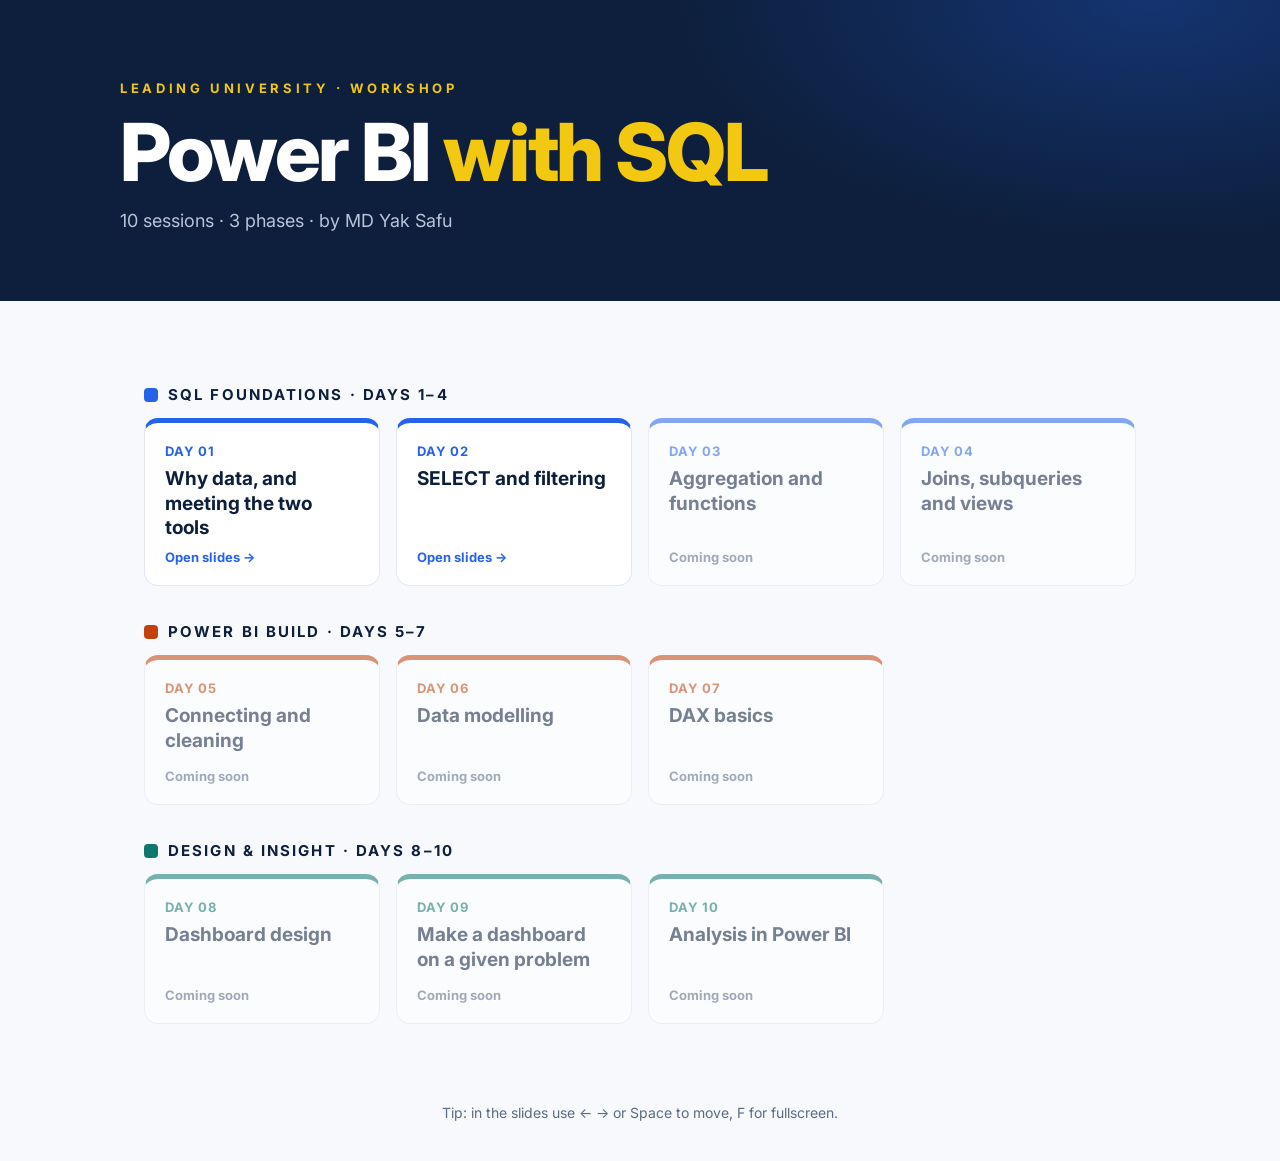
<file: index.html>
<!doctype html>
<html lang="en">
<head>
<meta charset="utf-8">
<meta name="viewport" content="width=device-width, initial-scale=1">
<title>Power BI with SQL — Workshop Slides</title>
<link rel="preconnect" href="https://fonts.googleapis.com">
<link rel="preconnect" href="https://fonts.gstatic.com" crossorigin>
<link href="https://fonts.googleapis.com/css2?family=Inter:wght@400;500;600;700;800&display=swap" rel="stylesheet">
<style>
  :root { --navy:#0D1F3C; --yellow:#F2C811; --blue:#2563EB; --orange:#C2410C; --teal:#0F766E; --muted:#5B6B82; --line:#E3E8F0; }
  * { box-sizing: border-box; margin: 0; padding: 0; }
  body { font-family: "Inter", system-ui, sans-serif; background: #F7F9FC; color: var(--navy); -webkit-font-smoothing: antialiased; }
  header { background: radial-gradient(800px 400px at 90% 0%, rgba(37,99,235,.3), transparent 60%), var(--navy); color: #fff; padding: 80px 24px 70px; }
  .wrap { max-width: 1040px; margin: 0 auto; }
  .kicker { font-size: 13px; font-weight: 700; letter-spacing: .28em; text-transform: uppercase; color: var(--yellow); }
  h1 { font-size: clamp(44px, 8vw, 80px); line-height: 1; font-weight: 800; letter-spacing: -.03em; margin-top: 16px; }
  h1 span { color: var(--yellow); }
  header p { color: #B8C4D9; margin-top: 18px; font-size: 18px; }
  main { padding: 48px 24px 80px; }
  .phase { margin-top: 36px; }
  .phase h2 { font-size: 15px; letter-spacing: .14em; text-transform: uppercase; display: flex; align-items: center; gap: 10px; }
  .phase h2::before { content: ""; width: 14px; height: 14px; border-radius: 4px; background: var(--c); }
  .grid { display: grid; grid-template-columns: repeat(auto-fill, minmax(230px, 1fr)); gap: 16px; margin-top: 14px; }
  .day { background: #fff; border: 1px solid var(--line); border-top: 5px solid var(--c); border-radius: 14px; padding: 20px; text-decoration: none; color: inherit; display: flex; flex-direction: column; gap: 8px; min-height: 150px; transition: transform .2s, box-shadow .2s; }
  a.day:hover { transform: translateY(-4px); box-shadow: 0 14px 30px rgba(13,31,60,.12); }
  .day b { font-size: 13px; color: var(--c); letter-spacing: .06em; }
  .day h3 { font-size: 19px; line-height: 1.3; }
  .day .st { margin-top: auto; font-size: 13px; font-weight: 700; }
  a.day .st { color: var(--blue); }
  .day.soon { opacity: .55; }
  .day.soon .st { color: var(--muted); }
  footer { text-align: center; color: var(--muted); font-size: 14px; padding: 0 24px 40px; }
</style>
</head>
<body>
<header>
  <div class="wrap">
    <div class="kicker">Leading University · Workshop</div>
    <h1>Power BI <span>with SQL</span></h1>
    <p>10 sessions · 3 phases · by MD Yak Safu</p>
  </div>
</header>
<main class="wrap">
  <section class="phase" style="--c:var(--blue)">
    <h2>SQL foundations · Days 1–4</h2>
    <div class="grid">
      <a class="day" href="day-01/"><b>DAY 01</b><h3>Why data, and meeting the two tools</h3><span class="st">Open slides →</span></a>
      <a class="day" href="day-02/"><b>DAY 02</b><h3>SELECT and filtering</h3><span class="st">Open slides →</span></a>
      <div class="day soon"><b>DAY 03</b><h3>Aggregation and functions</h3><span class="st">Coming soon</span></div>
      <div class="day soon"><b>DAY 04</b><h3>Joins, subqueries and views</h3><span class="st">Coming soon</span></div>
    </div>
  </section>
  <section class="phase" style="--c:var(--orange)">
    <h2>Power BI build · Days 5–7</h2>
    <div class="grid">
      <div class="day soon"><b>DAY 05</b><h3>Connecting and cleaning</h3><span class="st">Coming soon</span></div>
      <div class="day soon"><b>DAY 06</b><h3>Data modelling</h3><span class="st">Coming soon</span></div>
      <div class="day soon"><b>DAY 07</b><h3>DAX basics</h3><span class="st">Coming soon</span></div>
    </div>
  </section>
  <section class="phase" style="--c:var(--teal)">
    <h2>Design &amp; insight · Days 8–10</h2>
    <div class="grid">
      <div class="day soon"><b>DAY 08</b><h3>Dashboard design</h3><span class="st">Coming soon</span></div>
      <div class="day soon"><b>DAY 09</b><h3>Make a dashboard on a given problem</h3><span class="st">Coming soon</span></div>
      <div class="day soon"><b>DAY 10</b><h3>Analysis in Power BI</h3><span class="st">Coming soon</span></div>
    </div>
  </section>
</main>
<footer>Tip: in the slides use ← → or Space to move, F for fullscreen.</footer>
</body>
</html>
</file>
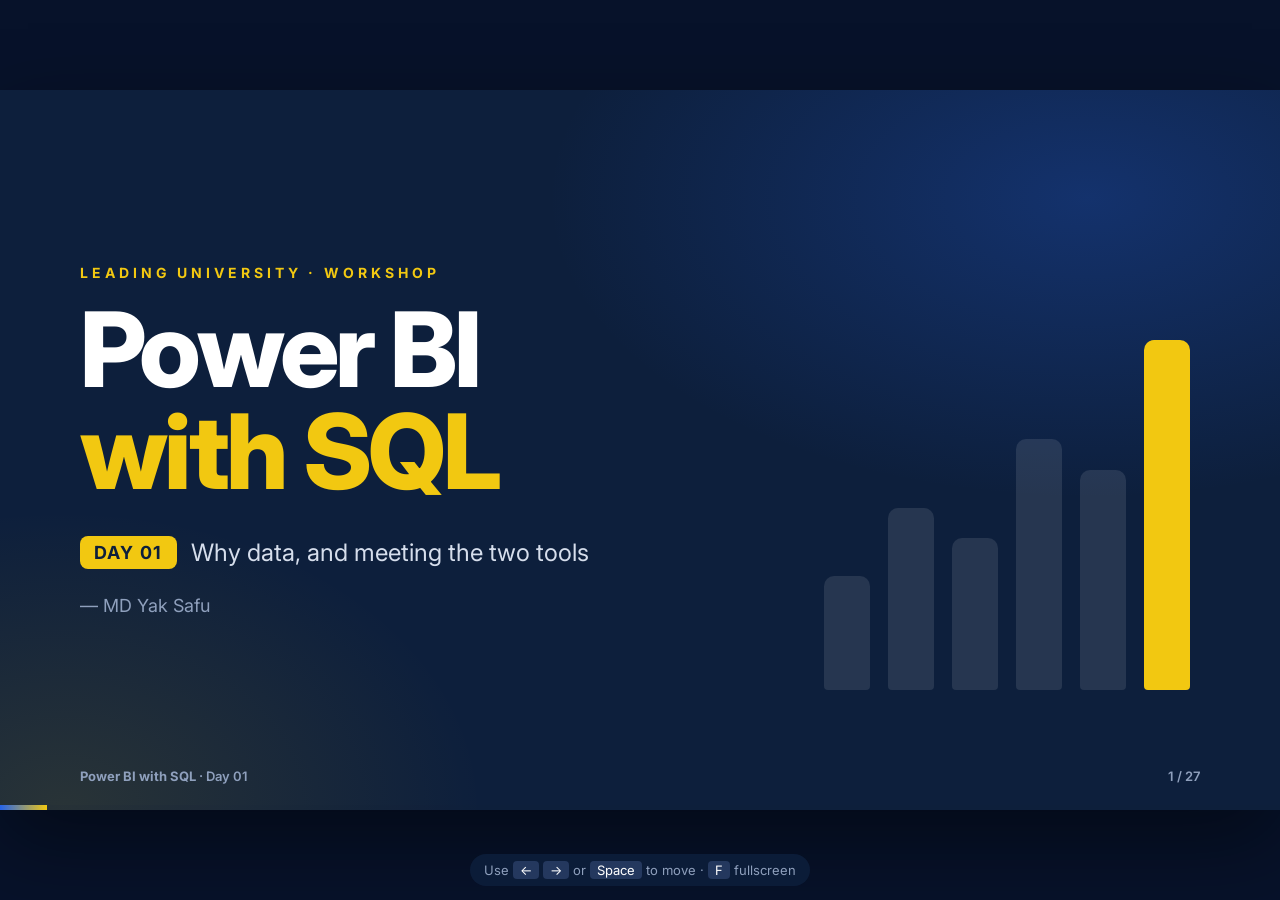
<file: day-01/index.html>
<!doctype html>
<html lang="en">
<head>
<meta charset="utf-8">
<meta name="viewport" content="width=device-width, initial-scale=1">
<title>Day 01 · Why data, and meeting the two tools — Power BI with SQL</title>
<link rel="preconnect" href="https://fonts.googleapis.com">
<link rel="preconnect" href="https://fonts.gstatic.com" crossorigin>
<link href="https://fonts.googleapis.com/css2?family=Inter:wght@400;500;600;700;800&family=JetBrains+Mono:wght@400;700&display=swap" rel="stylesheet">
<link rel="stylesheet" href="../assets/deck.css">
<style>
  /* ---------- Day 01 specific styles ---------- */

  /* Title slide */
  .title-wrap { flex: 1; display: flex; flex-direction: column; justify-content: center; position: relative; z-index: 2; }
  .title-wrap .day-tag { display: inline-flex; align-items: center; gap: 14px; margin-top: 34px; font-size: 24px; color: #D6DEEC; }
  .title-wrap .day-tag b { background: var(--yellow); color: var(--navy); padding: 6px 14px; border-radius: 8px; font-size: 18px; letter-spacing: .08em; }
  .author { margin-top: 26px; font-size: 18px; color: #8FA0BD; }
  .deco-bars { position: absolute; right: 90px; bottom: 120px; display: flex; align-items: flex-end; gap: 18px; height: 380px; z-index: 1; }
  .deco-bars i { width: 46px; border-radius: 10px 10px 4px 4px; background: rgba(255,255,255,.1); transform-origin: bottom; display: block; }
  .deco-bars i:last-child { background: var(--yellow); }
  .active .deco-bars i { animation: grow 1.1s var(--ease) both; animation-delay: calc(var(--i) * 120ms + 300ms); }

  /* Roadmap */
  .phases { display: grid; grid-template-columns: repeat(3, 1fr); gap: 22px; width: 100%; }
  .phase { border-radius: 18px; padding: 22px; background: #fff; border: 1px solid var(--line); }
  .phase h3 { font-size: 20px; }
  .phase .days { font-size: 14px; color: var(--muted); font-weight: 600; margin-bottom: 14px; }
  .phase.sql { border-top: 6px solid var(--blue); }
  .phase.pbi { border-top: 6px solid var(--orange); }
  .phase.des { border-top: 6px solid var(--teal); }
  .dayrow { display: flex; gap: 12px; align-items: center; padding: 9px 0; border-top: 1px solid var(--line); font-size: 16px; }
  .dayrow b { font-size: 13px; width: 52px; flex: none; }
  .sql .dayrow b { color: var(--blue); } .pbi .dayrow b { color: var(--orange); } .des .dayrow b { color: var(--teal); }
  .dayrow.now { background: var(--yellow-l); margin: 0 -12px; padding: 9px 12px; border-radius: 10px; border-top-color: transparent; font-weight: 700; }
  .here { margin-left: auto; font-size: 11px; font-weight: 800; background: var(--yellow); color: var(--navy); padding: 3px 8px; border-radius: 999px; white-space: nowrap; }
  .active .here { animation: pulse 1.8s ease-out 1.4s infinite; }

  /* Agenda */
  .agenda { display: grid; grid-template-columns: repeat(4, 1fr); gap: 18px; width: 100%; }
  .agenda .card { padding: 22px; display: flex; flex-direction: column; gap: 14px; min-height: 160px; }
  .agenda .n { font-size: 14px; font-weight: 800; color: var(--blue); }
  .agenda .t { font-size: 20px; font-weight: 700; line-height: 1.25; }
  .agenda .part2 .n { color: var(--orange); }
  .agenda .part2 .badge { background: var(--orange-l); }
  .legend-row { display: flex; gap: 22px; margin-top: 18px; font-size: 15px; color: var(--muted); font-weight: 600; }
  .legend-row span::before { content: ""; display: inline-block; width: 12px; height: 12px; border-radius: 3px; margin-right: 8px; vertical-align: -1px; background: var(--blue); }
  .legend-row span.o::before { background: var(--orange); }

  /* Why data chain */
  .chain { display: flex; align-items: stretch; gap: 0; width: 100%; }
  .chain .card { flex: 1; text-align: center; padding: 30px 24px; }
  .chain .badge { margin: 0 auto 16px; width: 72px; height: 72px; font-size: 36px; border-radius: 20px; }
  .chain .ex { margin-top: 14px; font-size: 18px; color: var(--muted); line-height: 1.45; }
  .chain .ex b { color: var(--ink); }
  .chain .arrow { width: 70px; display: grid; place-items: center; font-size: 34px; color: var(--blue); }
  .chain .card.final { background: var(--navy); color: #fff; border: none; }
  .chain .card.final .ex { color: #B8C4D9; } .chain .card.final .ex b { color: var(--yellow); }
  .chain .card.final .badge { background: rgba(242,200,17,.18); }

  /* Section divider */
  .section { flex: 1; display: flex; flex-direction: column; justify-content: center; }
  .section .big-num { font-size: 200px; font-weight: 800; line-height: .9; color: transparent; -webkit-text-stroke: 2px rgba(242,200,17,.55); }
  .section h2 { font-size: 72px; }
  .section .topics { display: flex; gap: 12px; margin-top: 30px; flex-wrap: wrap; }
  .section .topics span { border: 1px solid #2E4470; color: #D6DEEC; padding: 10px 18px; border-radius: 999px; font-size: 18px; }

  /* Database vs Excel */
  .vs { display: grid; grid-template-columns: 1fr 90px 1fr; width: 100%; align-items: stretch; }
  .vs .card { padding: 30px 34px; }
  .vs .head { display: flex; align-items: center; gap: 16px; margin-bottom: 18px; }
  .vs .head h3 { font-size: 28px; }
  .vs ul { list-style: none; display: flex; flex-direction: column; gap: 14px; }
  .vs li { font-size: 20px; display: flex; gap: 12px; align-items: baseline; }
  .vs li::before { font-weight: 800; flex: none; }
  .vs .xl li::before { content: "•"; color: var(--muted); }
  .vs .db li::before { content: "✓"; color: var(--ok); }
  .vs .xl .badge { background: #E7F6EC; }
  .vs .db { border: 2px solid var(--blue); }
  .vs .mid { display: grid; place-items: center; font-weight: 800; font-size: 22px; color: var(--muted); }
  .quote { margin-top: 26px; text-align: center; font-size: 24px; font-weight: 600; }
  .quote b { background: var(--yellow-l); padding: 2px 8px; border-radius: 6px; }

  /* Compact tables used across the Excel vs Database slides */
  .tbl.sm { font-size: 17px; }
  .tbl.sm th { font-size: 14px; padding: 9px 16px; }
  .tbl.sm td { padding: 8px 16px; }
  .tbl.sm td.num { font-size: 16px; }
  .tbl td.sid { background: var(--blue-l); color: var(--blue); font-weight: 700; }
  .tbl td.cid { background: var(--yellow-l); font-weight: 700; }

  /* What is Excel */
  .xl-grid-wrap { display: grid; grid-template-columns: 1.35fr 1fr; gap: 40px; width: 100%; align-items: center; }
  .sheet { background: #fff; border: 1px solid var(--line); border-radius: 14px; overflow: hidden; box-shadow: 0 16px 40px rgba(13,31,60,.1); }
  .sheet .fxbar { display: flex; align-items: center; gap: 12px; padding: 10px 14px; border-bottom: 1px solid var(--line); background: #F3F6FA; }
  .sheet .fxbar i { font-style: italic; font-weight: 700; color: var(--muted); font-family: Georgia, serif; }
  .sheet .fxbar code { font-size: 17px; background: #fff; border: 1px solid var(--line); padding: 4px 10px; border-radius: 6px; flex: 1; }
  .sheet table { border-collapse: collapse; width: 100%; font-size: 17px; }
  .sheet th { background: #EEF2F7; color: var(--muted); font-weight: 600; font-size: 13px; padding: 6px 10px; border: 1px solid var(--line); }
  .sheet td { padding: 8px 14px; border: 1px solid var(--line); white-space: nowrap; }
  .sheet td.h { font-weight: 700; background: #E7F6EC; }
  .sheet td.cellhl { position: relative; }
  .active .sheet td.cellhl { animation: cellOn .5s var(--ease) 1.2s both; }
  @keyframes cellOn { to { outline: 3px solid #16A34A; outline-offset: -3px; background: #ECFDF3; font-weight: 800; } }
  .sheet td.fx { color: #16A34A; font-family: "JetBrains Mono", Consolas, monospace; font-size: 15px; }
  .sheet tr.dots td, .sheet tr.dots th { color: var(--muted); padding: 2px 10px; }
  .cell-note { display: flex; gap: 10px; margin-top: 14px; flex-wrap: wrap; }
  .cell-note span { font-size: 15px; background: #fff; border: 1px solid var(--line); border-radius: 999px; padding: 6px 14px; }
  .cell-note b { color: #16A34A; }
  .feat { display: flex; flex-direction: column; gap: 10px; }
  .feat .card { display: flex; gap: 14px; align-items: center; padding: 12px 18px; }
  .feat .badge { width: 42px; height: 42px; font-size: 21px; background: #E7F6EC; }
  .feat h3 { font-size: 19px; }
  .feat p { font-size: 15px; color: var(--muted); margin-top: 2px; }

  /* What is a database */
  .three { display: flex; justify-content: space-between; align-items: flex-start; width: 100%; gap: 20px; }
  .three .link-word { align-self: center; font-size: 30px; color: var(--blue); font-weight: 800; }
  .db-note { margin-top: 22px; display: flex; gap: 14px; }
  .db-note .card { padding: 14px 20px; font-size: 18px; flex: 1; }

  /* Comparison table */
  .cmp { width: 100%; font-size: 19px; }
  .cmp.tbl.sm td { padding: 10px 18px; }
  .cmp td:first-child { font-weight: 700; color: var(--navy); width: 22%; }
  .cmp td:last-child { background: var(--blue-l); }
  .cmp th:last-child { background: var(--blue); }
  .cmp td { white-space: normal; }

  /* Redundancy */
  .redund { display: grid; grid-template-columns: 1fr 1fr; gap: 48px; width: 100%; align-items: start; }
  .redund h3 { margin-bottom: 10px; font-size: 21px; }
  .swap { display: inline-grid; }
  .swap > span { grid-area: 1 / 1; }
  .swap .new { opacity: 0; color: var(--bad); font-weight: 800; }
  .active .swap .old { animation: fade .4s 2.2s reverse both; }
  .active .swap .new { animation: fade .4s 2.4s both; }
  .active td.chgcell { animation: badcell .4s 2.2s both; }
  @keyframes badcell { to { background: #FEF2F2; } }
  .warn { margin-top: 12px; color: var(--bad); font-weight: 700; font-size: 17px; }
  .good { margin-top: 12px; color: var(--ok); font-weight: 700; font-size: 17px; }
  .stack-tbls { display: flex; gap: 18px; align-items: flex-start; }

  /* Many users */
  .users { display: grid; grid-template-columns: repeat(4, 1fr); gap: 18px; width: 100%; }
  .users .card { text-align: center; padding: 18px 16px; }
  .users .badge { margin: 0 auto 10px; }
  .users p { font-size: 16px; color: var(--muted); margin-top: 4px; }
  .flow-down { display: grid; grid-template-columns: repeat(4, 1fr); gap: 18px; width: 100%; height: 44px; }
  .flow-down i { justify-self: center; width: 3px; height: 100%; background: repeating-linear-gradient(to bottom, var(--blue) 0 6px, transparent 6px 12px); display: block; }
  .dbms-bar { width: 100%; background: var(--navy); color: #fff; border-radius: 18px; padding: 18px 26px; display: flex; align-items: center; gap: 18px; }
  .dbms-bar .badge { background: rgba(242,200,17,.18); }
  .dbms-bar p { color: #B8C4D9; font-size: 17px; margin-top: 2px; }
  .dbms-bar .tables { margin-left: auto; display: flex; gap: 8px; }
  .dbms-bar .tables span { background: #1D3461; color: #D6DEEC; font-size: 14px; padding: 6px 12px; border-radius: 8px; font-weight: 600; }

  /* DBMS vs Database */
  .dbms-grid { display: grid; grid-template-columns: 1fr 1fr; gap: 44px; width: 100%; align-items: center; }
  .stack { display: flex; flex-direction: column; align-items: stretch; gap: 0; }
  .stack .layer { border-radius: 16px; padding: 14px 20px; display: flex; align-items: center; gap: 14px; }
  .stack .layer h3 { font-size: 19px; }
  .stack .layer p { font-size: 15px; color: var(--muted); }
  .stack .down { text-align: center; font-size: 14px; font-weight: 700; color: var(--blue); padding: 6px 0; }
  .layer.app { background: #fff; border: 1px solid var(--line); }
  .layer.dbms { background: var(--navy); color: #fff; }
  .layer.dbms p { color: #B8C4D9; }
  .layer.store { background: var(--blue-l); border: 2px solid var(--blue); }
  .layer .chips { display: flex; gap: 6px; flex-wrap: wrap; margin-top: 6px; }
  .layer .chips span { font-size: 12px; font-weight: 700; background: #1D3461; color: #fff; padding: 3px 9px; border-radius: 999px; }
  .layer .chips span.us { background: var(--yellow); color: var(--navy); }

  /* ACID */
  .acid-grid { display: grid; grid-template-columns: 1.05fr 1fr; gap: 40px; width: 100%; align-items: center; }
  .transfer { display: flex; align-items: center; gap: 14px; }
  .acct { flex: 1; text-align: center; padding: 18px; }
  .acct small { color: var(--muted); font-weight: 600; font-size: 14px; }
  .acct div { font-size: 30px; font-weight: 800; margin-top: 4px; font-family: "JetBrains Mono", Consolas, monospace; }
  .coin-lane { width: 110px; height: 40px; position: relative; }
  .coin-lane::before { content: ""; position: absolute; left: 0; right: 0; top: 50%; border-top: 3px dashed #C5CFDE; }
  .coin-lane b { position: absolute; top: 4px; left: 0; background: var(--yellow); color: var(--navy); font-size: 13px; padding: 6px 8px; border-radius: 999px; white-space: nowrap; }
  .active .coin-lane b { animation: coin 2.4s var(--ease) 1.2s infinite; }
  @keyframes coin { 0% { left: -10px; opacity: 0; } 15% { opacity: 1; } 80% { opacity: 1; } 100% { left: 60px; opacity: 0; } }
  .tsteps { margin-top: 18px; display: flex; flex-direction: column; gap: 10px; }
  .tsteps .card { padding: 12px 18px; font-size: 18px; display: flex; gap: 12px; align-items: center; }
  .tsteps .card.fail { background: #FEF2F2; border-color: #FECACA; color: var(--bad); font-weight: 700; }
  .acid { display: grid; grid-template-columns: 1fr 1fr; gap: 14px; }
  .acid .card { padding: 16px 18px; }
  .acid .L { font-size: 34px; font-weight: 800; color: var(--blue); line-height: 1; }
  .acid h3 { font-size: 18px; margin-top: 6px; }
  .acid p { font-size: 15px; color: var(--muted); margin-top: 4px; line-height: 1.4; }

  /* When to use which */
  .vs.use li { font-size: 19px; }
  .teamwork { margin-top: 22px; display: flex; align-items: center; justify-content: center; gap: 14px; font-size: 19px; font-weight: 600; }
  .teamwork span { background: #fff; border: 1px solid var(--line); padding: 8px 16px; border-radius: 12px; }
  .teamwork i { font-style: normal; color: var(--blue); font-weight: 800; }

  /* Table / row / column */
  .legend { display: flex; flex-direction: column; gap: 18px; flex: 1; }
  .legend .item { display: flex; gap: 18px; align-items: center; }
  .legend .sw { width: 54px; height: 54px; border-radius: 14px; flex: none; display: grid; place-items: center; font-weight: 800; font-size: 13px; }
  .legend .item p { font-size: 18px; color: var(--muted); margin-top: 3px; }
  .sw.t { border: 3px solid var(--navy); }
  .sw.r { background: var(--yellow-l); border: 3px solid var(--yellow); }
  .sw.c { background: var(--blue-l); border: 3px solid var(--blue); }
  .active .tbl.demo { animation: outline 0.6s var(--ease) 600ms both; }
  @keyframes outline { from { box-shadow: 0 0 0 0 var(--navy); } to { box-shadow: 0 0 0 4px var(--navy), 0 10px 30px rgba(13,31,60,.1); } }
  .active .hl-row td { animation: rowhl .6s var(--ease) 1.5s both; }
  @keyframes rowhl { to { background: var(--yellow-l); } }
  .active .hl-col { animation: colhl .6s var(--ease) 2.4s both; }
  @keyframes colhl { to { background: var(--blue-l); color: var(--blue); font-weight: 700; } }
  th.hl-col { animation-name: colhlh !important; }
  @keyframes colhlh { to { background: var(--blue); } }

  /* Primary key */
  .active .pk-col { animation: pkhl .6s var(--ease) 900ms both; }
  @keyframes pkhl { to { background: var(--yellow-l); font-weight: 800; } }
  .bad-row td { color: var(--bad); background: #FEF2F2; text-decoration: line-through; }
  .bad-row { opacity: 0; }
  .active .bad-row { animation: fade .4s 2.6s both; }
  .active .bad-row td:first-child { animation: shake .5s 3s both; }
  .bad-note { color: var(--bad); font-weight: 700; font-size: 17px; }
  .rules { display: flex; flex-direction: column; gap: 16px; flex: 1; }
  .rules .card { display: flex; gap: 18px; align-items: center; padding: 20px 24px; }
  .rules .badge { background: var(--yellow-l); }
  .rules p { font-size: 17px; color: var(--muted); margin-top: 3px; }

  /* Foreign key */
  .fk-area { position: relative; width: 100%; display: flex; justify-content: space-between; align-items: flex-start; }
  .fk-area svg { position: absolute; inset: 0; width: 100%; height: 100%; pointer-events: none; overflow: visible; }
  .fk-area path { fill: none; stroke: var(--blue); stroke-width: 3; stroke-linecap: round; }
  .fk-area circle { fill: var(--blue); }
  .fk-area .tbl td.pkc { background: var(--yellow-l); font-weight: 700; }
  .fk-area .tbl td.fkc { background: var(--blue-l); font-weight: 700; color: var(--blue); }
  .fk-note { margin-top: 26px; display: flex; gap: 16px; align-items: center; font-size: 20px; }
  .fk-note .card { padding: 14px 22px; font-size: 19px; }

  /* Pipeline */
  .pipe { display: flex; align-items: flex-start; width: 100%; }
  .node { width: 170px; flex: none; text-align: center; }
  .node .circle { width: 112px; height: 112px; border-radius: 50%; margin: 0 auto; display: grid; place-items: center; font-size: 46px; background: #fff; border: 3px solid var(--line); box-shadow: 0 10px 30px rgba(13,31,60,.08); }
  .node h3 { margin-top: 16px; font-size: 21px; }
  .node p { font-size: 16px; color: var(--muted); margin-top: 6px; line-height: 1.4; }
  .node.sqln .circle { border-color: var(--blue); background: var(--blue-l); }
  .node.pbin .circle { border-color: var(--yellow); background: var(--yellow-l); }
  .node.dec .circle { background: var(--navy); border-color: var(--navy); }
  .link { flex: 1; height: 112px; position: relative; }
  .link::before { content: ""; position: absolute; left: 6px; right: 6px; top: 50%; border-top: 3px dashed #C5CFDE; }
  .link i { position: absolute; top: calc(50% - 7px); left: 6px; width: 14px; height: 14px; border-radius: 50%; background: var(--blue); }
  .active .link i { animation: travel 2.2s linear infinite; animation-delay: calc(var(--i) * 300ms + 1.4s); }
  @keyframes travel { 0% { left: 6px; opacity: 0; } 15% { opacity: 1; } 85% { opacity: 1; } 100% { left: calc(100% - 20px); opacity: 0; } }
  .tag { display: inline-block; margin-top: 10px; font-size: 13px; font-weight: 800; padding: 4px 10px; border-radius: 999px; }
  .tag.s { background: var(--blue); color: #fff; } .tag.p { background: var(--yellow); color: var(--navy); }

  /* SQL */
  .sql-grid { display: grid; grid-template-columns: 1.25fr 1fr; gap: 40px; width: 100%; align-items: center; }
  .code .line { display: flex; justify-content: space-between; align-items: baseline; gap: 24px; }
  .code .ann { font-family: "Inter", sans-serif; font-size: 16px; color: #8FA0BD; white-space: nowrap; }
  .code .ann b { color: var(--yellow); }
  .caret { display: inline-block; width: 12px; height: 28px; background: var(--yellow); vertical-align: -5px; margin-left: 4px; }
  .active .caret { animation: blink 1s steps(1) infinite; }
  @keyframes blink { 50% { opacity: 0; } }
  .result-label { font-size: 14px; font-weight: 700; letter-spacing: .16em; text-transform: uppercase; color: var(--ok); }

  /* Power BI dashboard mock */
  .pbi-grid { display: grid; grid-template-columns: 1fr 1.45fr; gap: 44px; width: 100%; align-items: center; }
  .steps { display: flex; flex-direction: column; gap: 14px; margin-top: 26px; }
  .steps .card { display: flex; gap: 16px; align-items: center; padding: 16px 20px; }
  .steps .badge { width: 44px; height: 44px; font-size: 22px; background: var(--yellow-l); }
  .steps p { font-size: 16px; color: var(--muted); }
  .win { background: #fff; border-radius: 18px; border: 1px solid var(--line); box-shadow: 0 24px 50px rgba(13,31,60,.14); overflow: hidden; }
  .win-bar { background: var(--navy); color: #fff; font-size: 13px; padding: 10px 16px; display: flex; gap: 8px; align-items: center; }
  .win-bar i { width: 10px; height: 10px; border-radius: 50%; background: #334766; display: block; }
  .win-bar span { margin-left: 10px; color: #B8C4D9; }
  .win-body { padding: 18px; display: grid; gap: 14px; }
  .kpis { display: grid; grid-template-columns: repeat(3, 1fr); gap: 12px; }
  .kpi { border: 1px solid var(--line); border-radius: 12px; padding: 12px 14px; }
  .kpi small { font-size: 12px; color: var(--muted); font-weight: 600; }
  .kpi div { font-size: 28px; font-weight: 800; margin-top: 2px; }
  .charts { display: grid; grid-template-columns: 1.3fr 1fr; gap: 12px; }
  .chart { border: 1px solid var(--line); border-radius: 12px; padding: 12px 14px; }
  .chart small { font-size: 12px; color: var(--muted); font-weight: 600; }
  .bars { display: flex; align-items: flex-end; gap: 10px; height: 150px; margin-top: 10px; }
  .bars div { flex: 1; display: flex; flex-direction: column; align-items: center; gap: 6px; height: 100%; justify-content: flex-end; }
  .bars i { width: 100%; background: var(--blue); border-radius: 5px 5px 2px 2px; display: block; transform-origin: bottom; transform: scaleY(0); }
  .bars i.top { background: var(--yellow); }
  .bars span { font-size: 11px; color: var(--muted); }
  .active .bars i { animation: grow .9s var(--ease) both; animation-delay: calc(var(--i) * 110ms + 900ms); }
  .spark { width: 100%; height: 150px; margin-top: 10px; }
  .spark path.ln { fill: none; stroke: var(--blue); stroke-width: 3; stroke-dasharray: 400; stroke-dashoffset: 400; }
  .spark path.ar { fill: rgba(37,99,235,.08); opacity: 0; }
  .active .spark path.ln { animation: draw 1.6s var(--ease) 1.4s forwards; }
  .active .spark path.ar { animation: fade 1s 2.4s forwards; }

  /* Three windows */
  .windows { display: grid; grid-template-columns: 120px repeat(3, 1fr); gap: 22px; width: 100%; align-items: stretch; }
  .sidebar { background: var(--navy); border-radius: 18px; display: flex; flex-direction: column; align-items: center; gap: 22px; padding: 26px 0; }
  .sidebar small { color: #8FA0BD; font-size: 11px; font-weight: 700; letter-spacing: .1em; }
  .sidebar .ico { width: 58px; height: 58px; border-radius: 14px; display: grid; place-items: center; background: #1D3461; position: relative; }
  .sidebar .ico svg { width: 30px; height: 30px; stroke: #fff; fill: none; stroke-width: 2; }
  .sidebar .ico b { position: absolute; top: -7px; right: -7px; background: var(--yellow); color: var(--navy); font-size: 12px; width: 22px; height: 22px; border-radius: 50%; display: grid; place-items: center; }
  .active .sidebar .ico { animation: icoOn 6s infinite; animation-delay: calc(var(--i) * 2s + 1.5s); }
  @keyframes icoOn { 0%, 30% { background: var(--yellow); } 34%, 100% { background: #1D3461; } }
  .wcard { padding: 22px; display: flex; flex-direction: column; gap: 12px; }
  .wcard .num { font-size: 13px; font-weight: 800; color: var(--navy); background: var(--yellow); width: 26px; height: 26px; border-radius: 50%; display: grid; place-items: center; }
  .wcard .mock { height: 150px; border-radius: 12px; background: var(--bg); border: 1px solid var(--line); display: grid; place-items: center; }
  .wcard .mock svg { width: 82%; height: 80%; }
  .wcard h3 { font-size: 22px; }
  .wcard p { font-size: 17px; color: var(--muted); line-height: 1.45; }

  /* Quiz */
  .quiz { display: grid; grid-template-columns: 1fr 1fr; gap: 20px; width: 100%; }
  .quiz .card { padding: 24px 26px; }
  .quiz .q { font-size: 20px; font-weight: 700; display: flex; gap: 12px; line-height: 1.35; }
  .quiz .q span { color: var(--blue); flex: none; }
  .quiz .ans { margin-top: 14px; font-size: 19px; color: var(--ok); font-weight: 600; padding: 10px 14px; background: #ECFDF3; border-radius: 10px; }

  /* Recap */
  .recap { display: grid; grid-template-columns: 1fr 1fr; gap: 20px; width: 100%; }
  .recap .card { display: flex; gap: 20px; align-items: center; padding: 24px; }
  .recap p { font-size: 19px; line-height: 1.4; }
  .recap p b { color: var(--blue); }

  /* Install commands */
  .install { display: grid; grid-template-columns: repeat(3, 1fr); gap: 20px; width: 100%; }
  .install .card { padding: 22px 22px 20px; display: flex; flex-direction: column; gap: 12px; }
  .install .head { display: flex; align-items: center; gap: 14px; }
  .install .head h3 { font-size: 21px; line-height: 1.2; }
  .install .head small { display: block; font-size: 14px; color: var(--muted); font-weight: 600; margin-top: 2px; }
  .install .card.sv { border-top: 6px solid var(--blue); }
  .install .card.ss { border-top: 6px solid var(--teal); }
  .install .card.pb { border-top: 6px solid var(--yellow); }
  .install .card.ss .badge { background: var(--teal-l); }
  .install .card.pb .badge { background: var(--yellow-l); }
  .install .cmd { background: var(--navy); color: #E6EDF7; border-radius: 12px; padding: 14px 16px; font-family: "JetBrains Mono", Consolas, monospace; font-size: 13.5px; line-height: 1.6; }
  .install .cmd .str { display: block; white-space: nowrap; }
  .install .cmd .p { color: #8FA0BD; user-select: none; }
  .install .cmd .kw { color: #60A5FA; font-weight: 700; }
  .install .cmd .str { color: var(--yellow); }
  .install .cmd .p { margin-right: 2px; }
  .install p { font-size: 15px; color: var(--muted); line-height: 1.45; }
  .install-tip { margin-top: 18px; display: flex; gap: 14px; width: 100%; }
  .install-tip .card { padding: 14px 18px; font-size: 16px; line-height: 1.6; }
  .install-tip .card:first-child { flex: none; }
  .install-tip .card:last-child { flex: 1; }
  .install-tip .card.pdf { flex: none; text-decoration: none; color: #fff; background: var(--blue); border-color: var(--blue); white-space: nowrap; }
  .install-tip .card.pdf:hover { background: #1D4ED8; }
  .install-tip code { background: var(--blue-l); color: var(--blue); padding: 2px 8px; border-radius: 6px; font-size: 14px; white-space: nowrap; }

  /* Closing */
  .closing { flex: 1; display: grid; grid-template-columns: 1.2fr 1fr; gap: 50px; align-items: center; }
  .next-card { background: rgba(255,255,255,.06); border: 1px solid #2E4470; border-radius: 20px; padding: 30px; }
  .next-card h3 { font-size: 26px; margin-top: 10px; }
  .next-card ul { list-style: none; margin-top: 16px; display: flex; flex-direction: column; gap: 12px; }
  .next-card li { color: #D6DEEC; font-size: 19px; display: flex; gap: 12px; }
  .next-card li::before { content: "→"; color: var(--yellow); font-weight: 800; }
  .floaty { animation: float 4s ease-in-out infinite; display: inline-block; }
</style>
</head>
<body>
<div class="deck">
<div class="stage" data-label="Day 01">

  <!-- 1 · Title -->
  <section class="slide dark">
    <div class="deco-bars" aria-hidden="true">
      <i style="--i:0;height:30%"></i><i style="--i:1;height:48%"></i><i style="--i:2;height:40%"></i>
      <i style="--i:3;height:66%"></i><i style="--i:4;height:58%"></i><i style="--i:5;height:92%"></i>
    </div>
    <div class="title-wrap">
      <div class="kicker a" style="--i:0">Leading University · Workshop</div>
      <h1 class="a" style="--i:1;margin-top:18px">Power BI<br><span class="hl">with SQL</span></h1>
      <div class="day-tag a" style="--i:3"><b>DAY 01</b> Why data, and meeting the two tools</div>
      <div class="author a" style="--i:4">— MD Yak Safu</div>
    </div>
  </section>

  <!-- 2 · Course roadmap -->
  <section class="slide">
    <div class="kicker a" style="--i:0">The journey</div>
    <h2 class="a" style="--i:1">10 days. 3 phases. One skill set.</h2>
    <div class="body">
      <div class="phases">
        <div class="phase sql a" style="--i:2">
          <h3>SQL foundations</h3><div class="days">Days 1–4</div>
          <div class="dayrow now"><b>DAY 01</b> Why data &amp; the two tools <span class="here">YOU ARE HERE</span></div>
          <div class="dayrow"><b>DAY 02</b> SELECT &amp; filtering</div>
          <div class="dayrow"><b>DAY 03</b> Aggregation &amp; functions</div>
          <div class="dayrow"><b>DAY 04</b> Joins, subqueries &amp; views</div>
        </div>
        <div class="phase pbi a" style="--i:3">
          <h3>Power BI build</h3><div class="days">Days 5–7</div>
          <div class="dayrow"><b>DAY 05</b> Connecting &amp; cleaning</div>
          <div class="dayrow"><b>DAY 06</b> Data modelling</div>
          <div class="dayrow"><b>DAY 07</b> DAX basics</div>
        </div>
        <div class="phase des a" style="--i:4">
          <h3>Design &amp; insight</h3><div class="days">Days 8–10</div>
          <div class="dayrow"><b>DAY 08</b> Dashboard design</div>
          <div class="dayrow"><b>DAY 09</b> Build on a given problem</div>
          <div class="dayrow"><b>DAY 10</b> Analysis in Power BI</div>
        </div>
      </div>
    </div>
  </section>

  <!-- 3 · Today's plan -->
  <section class="slide">
    <div class="kicker a" style="--i:0">Today's plan</div>
    <h2 class="a" style="--i:1">8 small ideas, one big picture</h2>
    <div class="body" style="flex-direction:column;align-items:stretch;justify-content:center;gap:0">
      <div class="agenda">
        <div class="card a pop" style="--i:2"><div class="badge">🗂️</div><div class="n">01</div><div class="t">Database vs Excel</div></div>
        <div class="card a pop" style="--i:3"><div class="badge">🧱</div><div class="n">02</div><div class="t">Table, row, column</div></div>
        <div class="card a pop" style="--i:4"><div class="badge">🔑</div><div class="n">03</div><div class="t">Primary key</div></div>
        <div class="card a pop" style="--i:5"><div class="badge">🔗</div><div class="n">04</div><div class="t">Foreign key</div></div>
        <div class="card part2 a pop" style="--i:6"><div class="badge">🚚</div><div class="n">05</div><div class="t">The reporting pipeline</div></div>
        <div class="card part2 a pop" style="--i:7"><div class="badge">💬</div><div class="n">06</div><div class="t">What SQL is</div></div>
        <div class="card part2 a pop" style="--i:8"><div class="badge">📊</div><div class="n">07</div><div class="t">What Power BI is</div></div>
        <div class="card part2 a pop" style="--i:9"><div class="badge">🖥️</div><div class="n">08</div><div class="t">The three windows</div></div>
      </div>
      <div class="legend-row a fade" style="--i:10"><span>Part 1 · Data basics</span><span class="o">Part 2 · Meet the tools</span></div>
    </div>
  </section>

  <!-- 4 · Why data -->
  <section class="slide">
    <div class="kicker a" style="--i:0">Why data?</div>
    <h2 class="a" style="--i:1">Data is only useful when it leads to a decision</h2>
    <div class="body">
      <div class="chain">
        <div class="card a left" style="--i:2">
          <div class="badge">🧾</div><h3>Data</h3>
          <div class="ex">Raw facts<br><b>1,240 sales records</b></div>
        </div>
        <div class="arrow a fade" style="--i:3">➜</div>
        <div class="card a left" style="--i:4">
          <div class="badge">💡</div><h3>Information</h3>
          <div class="ex">Facts with meaning<br><b>“Sales fell 18% in March”</b></div>
        </div>
        <div class="arrow a fade" style="--i:5">➜</div>
        <div class="card final a left" style="--i:6">
          <div class="badge">🎯</div><h3>Decision</h3>
          <div class="ex">Action people take<br><b>“Run a March discount”</b></div>
        </div>
      </div>
    </div>
    <div class="quote a" style="--i:8">This course teaches you to walk this path: <b>SQL</b> gets the data, <b>Power BI</b> shows the story.</div>
  </section>

  <!-- 5 · Part 1 divider -->
  <section class="slide dark">
    <div class="section">
      <div class="big-num a fade" style="--i:0">01</div>
      <div class="kicker a" style="--i:1">Part one</div>
      <h2 class="a" style="--i:2">Data basics</h2>
      <div class="topics">
        <span class="a" style="--i:3">Database vs Excel</span><span class="a" style="--i:4">Table, row, column</span>
        <span class="a" style="--i:5">Primary key</span><span class="a" style="--i:6">Foreign key</span>
      </div>
    </div>
  </section>

  <!-- 6 · Database vs Excel -->
  <section class="slide">
    <div class="kicker a" style="--i:0"><span class="num">01</span> Database vs Excel</div>
    <h2 class="a" style="--i:1">Same rows &amp; columns — very different jobs</h2>
    <div class="body" style="flex-direction:column;justify-content:center;gap:0">
      <div class="vs">
        <div class="card xl a left" style="--i:2">
          <div class="head"><div class="badge">📗</div><h3>Excel</h3></div>
          <ul>
            <li>A single file, usually one person</li>
            <li>Max ~1 million rows per sheet</li>
            <li>Easy to break: typos, copies, “final_v3.xlsx”</li>
            <li>Great for quick, small analysis</li>
          </ul>
        </div>
        <div class="mid a pop" style="--i:3">VS</div>
        <div class="card db a right" style="--i:4">
          <div class="head"><div class="badge">🗄️</div><h3 class="blue">Database</h3></div>
          <ul>
            <li>Shared — many users at the same time</li>
            <li>Millions to billions of rows</li>
            <li>Rules keep data clean (types, keys)</li>
            <li>Built for storing &amp; asking questions</li>
          </ul>
        </div>
      </div>
      <div class="quote a" style="--i:6">Excel is a <b>notebook</b>. A database is a <b>library</b>.</div>
    </div>
  </section>

  <!-- 6a · What is Excel -->
  <section class="slide">
    <div class="kicker a" style="--i:0"><span class="num">01</span> Database vs Excel</div>
    <h2 class="a" style="--i:1">Excel: a spreadsheet for calculating</h2>
    <div class="body">
      <div class="xl-grid-wrap">
        <div class="a left" style="--i:2">
          <div class="sheet">
            <div class="fxbar"><i>fx</i><code>=AVERAGE(D2:D101)</code></div>
            <table>
              <tr><th></th><th>A</th><th>B</th><th>C</th><th>D</th></tr>
              <tr><th>1</th><td class="h">Student ID</td><td class="h">Name</td><td class="h">Department</td><td class="h">CGPA</td></tr>
              <tr><th>2</th><td>101</td><td>Rahim</td><td>SWE</td><td class="cellhl">3.75</td></tr>
              <tr><th>3</th><td>102</td><td>Karim</td><td>CSE</td><td>3.60</td></tr>
              <tr><th>4</th><td>103</td><td>Sakib</td><td>SWE</td><td>3.90</td></tr>
              <tr><th>5</th><td>104</td><td>Nabil</td><td>CSE</td><td>3.50</td></tr>
              <tr class="dots"><th>⋮</th><td>⋮</td><td>⋮</td><td>⋮</td><td>⋮</td></tr>
              <tr><th>102</th><td colspan="3"><b>Average of 100 students</b></td><td class="fx">=AVERAGE…</td></tr>
            </table>
          </div>
          <div class="cell-note">
            <span><b>Row</b> = one student</span>
            <span><b>Column</b> = one attribute</span>
            <span><b>Cell</b> = row × column → D2 = 3.75</span>
          </div>
        </div>
        <div class="feat">
          <div class="card a right" style="--i:3"><div class="badge">✍️</div><div><h3>Data entry</h3><p>Type values straight into cells</p></div></div>
          <div class="card a right" style="--i:4"><div class="badge">🧮</div><div><h3>Formulas</h3><p>SUM, AVERAGE, COUNT, IF…</p></div></div>
          <div class="card a right" style="--i:5"><div class="badge">🔍</div><div><h3>Filter &amp; sort</h3><p>Find and order rows quickly</p></div></div>
          <div class="card a right" style="--i:6"><div class="badge">📈</div><div><h3>Charts</h3><p>Turn numbers into graphs</p></div></div>
          <div class="card a right" style="--i:7"><div class="badge">🧾</div><div><h3>Pivot tables</h3><p>Summary reports in a few clicks</p></div></div>
        </div>
      </div>
    </div>
  </section>

  <!-- 6b · What is a database -->
  <section class="slide">
    <div class="kicker a" style="--i:0"><span class="num">01</span> Database vs Excel</div>
    <h2 class="a" style="--i:1">Database: organised data, split into linked tables</h2>
    <p class="lead a" style="--i:2">Built so data is easy to <b style="color:var(--ink)">store, find, update and share</b> — even for 10,000 students with courses, results and payments.</p>
    <div class="body" style="flex-direction:column;justify-content:center;align-items:stretch;gap:0">
      <div class="three">
        <div class="tbl-wrap a left" style="--i:3">
          <div class="tbl-title">Students</div>
          <table class="tbl sm">
            <tr><th>student_id</th><th>name</th><th>department</th></tr>
            <tr><td class="num sid">101</td><td>Rahim</td><td>SWE</td></tr>
            <tr><td class="num sid">102</td><td>Karim</td><td>CSE</td></tr>
            <tr><td class="num sid">103</td><td>Sakib</td><td>SWE</td></tr>
          </table>
        </div>
        <div class="link-word a fade" style="--i:6">⟷</div>
        <div class="tbl-wrap a" style="--i:5">
          <div class="tbl-title">Enrollments</div>
          <table class="tbl sm">
            <tr><th>student_id</th><th>course_id</th></tr>
            <tr><td class="num sid">101</td><td class="num cid">501</td></tr>
            <tr><td class="num sid">101</td><td class="num cid">502</td></tr>
            <tr><td class="num sid">102</td><td class="num cid">503</td></tr>
            <tr><td class="num sid">103</td><td class="num cid">501</td></tr>
          </table>
        </div>
        <div class="link-word a fade" style="--i:6">⟷</div>
        <div class="tbl-wrap a right" style="--i:4">
          <div class="tbl-title">Courses</div>
          <table class="tbl sm">
            <tr><th>course_id</th><th>course_name</th></tr>
            <tr><td class="num cid">501</td><td>Database</td></tr>
            <tr><td class="num cid">502</td><td>AI</td></tr>
            <tr><td class="num cid">503</td><td>Networking</td></tr>
          </table>
        </div>
      </div>
      <div class="db-note">
        <div class="card a" style="--i:8">🔁 A student takes <b>many</b> courses · a course has <b>many</b> students → <b>many-to-many</b></div>
        <div class="card a" style="--i:9">🔗 <b>Enrollments</b> connects them — Rahim (101) takes Database &amp; AI</div>
      </div>
    </div>
  </section>

  <!-- 6c · Side-by-side comparison -->
  <section class="slide">
    <div class="kicker a" style="--i:0"><span class="num">01</span> Database vs Excel</div>
    <h2 class="a" style="--i:1">Side by side</h2>
    <div class="body">
      <table class="tbl sm cmp a" style="--i:2">
        <tr><th>Topic</th><th>📗 Excel</th><th>🗄️ Database</th></tr>
        <tr><td>Main purpose</td><td>Calculation &amp; analysis</td><td>Storing &amp; managing data</td></tr>
        <tr><td>Data size</td><td>Small to medium</td><td>Large scale — millions of rows</td></tr>
        <tr><td>Relationships</td><td>Manual (VLOOKUP / XLOOKUP)</td><td>Built in — primary &amp; foreign keys</td></tr>
        <tr><td>Many users</td><td>Limited co-authoring</td><td>Many users at the same time</td></tr>
        <tr><td>Security</td><td>File or sheet password</td><td>User accounts &amp; permissions</td></tr>
        <tr><td>Data quality</td><td>Easy to type anything anywhere</td><td>Rules (types, keys, constraints) block bad data</td></tr>
        <tr><td>Asking questions</td><td>Filters &amp; formulas</td><td>SQL queries</td></tr>
        <tr><td>Transactions</td><td>Save the file</td><td>ACID transactions — all or nothing</td></tr>
        <tr><td>Backup</td><td>Copy the file</td><td>Built-in backup &amp; recovery</td></tr>
      </table>
    </div>
  </section>

  <!-- 6d · Duplicate data -->
  <section class="slide">
    <div class="kicker a" style="--i:0"><span class="num">01</span> Database vs Excel</div>
    <h2 class="a" style="--i:1">Why duplicate data is a problem</h2>
    <div class="body">
      <div class="redund">
        <div class="a left" style="--i:2">
          <h3>📗 One big sheet — Rahim typed 4 times</h3>
          <table class="tbl sm">
            <tr><th>Student</th><th>Department</th><th>Course</th></tr>
            <tr><td>Rahim</td><td>SWE</td><td>Database</td></tr>
            <tr><td>Rahim</td><td>SWE</td><td>AI</td></tr>
            <tr><td>Rahim</td><td class="chgcell"><span class="swap"><span class="old">SWE</span><span class="new">CSE</span></span></td><td>Networking</td></tr>
            <tr><td>Rahim</td><td>SWE</td><td>Security</td></tr>
          </table>
          <div class="warn a fade" style="--i:18">✗ Changed 1 row, forgot 3 — which department is right?</div>
        </div>
        <div class="a right" style="--i:4">
          <h3>🗄️ Database — store each fact once</h3>
          <div class="stack-tbls">
            <table class="tbl sm">
              <tr><th>student_id</th><th>name</th><th>dept</th></tr>
              <tr><td class="num sid">101</td><td>Rahim</td><td>SWE</td></tr>
            </table>
            <table class="tbl sm">
              <tr><th>student_id</th><th>course_id</th></tr>
              <tr><td class="num sid">101</td><td class="num">501</td></tr>
              <tr><td class="num sid">101</td><td class="num">502</td></tr>
              <tr><td class="num sid">101</td><td class="num">503</td></tr>
              <tr><td class="num sid">101</td><td class="num">504</td></tr>
            </table>
          </div>
          <div class="good a fade" style="--i:19">✓ Change the department once — everywhere is correct</div>
        </div>
      </div>
    </div>
    <div class="quote a" style="--i:21">1,000 students × 5 courses = <b>5,000 rows</b>. Storing each fact once is called <b>normalization</b>.</div>
  </section>

  <!-- 6e · Many users at once -->
  <section class="slide">
    <div class="kicker a" style="--i:0"><span class="num">01</span> Database vs Excel</div>
    <h2 class="a" style="--i:1">Many people, one database, the same moment</h2>
    <div class="body" style="flex-direction:column;justify-content:center;align-items:stretch;gap:0">
      <div class="users">
        <div class="card a pop" style="--i:2"><div class="badge">🗂️</div><h3>Admin</h3><p>Updates student info</p></div>
        <div class="card a pop" style="--i:3"><div class="badge">📋</div><h3>Teacher</h3><p>Marks attendance</p></div>
        <div class="card a pop" style="--i:4"><div class="badge">🎓</div><h3>Student</h3><p>Checks results</p></div>
        <div class="card a pop" style="--i:5"><div class="badge">💳</div><h3>Accounts</h3><p>Records a payment</p></div>
      </div>
      <div class="flow-down a fade" style="--i:6"><i></i><i></i><i></i><i></i></div>
      <div class="dbms-bar a" style="--i:7">
        <div class="badge">⚙️</div>
        <div><h3>DBMS</h3><p>Lets everyone work at once — without overwriting each other</p></div>
        <div class="tables"><span>Students</span><span>Attendance</span><span>Results</span><span>Payments</span></div>
      </div>
    </div>
    <div class="quote a" style="--i:9">Excel co-authoring suits a few people on one sheet — <b>not thousands of changes a minute</b>.</div>
  </section>

  <!-- 6f · Database vs DBMS -->
  <section class="slide">
    <div class="kicker a" style="--i:0"><span class="num">01</span> Database vs Excel</div>
    <h2 class="a" style="--i:1">Database ≠ DBMS — five words to know</h2>
    <div class="body">
      <div class="dbms-grid">
        <table class="tbl sm a left" style="--i:2">
          <tr><th>Term</th><th>Meaning</th></tr>
          <tr><td><b>Data</b></td><td>Raw facts</td></tr>
          <tr><td><b>Database</b></td><td>An organised collection of data</td></tr>
          <tr><td><b>DBMS</b></td><td>The software that manages a database</td></tr>
          <tr><td><b>RDBMS</b></td><td>A DBMS for related tables</td></tr>
          <tr><td><b>SQL</b></td><td>The language we use to talk to it</td></tr>
        </table>
        <div class="stack">
          <div class="layer app a right" style="--i:3"><div class="badge">🖥️</div><div><h3>Your app or website</h3><p>Or Power BI, or SSMS</p></div></div>
          <div class="down a fade" style="--i:4">↓ sends SQL</div>
          <div class="layer dbms a right" style="--i:5"><div class="badge" style="background:rgba(242,200,17,.18)">⚙️</div><div><h3>DBMS</h3>
            <div class="chips"><span class="us">SQL Server ← this course</span><span>MySQL</span><span>PostgreSQL</span><span>MongoDB (NoSQL)</span></div></div></div>
          <div class="down a fade" style="--i:6">↓ reads &amp; writes</div>
          <div class="layer store a right" style="--i:7"><div class="badge">🗄️</div><div><h3>Database</h3><p>Students · Courses · Results · Payments</p></div></div>
        </div>
      </div>
    </div>
  </section>

  <!-- 6g · ACID -->
  <section class="slide">
    <div class="kicker a" style="--i:0"><span class="num">01</span> Database vs Excel</div>
    <h2 class="a" style="--i:1">ACID: why banks trust databases</h2>
    <div class="body">
      <div class="acid-grid">
        <div class="a left" style="--i:2">
          <div class="transfer">
            <div class="card acct"><small>Rahim's account</small><div>৳5,000</div></div>
            <div class="coin-lane"><b>৳1,000</b></div>
            <div class="card acct"><small>Karim's account</small><div>৳2,000</div></div>
          </div>
          <div class="tsteps">
            <div class="card">① Take ৳1,000 from Rahim</div>
            <div class="card">② Add ৳1,000 to Karim</div>
            <div class="card fail frag"><span>⚡</span><span>Fails after step ①? → <b>Rollback</b>: both balances go back. No money lost.</span></div>
          </div>
        </div>
        <div class="acid">
          <div class="card a pop" style="--i:4"><div class="L">A</div><h3>Atomicity</h3><p>All or nothing</p></div>
          <div class="card a pop" style="--i:5"><div class="L">C</div><h3>Consistency</h3><p>The rules always hold</p></div>
          <div class="card a pop" style="--i:6"><div class="L">I</div><h3>Isolation</h3><p>Transactions don't see each other's half-done work</p></div>
          <div class="card a pop" style="--i:7"><div class="L">D</div><h3>Durability</h3><p>Once saved, it stays saved</p></div>
        </div>
      </div>
    </div>
  </section>

  <!-- 6h · When to use which -->
  <section class="slide">
    <div class="kicker a" style="--i:0"><span class="num">01</span> Database vs Excel</div>
    <h2 class="a" style="--i:1">So… when do I use which?</h2>
    <div class="body" style="flex-direction:column;justify-content:center;gap:0">
      <div class="vs use">
        <div class="card xl a left" style="--i:2">
          <div class="head"><div class="badge">📗</div><h3>Use Excel for…</h3></div>
          <ul>
            <li>A list of 50 club members</li>
            <li>Workshop attendance &amp; scores</li>
            <li>Budgets and monthly expenses</li>
            <li>Quick charts &amp; pivot tables</li>
          </ul>
        </div>
        <div class="mid a pop" style="--i:3">VS</div>
        <div class="card db a right" style="--i:4">
          <div class="head"><div class="badge">🗄️</div><h3 class="blue">Use a database for…</h3></div>
          <ul>
            <li>1,000+ members or customers</li>
            <li>Registration, login &amp; permissions</li>
            <li>Many users at the same time</li>
            <li>Data that must never be lost</li>
          </ul>
        </div>
      </div>
      <div class="teamwork a" style="--i:6">
        Not rivals — teammates:
        <span>🗄️ Database stores</span><i>→</i><span>💬 SQL pulls</span><i>→</i><span>📗📊 Excel / Power BI reports</span>
      </div>
    </div>
  </section>

  <!-- 6i · Excel or Database? quiz -->
  <section class="slide">
    <div class="kicker a" style="--i:0"><span class="num">01</span> Database vs Excel</div>
    <h2 class="a" style="--i:1">Excel or database? <span class="muted" style="font-size:22px;font-weight:600">(press → to reveal)</span></h2>
    <div class="body">
      <div class="quiz">
        <div class="card a" style="--i:2"><div class="q"><span>Q1</span>Attendance and average score for 50 workshop participants</div><div class="ans frag">📗 Excel — small, quick calculation</div></div>
        <div class="card a" style="--i:3"><div class="q"><span>Q2</span>A banking app handling millions of transactions a day</div><div class="ans frag">🗄️ Database — ACID, many users</div></div>
        <div class="card a" style="--i:4"><div class="q"><span>Q3</span>A university with 20,000 students, courses, results and payments</div><div class="ans frag">🗄️ Database — large &amp; related tables</div></div>
        <div class="card a" style="--i:5"><div class="q"><span>Q4</span>A monthly expense report with charts and a pivot table</div><div class="ans frag">📗 Excel — analysis &amp; reporting</div></div>
      </div>
    </div>
  </section>

  <!-- 7 · Table, row, column -->
  <section class="slide">
    <div class="kicker a" style="--i:0"><span class="num">02</span> Table, row, column</div>
    <h2 class="a" style="--i:1">A database is a set of tables</h2>
    <div class="body">
      <div class="tbl-wrap a left" style="--i:2">
        <div class="tbl-title">Table: Customers</div>
        <table class="tbl demo">
          <tr><th>CustomerID</th><th>Name</th><th class="hl-col">City</th></tr>
          <tr><td class="num">101</td><td>Rahim</td><td class="hl-col">Sylhet</td></tr>
          <tr class="hl-row"><td class="num">102</td><td>Karim</td><td class="hl-col">Dhaka</td></tr>
          <tr><td class="num">103</td><td>Nusrat</td><td class="hl-col">Sylhet</td></tr>
          <tr><td class="num">104</td><td>Tania</td><td class="hl-col">Chattogram</td></tr>
        </table>
      </div>
      <div class="legend">
        <div class="item a right" style="--i:4"><div class="sw t"></div><div><h3>Table</h3><p>All records about <b>one thing</b> — e.g. customers</p></div></div>
        <div class="item a right" style="--i:10"><div class="sw r"></div><div><h3>Row (record)</h3><p><b>One</b> customer — Karim from Dhaka</p></div></div>
        <div class="item a right" style="--i:17"><div class="sw c"></div><div><h3>Column (field)</h3><p><b>One</b> detail about every customer — City</p></div></div>
      </div>
    </div>
  </section>

  <!-- 8 · Primary key -->
  <section class="slide">
    <div class="kicker a" style="--i:0"><span class="num">03</span> Primary key</div>
    <h2 class="a" style="--i:1">Every row needs an ID card</h2>
    <div class="body">
      <div class="tbl-wrap a left" style="--i:2">
        <div class="tbl-title">Table: Customers</div>
        <table class="tbl">
          <tr><th>CustomerID <span class="key">PK</span></th><th>Name</th><th>City</th></tr>
          <tr><td class="num pk-col">101</td><td>Rahim</td><td>Sylhet</td></tr>
          <tr><td class="num pk-col">102</td><td>Karim</td><td>Dhaka</td></tr>
          <tr><td class="num pk-col">103</td><td>Nusrat</td><td>Sylhet</td></tr>
          <tr class="bad-row"><td class="num">102</td><td>Sabbir</td><td>Khulna</td></tr>
        </table>
        <div class="bad-note a fade" style="--i:22">✗ ID 102 already exists — the database refuses it</div>
      </div>
      <div class="rules">
        <div class="card a right" style="--i:4"><div class="badge">☝️</div><div><h3>Unique</h3><p>No two rows share the same value</p></div></div>
        <div class="card a right" style="--i:5"><div class="badge">🚫</div><div><h3>Never empty</h3><p>Every row must have one (no NULL)</p></div></div>
        <div class="card a right" style="--i:6"><div class="badge">🎯</div><div><h3>Points to one row</h3><p>Like a student ID — it means exactly one person</p></div></div>
      </div>
    </div>
  </section>

  <!-- 9 · Foreign key -->
  <section class="slide" id="fk-slide">
    <div class="kicker a" style="--i:0"><span class="num">04</span> Foreign key</div>
    <h2 class="a" style="--i:1">A foreign key links one table to another</h2>
    <div class="body" style="flex-direction:column;justify-content:center;align-items:stretch;gap:0">
      <div class="fk-area">
        <svg id="fk-svg" aria-hidden="true"></svg>
        <div class="tbl-wrap a left" style="--i:2">
          <div class="tbl-title">Customers</div>
          <table class="tbl" id="cust">
            <tr><th>CustomerID <span class="key">PK</span></th><th>Name</th></tr>
            <tr data-id="101"><td class="num pkc">101</td><td>Rahim</td></tr>
            <tr data-id="102"><td class="num pkc">102</td><td>Karim</td></tr>
            <tr data-id="103"><td class="num pkc">103</td><td>Nusrat</td></tr>
            <tr data-id="104"><td class="num pkc">104</td><td>Tania</td></tr>
          </table>
        </div>
        <div class="tbl-wrap a right" style="--i:3">
          <div class="tbl-title">Orders</div>
          <table class="tbl" id="ord">
            <tr><th>OrderID <span class="key">PK</span></th><th>CustomerID <span class="key fk">FK</span></th><th>Amount ৳</th></tr>
            <tr data-ref="101"><td class="num">5001</td><td class="num fkc">101</td><td class="num">1,200</td></tr>
            <tr data-ref="103"><td class="num">5002</td><td class="num fkc">103</td><td class="num">850</td></tr>
            <tr data-ref="101"><td class="num">5003</td><td class="num fkc">101</td><td class="num">2,300</td></tr>
            <tr data-ref="104"><td class="num">5004</td><td class="num fkc">104</td><td class="num">640</td></tr>
          </table>
        </div>
      </div>
      <div class="fk-note">
        <div class="card a" style="--i:12">🔗 <b>FK</b> in Orders → points to the <b>PK</b> in Customers</div>
        <div class="card a" style="--i:13">Rahim (101) placed <b>2 orders</b></div>
      </div>
    </div>
  </section>

  <!-- 10 · Part 2 divider -->
  <section class="slide dark">
    <div class="section">
      <div class="big-num a fade" style="--i:0">02</div>
      <div class="kicker a" style="--i:1">Part two</div>
      <h2 class="a" style="--i:2">Meet the tools</h2>
      <div class="topics">
        <span class="a" style="--i:3">The reporting pipeline</span><span class="a" style="--i:4">What SQL is</span>
        <span class="a" style="--i:5">What Power BI is</span><span class="a" style="--i:6">The three windows</span>
      </div>
    </div>
  </section>

  <!-- 11 · Reporting pipeline -->
  <section class="slide">
    <div class="kicker a" style="--i:0"><span class="num">05</span> The reporting pipeline</div>
    <h2 class="a" style="--i:1">How raw data becomes a decision</h2>
    <div class="body">
      <div class="pipe">
        <div class="node a pop" style="--i:2"><div class="circle">📱</div><h3>Sources</h3><p>Apps, sales, forms</p></div>
        <div class="link a fade" style="--i:3"><i style="--i:0"></i></div>
        <div class="node a pop" style="--i:4"><div class="circle">🗄️</div><h3>Database</h3><p>Stores it safely</p></div>
        <div class="link a fade" style="--i:5"><i style="--i:1"></i></div>
        <div class="node sqln a pop" style="--i:6"><div class="circle">💬</div><h3>SQL</h3><p>Asks the questions</p><span class="tag s">Days 1–4</span></div>
        <div class="link a fade" style="--i:7"><i style="--i:2"></i></div>
        <div class="node pbin a pop" style="--i:8"><div class="circle">📊</div><h3>Power BI</h3><p>Shows the answers</p><span class="tag p">Days 5–10</span></div>
        <div class="link a fade" style="--i:9"><i style="--i:3"></i></div>
        <div class="node dec a pop" style="--i:10"><div class="circle">🎯</div><h3>Decision</h3><p>People take action</p></div>
      </div>
    </div>
  </section>

  <!-- 12 · What SQL is -->
  <section class="slide">
    <div class="kicker a" style="--i:0"><span class="num">06</span> What SQL is</div>
    <h2 class="a" style="--i:1">SQL = the language to talk to a database</h2>
    <p class="lead a" style="--i:2"><b>S</b>tructured <b>Q</b>uery <b>L</b>anguage. You ask in (almost) plain English — the database answers with a table.</p>
    <div class="body">
      <div class="sql-grid">
        <div class="code a" style="--i:3">
          <div class="dots"><i></i><i></i><i></i></div>
          <div style="height:14px"></div>
          <div class="line a fade" style="--i:5"><span><span class="kw">SELECT</span> Name, City</span><span class="ann">← <b>which columns</b></span></div>
          <div class="line a fade" style="--i:8"><span><span class="kw">FROM</span> Customers</span><span class="ann">← <b>which table</b></span></div>
          <div class="line a fade" style="--i:11"><span><span class="kw">WHERE</span> City <span class="op">=</span> <span class="str">'Sylhet'</span>;<span class="caret"></span></span><span class="ann">← <b>which rows</b></span></div>
        </div>
        <div class="tbl-wrap a right" style="--i:15">
          <div class="result-label">✓ Result · 2 rows</div>
          <table class="tbl">
            <tr><th>Name</th><th>City</th></tr>
            <tr><td>Rahim</td><td>Sylhet</td></tr>
            <tr><td>Nusrat</td><td>Sylhet</td></tr>
          </table>
        </div>
      </div>
    </div>
  </section>

  <!-- 13 · What Power BI is -->
  <section class="slide">
    <div class="kicker a" style="--i:0"><span class="num">07</span> What Power BI is</div>
    <h2 class="a" style="--i:1">Power BI turns tables into pictures</h2>
    <div class="body">
      <div class="pbi-grid">
        <div>
          <p class="lead a" style="--i:2;margin-top:0">Microsoft's free desktop tool for building <b style="color:var(--ink)">interactive dashboards</b>.</p>
          <div class="steps">
            <div class="card a left" style="--i:3"><div class="badge">🔌</div><div><h3>Connect</h3><p>Pull data from SQL, Excel, web…</p></div></div>
            <div class="card a left" style="--i:4"><div class="badge">🧩</div><div><h3>Model</h3><p>Link tables with keys</p></div></div>
            <div class="card a left" style="--i:5"><div class="badge">📈</div><div><h3>Visualise</h3><p>Charts anyone can click &amp; explore</p></div></div>
          </div>
        </div>
        <div class="win a right" style="--i:3">
          <div class="win-bar"><i></i><i></i><i></i><span>Sales Dashboard</span></div>
          <div class="win-body">
            <div class="kpis">
              <div class="kpi"><small>Total sales</small><div><span data-count="4.2" data-dec="1" data-prefix="৳" data-suffix="M" data-delay="700">৳4.2M</span></div></div>
              <div class="kpi"><small>Orders</small><div><span data-count="1240" data-delay="800">1,240</span></div></div>
              <div class="kpi"><small>Customers</small><div><span data-count="312" data-delay="900">312</span></div></div>
            </div>
            <div class="charts">
              <div class="chart"><small>Sales by month</small>
                <div class="bars">
                  <div><i style="--i:0;height:45%"></i><span>Jan</span></div>
                  <div><i style="--i:1;height:62%"></i><span>Feb</span></div>
                  <div><i style="--i:2;height:38%"></i><span>Mar</span></div>
                  <div><i style="--i:3;height:70%"></i><span>Apr</span></div>
                  <div><i style="--i:4;height:78%"></i><span>May</span></div>
                  <div><i class="top" style="--i:5;height:95%"></i><span>Jun</span></div>
                </div>
              </div>
              <div class="chart"><small>Customers trend</small>
                <svg class="spark" viewBox="0 0 200 150" preserveAspectRatio="none">
                  <path class="ar" d="M5,120 L40,100 L75,108 L110,70 L145,62 L195,25 L195,150 L5,150 Z"/>
                  <path class="ln" d="M5,120 L40,100 L75,108 L110,70 L145,62 L195,25"/>
                </svg>
              </div>
            </div>
          </div>
        </div>
      </div>
    </div>
  </section>

  <!-- 14 · Three windows -->
  <section class="slide">
    <div class="kicker a" style="--i:0"><span class="num">08</span> The three windows you will live in</div>
    <h2 class="a" style="--i:1">Three buttons on the left of Power BI</h2>
    <div class="body">
      <div class="windows">
        <div class="sidebar a left" style="--i:2">
          <small>POWER BI</small>
          <div class="ico" style="--i:0"><b>1</b><svg viewBox="0 0 24 24"><path d="M5 20V11M12 20V5M19 20v-6"/></svg></div>
          <div class="ico" style="--i:1"><b>2</b><svg viewBox="0 0 24 24"><rect x="3" y="4" width="18" height="16" rx="2"/><path d="M3 10h18M3 15h18M9 4v16"/></svg></div>
          <div class="ico" style="--i:2"><b>3</b><svg viewBox="0 0 24 24"><rect x="2" y="3" width="8" height="7" rx="1"/><rect x="14" y="14" width="8" height="7" rx="1"/><path d="M10 6.5h3a2 2 0 0 1 2 2V14"/></svg></div>
        </div>
        <div class="card wcard a" style="--i:3">
          <div class="num">1</div>
          <div class="mock"><svg viewBox="0 0 120 80"><rect x="10" y="45" width="16" height="30" rx="2" fill="#2563EB"/><rect x="34" y="30" width="16" height="45" rx="2" fill="#2563EB"/><rect x="58" y="38" width="16" height="37" rx="2" fill="#2563EB"/><rect x="82" y="12" width="16" height="63" rx="2" fill="#F2C811"/></svg></div>
          <h3>Report view</h3><p>Build charts &amp; dashboards. You'll spend most time here.</p>
        </div>
        <div class="card wcard a" style="--i:4">
          <div class="num">2</div>
          <div class="mock"><svg viewBox="0 0 120 80"><rect x="8" y="8" width="104" height="64" rx="4" fill="#fff" stroke="#C5CFDE"/><rect x="8" y="8" width="104" height="14" rx="4" fill="#0D1F3C"/><path d="M8 36h104M8 50h104M8 64h104M42 8v64M78 8v64" stroke="#C5CFDE"/></svg></div>
          <h3>Table view</h3><p>See the actual rows &amp; columns of your data.</p>
        </div>
        <div class="card wcard a" style="--i:5">
          <div class="num">3</div>
          <div class="mock"><svg viewBox="0 0 120 80"><rect x="6" y="10" width="40" height="36" rx="4" fill="#fff" stroke="#0D1F3C" stroke-width="2"/><rect x="6" y="10" width="40" height="10" rx="3" fill="#0D1F3C"/><rect x="74" y="34" width="40" height="36" rx="4" fill="#fff" stroke="#0D1F3C" stroke-width="2"/><rect x="74" y="34" width="40" height="10" rx="3" fill="#0D1F3C"/><path d="M46 30 C 60 30, 60 52, 74 52" stroke="#2563EB" stroke-width="2.5" fill="none"/></svg></div>
          <h3>Model view</h3><p>Connect tables with relationships — PK ↔ FK!</p>
        </div>
      </div>
    </div>
  </section>

  <!-- 15 · Quick check -->
  <section class="slide">
    <div class="kicker a" style="--i:0">Quick check</div>
    <h2 class="a" style="--i:1">Can you answer these? <span class="muted" style="font-size:22px;font-weight:600">(press → to reveal)</span></h2>
    <div class="body">
      <div class="quiz">
        <div class="card a" style="--i:2"><div class="q"><span>Q1</span>In a table, what does one <u>row</u> represent?</div><div class="ans frag">One record — e.g. one customer</div></div>
        <div class="card a" style="--i:3"><div class="q"><span>Q2</span>Can two customers share the same primary key?</div><div class="ans frag">No — a primary key must be unique</div></div>
        <div class="card a" style="--i:4"><div class="q"><span>Q3</span>Orders.CustomerID points to Customers.CustomerID. What is it?</div><div class="ans frag">A foreign key</div></div>
        <div class="card a" style="--i:5"><div class="q"><span>Q4</span>Which tool <u>asks</u> the question, and which <u>shows</u> the answer?</div><div class="ans frag">SQL asks · Power BI shows</div></div>
      </div>
    </div>
  </section>

  <!-- 16 · Recap -->
  <section class="slide">
    <div class="kicker a" style="--i:0">Recap</div>
    <h2 class="a" style="--i:1">What to remember from today</h2>
    <div class="body">
      <div class="recap">
        <div class="card a pop" style="--i:2"><div class="badge">🗄️</div><p><b>Excel</b> calculates &amp; reports. A <b>database</b> stores data in <b>tables</b> — safe, shared and huge.</p></div>
        <div class="card a pop" style="--i:3"><div class="badge">🧱</div><p><b>Row</b> = one record. <b>Column</b> = one detail.</p></div>
        <div class="card a pop" style="--i:4"><div class="badge">🔑</div><p><b>Primary key</b> identifies a row. <b>Foreign key</b> links tables.</p></div>
        <div class="card a pop" style="--i:5"><div class="badge">🚚</div><p><b>SQL</b> gets the data → <b>Power BI</b> tells the story.</p></div>
      </div>
    </div>
  </section>

  <!-- 17 · Install your tools -->
  <section class="slide">
    <div class="kicker a" style="--i:0">Homework · before Day 02</div>
    <h2 class="a" style="--i:1">Install your tools — one command each</h2>
    <p class="lead a" style="--i:2">Right-click Start → <b style="color:var(--ink)">Terminal (Admin)</b>, then run these 3 commands.</p>
    <div class="body" style="flex-direction:column;align-items:stretch;gap:0;justify-content:center">
      <div class="install">
        <div class="card sv a pop" style="--i:3">
          <div class="head"><div class="badge">🗄️</div><div><h3>SQL Server 2022 Express</h3><small>The database server · free edition</small></div></div>
          <div class="cmd"><span class="p">PS&gt; </span><span class="kw">winget install</span> -e --id <span class="str">Microsoft.SQLServer.2022.Express</span></div>
          <p>Stores our data. During setup pick <b>Basic</b>; the server name will be <code>localhost\SQLEXPRESS</code>.</p>
        </div>
        <div class="card ss a pop" style="--i:4">
          <div class="head"><div class="badge">🛠️</div><div><h3>SQL Server Management Studio</h3><small>The workbench where we write SQL</small></div></div>
          <div class="cmd"><span class="p">PS&gt; </span><span class="kw">winget install</span> -e --id <span class="str">Microsoft.SQLServerManagementStudio.22</span></div>
          <p>Connect to the server, run queries and see results as tables.</p>
        </div>
        <div class="card pb a pop" style="--i:5">
          <div class="head"><div class="badge">📊</div><div><h3>Power BI Desktop</h3><small>Free dashboard tool</small></div></div>
          <div class="cmd"><span class="p">PS&gt; </span><span class="kw">winget install</span> -e --id <span class="str">Microsoft.PowerBI</span></div>
          <p>Builds the reports and dashboards from Day 05 onwards.</p>
        </div>
      </div>
      <div class="install-tip">
        <div class="card a fade" style="--i:6">✅ Check it worked: <code>winget list Microsoft.</code></div>
        <a class="card pdf a fade" style="--i:7" href="install-tools.pdf" download>📄 <b>Step-by-step PDF</b></a>
        <div class="card a fade" style="--i:8">🌐 No winget? Download: <code>microsoft.com/sql-server</code> · <code>aka.ms/ssms</code> · <code>powerbi.microsoft.com/desktop</code></div>
      </div>
    </div>
  </section>

  <!-- 18 · Closing -->
  <section class="slide dark">
    <div class="closing">
      <div>
        <div class="kicker a" style="--i:0">That's Day 01</div>
        <h1 class="a" style="--i:1;font-size:92px;margin-top:16px">Questions? <span class="floaty">🙋</span></h1>
        <p class="lead a" style="--i:2">Thank you! See you in the next session.</p>
      </div>
      <div class="next-card a right" style="--i:3">
        <span class="pill" style="background:var(--yellow);color:var(--navy)">NEXT · DAY 02</span>
        <h3>SELECT and filtering</h3>
        <ul>
          <li>Install <b>Power BI Desktop</b> (free)</li>
          <li>Install <b>SQL Server Express + SSMS</b></li>
          <li>Think: what data does your daily life create?</li>
        </ul>
      </div>
    </div>
  </section>

</div>
</div>

<script src="../assets/deck.js"></script>
<script>
  // Draw foreign-key connector lines between the Orders and Customers tables
  (function () {
    const area = document.querySelector('.fk-area');
    const svg = document.getElementById('fk-svg');
    function draw() {
      // Layout positions (offset*) ignore CSS transforms, so animations/scaling don't skew the lines
      const pos = el => {
        let x = 0, y = 0, n = el;
        while (n && n !== area) { x += n.offsetLeft; y += n.offsetTop; n = n.offsetParent; }
        return { l: x, r: x + el.offsetWidth, y: y + el.offsetHeight / 2 };
      };
      let html = '';
      document.querySelectorAll('#ord tr[data-ref]').forEach((row, i) => {
        const to = pos(document.querySelector(`#cust tr[data-id="${row.dataset.ref}"]`));
        const from = pos(row);
        const x1 = from.l - 6, x2 = to.r + 6, mx = (x1 + x2) / 2;
        const d = `M${x1},${from.y} C${mx},${from.y} ${mx},${to.y} ${x2},${to.y}`;
        const delay = 1.3 + i * 0.35;
        html += `<path d="${d}" pathLength="1" style="stroke-dasharray:1;stroke-dashoffset:1;animation:draw .8s ease ${delay}s forwards"/>`
              + `<circle cx="${x2}" cy="${to.y}" r="6" style="opacity:0;animation:fade .3s ${delay + 0.7}s forwards"/>`;
      });
      svg.innerHTML = html;
    }
    document.addEventListener('slidechange', e => {
      if (e.detail.slide.id === 'fk-slide') draw();
      else svg.innerHTML = '';
    });
    addEventListener('resize', () => { if (document.getElementById('fk-slide').classList.contains('active')) draw(); });
    if (document.getElementById('fk-slide').classList.contains('active')) (document.fonts ? document.fonts.ready : Promise.resolve()).then(draw);
  })();
</script>
</body>
</html>
</file>
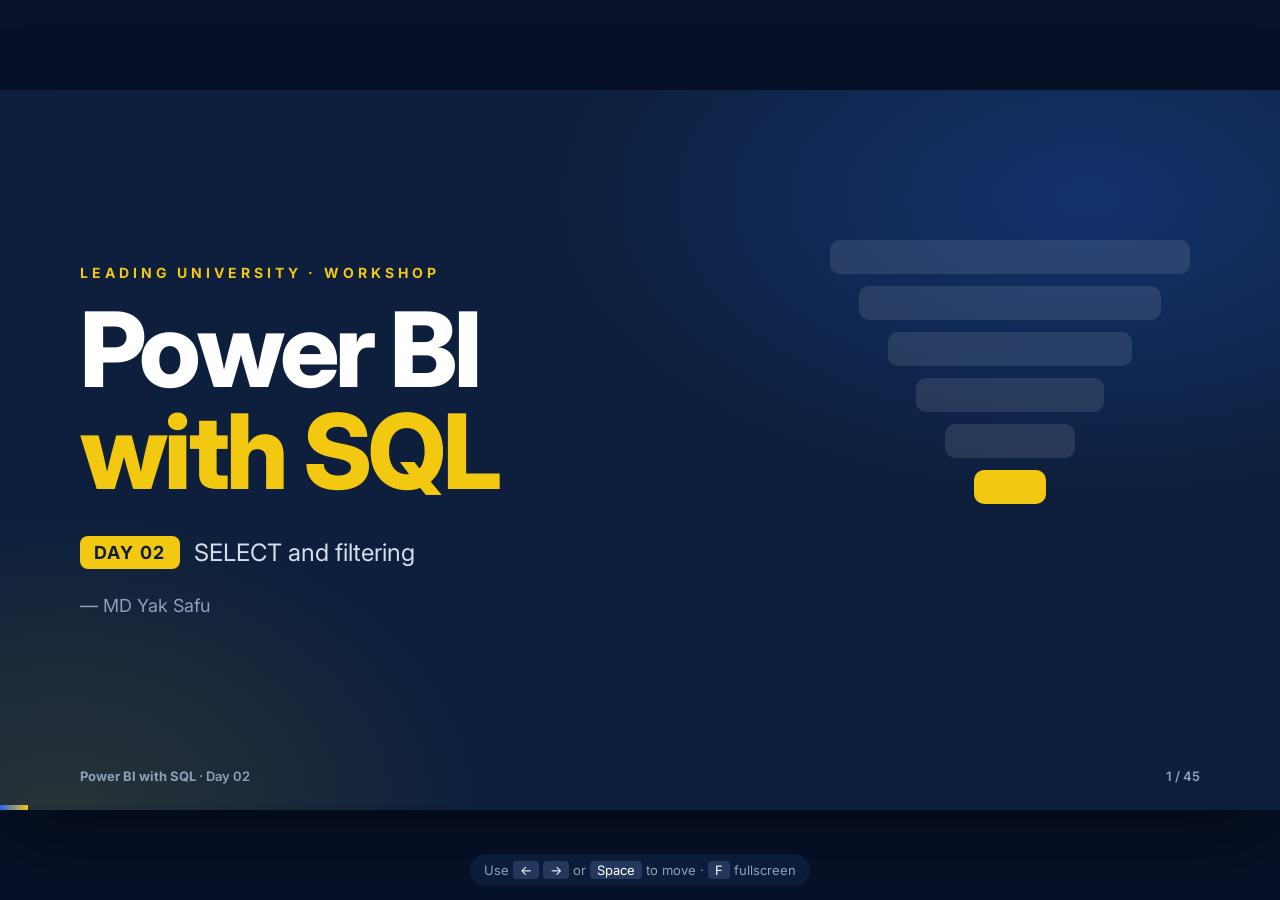
<file: day-02/index.html>
<!doctype html>
<html lang="en">
<head>
<meta charset="utf-8">
<meta name="viewport" content="width=device-width, initial-scale=1">
<title>Day 02 · SELECT and filtering — Power BI with SQL</title>
<link rel="preconnect" href="https://fonts.googleapis.com">
<link rel="preconnect" href="https://fonts.gstatic.com" crossorigin>
<link href="https://fonts.googleapis.com/css2?family=Inter:wght@400;500;600;700;800&family=JetBrains+Mono:wght@400;700&display=swap" rel="stylesheet">
<link rel="stylesheet" href="../assets/deck.css">
<style>
  /* ---------- Day 02 specific styles ---------- */

  /* Show operators exactly as typed (no <> → ◇ or >= → ≥ ligatures) */
  code, pre, .code, .sol, .mini, .tbl td.num, .null { font-variant-ligatures: none; font-feature-settings: "liga" 0, "calt" 0; }

  /* Title slide */
  .title-wrap { flex: 1; display: flex; flex-direction: column; justify-content: center; position: relative; z-index: 2; }
  .title-wrap .day-tag { display: inline-flex; align-items: center; gap: 14px; margin-top: 34px; font-size: 24px; color: #D6DEEC; }
  .title-wrap .day-tag b { background: var(--yellow); color: var(--navy); padding: 6px 14px; border-radius: 8px; font-size: 18px; letter-spacing: .08em; }
  .author { margin-top: 26px; font-size: 18px; color: #8FA0BD; }
  .deco-funnel { position: absolute; right: 90px; top: 150px; width: 360px; z-index: 1; display: flex; flex-direction: column; align-items: center; gap: 12px; }
  .deco-funnel i { display: block; height: 34px; border-radius: 10px; background: rgba(255,255,255,.1); transform-origin: center; }
  .deco-funnel i:last-child { background: var(--yellow); }
  .active .deco-funnel i { animation: squeeze 1s var(--ease) both; animation-delay: calc(var(--i) * 140ms + 300ms); }
  @keyframes squeeze { from { transform: scaleX(0); opacity: 0; } to { transform: scaleX(1); opacity: 1; } }

  /* Roadmap */
  .phases { display: grid; grid-template-columns: repeat(3, 1fr); gap: 22px; width: 100%; }
  .phase { border-radius: 18px; padding: 22px; background: #fff; border: 1px solid var(--line); }
  .phase h3 { font-size: 20px; }
  .phase .days { font-size: 14px; color: var(--muted); font-weight: 600; margin-bottom: 14px; }
  .phase.sql { border-top: 6px solid var(--blue); }
  .phase.pbi { border-top: 6px solid var(--orange); }
  .phase.des { border-top: 6px solid var(--teal); }
  .dayrow { display: flex; gap: 12px; align-items: center; padding: 9px 0; border-top: 1px solid var(--line); font-size: 16px; }
  .dayrow b { font-size: 13px; width: 52px; flex: none; }
  .sql .dayrow b { color: var(--blue); } .pbi .dayrow b { color: var(--orange); } .des .dayrow b { color: var(--teal); }
  .dayrow.done { color: var(--muted); }
  .dayrow.done::after { content: "✓"; margin-left: auto; color: var(--ok); font-weight: 800; }
  .dayrow.now { background: var(--yellow-l); margin: 0 -12px; padding: 9px 12px; border-radius: 10px; border-top-color: transparent; font-weight: 700; }
  .here { margin-left: auto; font-size: 11px; font-weight: 800; background: var(--yellow); color: var(--navy); padding: 3px 8px; border-radius: 999px; white-space: nowrap; }
  .active .here { animation: pulse 1.8s ease-out 1.4s infinite; }

  /* Agenda */
  .agenda { display: grid; grid-template-columns: repeat(6, 1fr); gap: 14px; width: 100%; }
  .agenda .card { padding: 18px 16px; display: flex; flex-direction: column; gap: 10px; min-height: 140px; }
  .agenda .badge { width: 44px; height: 44px; font-size: 22px; }
  .agenda .n { font-size: 13px; font-weight: 800; color: var(--blue); }
  .agenda .t { font-size: 17px; font-weight: 700; line-height: 1.25; }
  .agenda .part2 .n { color: var(--orange); }
  .agenda .part2 .badge { background: var(--orange-l); }
  .legend-row { display: flex; gap: 22px; margin-top: 18px; font-size: 15px; color: var(--muted); font-weight: 600; }
  .legend-row span::before { content: ""; display: inline-block; width: 12px; height: 12px; border-radius: 3px; margin-right: 8px; vertical-align: -1px; background: var(--blue); }
  .legend-row span.o::before { background: var(--orange); }

  /* Section divider */
  .section { flex: 1; display: flex; flex-direction: column; justify-content: center; }
  .section .big-num { font-size: 200px; font-weight: 800; line-height: .9; color: transparent; -webkit-text-stroke: 2px rgba(242,200,17,.55); }
  .section h2 { font-size: 72px; }
  .section .topics { display: flex; gap: 12px; margin-top: 30px; flex-wrap: wrap; }
  .section .topics span { border: 1px solid #2E4470; color: #D6DEEC; padding: 10px 18px; border-radius: 999px; font-size: 18px; }

  /* Tables */
  .tbl.sm { font-size: 17px; }
  .tbl.sm th { font-size: 14px; padding: 9px 16px; }
  .tbl.sm td { padding: 8px 16px; }
  .tbl.sm td.num { font-size: 16px; }
  .tbl.xs { font-size: 15px; border-radius: 12px; }
  .tbl.xs th { font-size: 13px; padding: 7px 12px; }
  .tbl.xs td { padding: 5px 12px; }
  .tbl.xs td.num { font-size: 14px; }
  .tbl td.null, .null { color: #9AA6B8; font-style: italic; font-family: "JetBrains Mono", Consolas, monospace; font-size: 13px; }
  .tbl td.pk { background: var(--yellow-l); font-weight: 700; }
  .tbl tr.more td { color: var(--muted); font-size: 13px; text-align: center; padding: 4px; }
  .rcount { font-size: 13px; font-weight: 800; color: var(--ok); letter-spacing: .12em; text-transform: uppercase; }

  /* Code blocks */
  .code.sm { font-size: 19px; line-height: 1.65; padding: 34px 30px 24px; border-radius: 16px; }
  .code.xs { font-size: 16px; line-height: 1.6; padding: 30px 24px 20px; border-radius: 14px; }
  .code .cm { color: #7F8EA8; font-style: italic; }
  .code .fn { color: #34D399; }
  .code .nm { color: #FCA5A5; }
  .code .line { display: flex; justify-content: space-between; align-items: baseline; gap: 20px; }
  .code .ann { font-family: "Inter", sans-serif; font-size: 15px; color: #8FA0BD; white-space: nowrap; }
  .code .ann b { color: var(--yellow); }
  .code pre, pre.code { font-family: inherit; white-space: pre; margin: 0; }
  .two { display: grid; grid-template-columns: 1.15fr 1fr; gap: 36px; width: 100%; align-items: center; }
  .two.even { grid-template-columns: 1fr 1fr; }
  .stackv { display: flex; flex-direction: column; gap: 14px; }

  /* Practice (questions + exercises) */
  .practice { display: grid; grid-template-columns: 1fr 1fr; gap: 26px; width: 100%; align-items: start; }
  .practice .col { display: flex; flex-direction: column; gap: 14px; }
  .col-h { font-size: 14px; font-weight: 800; letter-spacing: .16em; text-transform: uppercase; color: var(--muted); }
  .col-h.ex { color: var(--orange); }
  .practice .card { padding: 18px 22px; }
  .practice .card.exc { border-left: 5px solid var(--orange); }
  .practice .q { font-size: 18px; font-weight: 600; line-height: 1.45; }
  .practice .q > span:first-child { color: var(--blue); font-weight: 800; margin-right: 10px; }
  .practice .exc .q > span:first-child { color: var(--orange); }
  .practice .q code { background: var(--blue-l); color: var(--blue); padding: 1px 6px; border-radius: 5px; font-size: 15px; }
  .ans { margin-top: 12px; font-size: 17px; color: #166534; font-weight: 600; padding: 9px 13px; background: #ECFDF3; border-radius: 10px; line-height: 1.4; }
  .ans code { font-size: 15px; background: #fff; padding: 0 5px; border-radius: 4px; }
  .sol { margin-top: 12px; background: var(--navy); color: #E6EDF7; border-radius: 10px; padding: 11px 14px; font-family: "JetBrains Mono", Consolas, monospace; font-size: 15px; line-height: 1.55; white-space: pre; }
  .sol .kw { color: #60A5FA; font-weight: 700; } .sol .str { color: var(--yellow); } .sol .op { color: #F472B6; } .sol .fn { color: #34D399; }
  .sol .cm { color: #8FA0BD; font-style: italic; }
  .hint-t { font-size: 22px; font-weight: 600; color: var(--muted); }

  /* Quiz */
  .quiz { display: grid; grid-template-columns: 1fr 1fr; gap: 20px; width: 100%; }
  .quiz .card { padding: 22px 24px; }
  .quiz .q { font-size: 19px; font-weight: 700; line-height: 1.4; }
  .quiz .q > span:first-child { color: var(--blue); margin-right: 10px; }
  .quiz .q code { background: var(--blue-l); color: var(--blue); padding: 1px 6px; border-radius: 5px; font-size: 16px; }

  /* Data-type cards */
  .types { display: grid; grid-template-columns: 1fr 1fr; gap: 12px; }
  .types .card { padding: 13px 16px; }
  .types b { font-family: "JetBrains Mono", Consolas, monospace; color: var(--blue); font-size: 16px; }
  .types p { font-size: 14px; color: var(--muted); margin-top: 3px; line-height: 1.4; }
  .dl { display: inline-flex; align-items: center; gap: 10px; background: var(--blue); color: #fff; text-decoration: none; padding: 12px 18px; border-radius: 12px; font-weight: 700; font-size: 16px; margin-top: 14px; }
  .dl:hover { background: #1D4ED8; }

  /* Rules grid */
  .rules6 { display: grid; grid-template-columns: repeat(3, 1fr); gap: 16px; width: 100%; }
  .rules6 .card { padding: 18px 20px; display: flex; flex-direction: column; gap: 8px; }
  .rules6 h3 { font-size: 18px; }
  .rules6 p { font-size: 15px; color: var(--muted); line-height: 1.45; }
  .rules6 code { display: block; background: var(--navy); color: #E6EDF7; padding: 8px 12px; border-radius: 8px; font-size: 14px; white-space: pre; }
  .rules6 code .kw { color: #60A5FA; font-weight: 700; } .rules6 code .str { color: var(--yellow); } .rules6 code .cm { color: #8FA0BD; font-style: italic; }
  .rules6 .wrong { color: #FCA5A5; }

  /* Gotcha cards */
  .gotchas { display: grid; grid-template-columns: repeat(3, 1fr); gap: 18px; width: 100%; }
  .gotchas .card { padding: 20px; display: flex; flex-direction: column; gap: 10px; }
  .gotchas h3 { font-size: 19px; }
  .gotchas p { font-size: 15px; color: var(--muted); line-height: 1.45; }
  .mini { background: var(--navy); color: #E6EDF7; border-radius: 10px; padding: 10px 14px; font-family: "JetBrains Mono", Consolas, monospace; font-size: 14.5px; line-height: 1.7; white-space: pre; }
  .mini .kw { color: #60A5FA; font-weight: 700; } .mini .str { color: var(--yellow); } .mini .op { color: #F472B6; } .mini .fn { color: #34D399; }
  .mini .r { color: #86EFAC; } .mini .x { color: #FCA5A5; } .mini .cm { color: #8FA0BD; font-style: italic; }

  /* DISTINCT */
  .dist { display: grid; grid-template-columns: auto 80px auto 1fr; gap: 20px; width: 100%; align-items: center; }
  .dist .arrow { font-size: 34px; color: var(--blue); text-align: center; font-weight: 800; }
  .active .tbl tr.dup td { animation: dupOut .5s var(--ease) both; animation-delay: 1.6s; }
  @keyframes dupOut { to { color: #C5CFDE; text-decoration: line-through; background: #F8FAFC; } }
  .dnote { display: flex; flex-direction: column; gap: 12px; }
  .dnote .card { padding: 14px 18px; font-size: 16px; line-height: 1.45; }

  /* ORDER BY */
  .tbl tr.g1 td { background: #FFF; } .tbl tr.g2 td { background: #F3F7FF; }
  .tbl tr.nullrow td { background: #F8FAFC; }
  .tbl td.sortk { font-weight: 800; color: var(--blue); }
  .rulelist { display: flex; flex-direction: column; gap: 12px; }
  .rulelist .card { padding: 13px 18px; font-size: 16px; line-height: 1.45; }
  .rulelist .card b.i { color: var(--blue); margin-right: 10px; }
  .rulelist code { background: var(--blue-l); color: var(--blue); padding: 1px 6px; border-radius: 5px; font-size: 14px; }

  /* TOP */
  .tops { display: grid; grid-template-columns: repeat(3, 1fr); gap: 18px; width: 100%; align-items: start; }
  .tops .card { padding: 18px; display: flex; flex-direction: column; gap: 12px; }
  .tops h3 { font-size: 19px; }
  .tops p { font-size: 14px; color: var(--muted); line-height: 1.45; }
  .tops .tbl { width: 100%; }
  .tops tr.tie td { background: var(--yellow-l); font-weight: 700; }

  /* Paging */
  .pages { display: flex; gap: 10px; width: 100%; }
  .pg { flex: 1; border: 2px dashed #C5CFDE; border-radius: 14px; padding: 10px; display: flex; flex-direction: column; gap: 6px; }
  .pg.on { border: 2px solid var(--blue); background: var(--blue-l); }
  .pg small { font-size: 12px; font-weight: 800; color: var(--muted); letter-spacing: .1em; }
  .pg.on small { color: var(--blue); }
  .pg span { background: #fff; border: 1px solid var(--line); border-radius: 8px; padding: 4px 10px; font-size: 15px; }
  .pg .rk { color: var(--muted); font-size: 12px; margin-right: 6px; font-family: "JetBrains Mono", Consolas, monospace; }

  /* WHERE sieve */
  .active .tbl tr.drop td { animation: dropOut .6s var(--ease) both; animation-delay: calc(var(--d, 0) * 60ms + 1.6s); }
  @keyframes dropOut { to { opacity: .22; } }
  .active .tbl tr.keep td { animation: keepOn .6s var(--ease) 1.6s both; }
  @keyframes keepOn { to { background: #ECFDF3; font-weight: 700; } }
  .sieve-note { display: flex; flex-direction: column; gap: 12px; }
  .sieve-note .card { padding: 14px 18px; font-size: 16px; line-height: 1.45; }

  /* Operators table */
  .ops { width: 100%; }
  .ops td { white-space: normal; }
  .ops td:first-child { font-family: "JetBrains Mono", Consolas, monospace; font-weight: 800; color: var(--blue); font-size: 19px; text-align: center; width: 130px; white-space: nowrap; font-variant-ligatures: none; }
  .ops td code { font-size: 15px; }
  .ops td.res { color: var(--muted); font-size: 15px; }
  .ops td.cnt { font-weight: 800; color: var(--ok); text-align: right; }

  /* Truth tables */
  .logic { display: grid; grid-template-columns: 300px 1fr; gap: 34px; width: 100%; align-items: start; }
  .tt { border-collapse: separate; border-spacing: 0; background: #fff; border: 1px solid var(--line); border-radius: 12px; overflow: hidden; font-size: 15px; width: 100%; }
  .tt th { background: var(--navy); color: #fff; padding: 7px 10px; font-size: 13px; }
  .tt td { padding: 6px 10px; text-align: center; border-top: 1px solid var(--line); font-weight: 600; }
  .tt td.T { color: var(--ok); } .tt td.F { color: var(--bad); }
  .tt td.res { font-weight: 800; background: var(--bg); }
  .tt-wrap { display: flex; flex-direction: column; gap: 14px; }
  .lex { display: flex; flex-direction: column; gap: 12px; }
  .lex .card { padding: 14px 18px; display: grid; grid-template-columns: 1fr 230px; gap: 16px; align-items: center; }
  .lex .mini { font-size: 14px; }
  .lex .out { font-size: 15px; line-height: 1.45; }
  .lex .out b { color: var(--ok); }

  /* Precedence */
  .prec { display: grid; grid-template-columns: 1fr 1fr; gap: 24px; width: 100%; }
  .prec .card { padding: 20px; display: flex; flex-direction: column; gap: 12px; }
  .prec .card.bad { border-top: 6px solid var(--bad); }
  .prec .card.good { border-top: 6px solid var(--ok); }
  .prec h3 { font-size: 19px; }
  .prec .how { font-size: 15px; color: var(--muted); line-height: 1.45; }
  .prec .how b { color: var(--ink); }
  .chips { display: flex; flex-wrap: wrap; gap: 6px; }
  .chips span { font-size: 14px; font-weight: 700; padding: 4px 10px; border-radius: 999px; background: var(--blue-l); color: var(--blue); }
  .chips span.w { background: #FEF2F2; color: var(--bad); }
  .chips span.k { background: #ECFDF3; color: var(--ok); }

  /* Number line (BETWEEN) */
  .nline { position: relative; height: 150px; width: 100%; margin: 6px 0 4px; }
  .nline .axis { position: absolute; left: 0; right: 0; top: 74px; height: 4px; background: #C5CFDE; border-radius: 2px; }
  .nline .band { position: absolute; top: 56px; height: 40px; left: 33.33%; width: 33.34%; background: rgba(37,99,235,.12); border: 2px solid var(--blue); border-radius: 10px; transform-origin: left; }
  .active .nline .band { animation: bandIn .8s var(--ease) 1s both; }
  @keyframes bandIn { from { transform: scaleX(0); } to { transform: scaleX(1); } }
  .nline .tick { position: absolute; top: 98px; font-size: 13px; color: var(--muted); transform: translateX(-50%); font-family: "JetBrains Mono", Consolas, monospace; }
  .nline .tick.b { color: var(--blue); font-weight: 800; top: 100px; }
  .nline .dot { position: absolute; top: 76px; transform: translate(-50%, -50%); width: 14px; height: 14px; border-radius: 50%; background: #94A3B8; border: 2px solid #fff; z-index: 2; }
  .nline .dot.in { background: var(--blue); }
  .nline .lbl { position: absolute; transform: translateX(-50%); font-size: 12.5px; line-height: 1.15; text-align: center; color: var(--muted); white-space: nowrap; }
  .nline .lbl.up { top: 14px; } .nline .lbl.dn { top: 118px; }
  .nline .lbl.in { color: var(--blue); font-weight: 800; }

  /* LIKE */
  .wild { display: grid; grid-template-columns: repeat(4, 1fr); gap: 14px; width: 100%; }
  .wild .card { padding: 14px 16px; }
  .wild .sym { font-family: "JetBrains Mono", Consolas, monospace; font-size: 26px; font-weight: 800; color: var(--orange); }
  .wild h3 { font-size: 16px; margin-top: 4px; }
  .wild p { font-size: 13.5px; color: var(--muted); margin-top: 4px; line-height: 1.4; }
  .likes { width: 100%; margin-top: 16px; }
  .likes td { white-space: normal; }
  .likes td:first-child code { font-size: 16px; color: var(--orange); font-weight: 700; }
  .likes td:nth-child(3) { font-weight: 800; color: var(--ok); text-align: center; }

  /* NULL */
  .nullgrid { display: grid; grid-template-columns: 1fr 1fr 1fr; gap: 16px; width: 100%; }
  .nullgrid .card { padding: 18px; text-align: center; }
  .nullgrid .big { font-size: 34px; font-weight: 800; font-family: "JetBrains Mono", Consolas, monospace; }
  .nullgrid p { font-size: 15px; color: var(--muted); margin-top: 6px; line-height: 1.4; }
  .nullgrid .card.n { border: 2px solid var(--orange); }
  .nullgrid .card.n .big { color: var(--orange); }
  .vs2 { display: grid; grid-template-columns: 1fr 1fr; gap: 20px; width: 100%; margin-top: 18px; }
  .vs2 .card { padding: 16px 18px; display: flex; flex-direction: column; gap: 10px; }
  .vs2 .card.bad { border-top: 5px solid var(--bad); }
  .vs2 .card.good { border-top: 5px solid var(--ok); }
  .vs2 h3 { font-size: 17px; }
  .tvl { display: grid; grid-template-columns: repeat(3, 1fr); gap: 12px; }
  .tvl .card { padding: 12px 14px; text-align: center; }
  .tvl .v { font-weight: 800; font-size: 20px; }
  .tvl p { font-size: 13.5px; color: var(--muted); margin-top: 4px; }
  .sum-line { display: flex; align-items: center; gap: 10px; font-size: 18px; font-weight: 700; flex-wrap: wrap; }
  .sum-line span { background: #fff; border: 1px solid var(--line); border-radius: 10px; padding: 6px 12px; }
  .sum-line span.miss { background: #FFF7ED; border-color: #FDBA74; color: var(--orange); }

  /* Logical order */
  .order { display: grid; grid-template-columns: 1fr 1fr; gap: 40px; width: 100%; align-items: center; }
  .runorder { display: flex; flex-direction: column; gap: 8px; }
  .runorder .st { display: flex; align-items: center; gap: 14px; background: #fff; border: 1px solid var(--line); border-radius: 12px; padding: 9px 14px; }
  .runorder .st b { width: 30px; height: 30px; border-radius: 50%; background: var(--blue); color: #fff; display: grid; place-items: center; font-size: 14px; flex: none; }
  .runorder .st code { font-weight: 700; font-size: 16px; color: var(--navy); width: 128px; flex: none; }
  .runorder .st span { font-size: 15px; color: var(--muted); }
  .runorder .st.hot { border-color: var(--yellow); background: var(--yellow-l); }
  .rn { display: inline-grid; place-items: center; width: 26px; height: 26px; border-radius: 50%; background: var(--yellow); color: var(--navy); font-family: "Inter", sans-serif; font-size: 13px; font-weight: 800; }

  /* Mistakes */
  .mist { display: grid; grid-template-columns: repeat(3, 1fr); gap: 14px; width: 100%; }
  .mist .card { padding: 14px 16px; display: flex; flex-direction: column; gap: 8px; }
  .mist h3 { font-size: 16px; }
  .mist .mini { font-size: 13px; padding: 8px 12px; line-height: 1.6; }

  /* Challenge */
  .chal { display: grid; grid-template-columns: 380px 1fr; gap: 28px; width: 100%; align-items: start; }
  .tasks { display: grid; grid-template-columns: 1fr 1fr; gap: 12px; }
  .tasks .card { padding: 12px 14px; border-left: 5px solid var(--orange); }
  .tasks .q { font-size: 15.5px; font-weight: 600; line-height: 1.35; }
  .tasks .q > span:first-child { color: var(--orange); font-weight: 800; margin-right: 8px; }
  .tasks .sol { font-size: 12.5px; padding: 8px 10px; margin-top: 8px; }

  /* Recap */
  .recap { display: grid; grid-template-columns: repeat(3, 1fr); gap: 18px; width: 100%; }
  .recap .card { display: flex; flex-direction: column; gap: 12px; padding: 22px; }
  .recap p { font-size: 17px; line-height: 1.45; }
  .recap p b { color: var(--blue); }
  .recap code { font-size: 14px; background: var(--blue-l); color: var(--blue); padding: 1px 6px; border-radius: 5px; }

  /* Homework */
  .hw { display: grid; grid-template-columns: 1fr 1.25fr; gap: 30px; width: 100%; align-items: start; }
  .hw ol { list-style: none; counter-reset: h; display: flex; flex-direction: column; gap: 10px; }
  .hw ol li { counter-increment: h; background: #fff; border: 1px solid var(--line); border-radius: 12px; padding: 11px 16px 11px 54px; position: relative; font-size: 16px; line-height: 1.4; }
  .hw ol li::before { content: "H" counter(h); position: absolute; left: 14px; top: 11px; font-weight: 800; color: var(--orange); }
  .hw .card { padding: 20px 22px; }
  .hw .card p { font-size: 16px; color: var(--muted); line-height: 1.5; margin-top: 8px; }
  .hw .card ul { margin-top: 10px; padding-left: 20px; font-size: 15px; color: var(--muted); line-height: 1.7; }

  /* Closing */
  .closing { flex: 1; display: grid; grid-template-columns: 1.2fr 1fr; gap: 50px; align-items: center; }
  .next-card { background: rgba(255,255,255,.06); border: 1px solid #2E4470; border-radius: 20px; padding: 30px; }
  .next-card h3 { font-size: 26px; margin-top: 10px; }
  .next-card ul { list-style: none; margin-top: 16px; display: flex; flex-direction: column; gap: 12px; }
  .next-card li { color: #D6DEEC; font-size: 19px; display: flex; gap: 12px; }
  .next-card li::before { content: "→"; color: var(--yellow); font-weight: 800; }
  .floaty { animation: float 4s ease-in-out infinite; display: inline-block; }
</style>
</head>
<body>
<div class="deck">
<div class="stage" data-label="Day 02">

  <!-- 1 · Title -->
  <section class="slide dark">
    <div class="deco-funnel" aria-hidden="true">
      <i style="--i:0;width:100%"></i><i style="--i:1;width:84%"></i><i style="--i:2;width:68%"></i>
      <i style="--i:3;width:52%"></i><i style="--i:4;width:36%"></i><i style="--i:5;width:20%"></i>
    </div>
    <div class="title-wrap">
      <div class="kicker a" style="--i:0">Leading University · Workshop</div>
      <h1 class="a" style="--i:1;margin-top:18px">Power BI<br><span class="hl">with SQL</span></h1>
      <div class="day-tag a" style="--i:3"><b>DAY 02</b> SELECT and filtering</div>
      <div class="author a" style="--i:4">— MD Yak Safu</div>
    </div>
  </section>

  <!-- 2 · Roadmap -->
  <section class="slide">
    <div class="kicker a" style="--i:0">The journey</div>
    <h2 class="a" style="--i:1">Day 02: we start writing real SQL</h2>
    <div class="body">
      <div class="phases">
        <div class="phase sql a" style="--i:2">
          <h3>SQL foundations</h3><div class="days">Days 1–4</div>
          <div class="dayrow done"><b>DAY 01</b> Why data &amp; the two tools</div>
          <div class="dayrow now"><b>DAY 02</b> SELECT &amp; filtering <span class="here">YOU ARE HERE</span></div>
          <div class="dayrow"><b>DAY 03</b> Aggregation &amp; functions</div>
          <div class="dayrow"><b>DAY 04</b> Joins, subqueries &amp; views</div>
        </div>
        <div class="phase pbi a" style="--i:3">
          <h3>Power BI build</h3><div class="days">Days 5–7</div>
          <div class="dayrow"><b>DAY 05</b> Connecting &amp; cleaning</div>
          <div class="dayrow"><b>DAY 06</b> Data modelling</div>
          <div class="dayrow"><b>DAY 07</b> DAX basics</div>
        </div>
        <div class="phase des a" style="--i:4">
          <h3>Design &amp; insight</h3><div class="days">Days 8–10</div>
          <div class="dayrow"><b>DAY 08</b> Dashboard design</div>
          <div class="dayrow"><b>DAY 09</b> Build on a given problem</div>
          <div class="dayrow"><b>DAY 10</b> Analysis in Power BI</div>
        </div>
      </div>
    </div>
  </section>

  <!-- 3 · Day 01 recall -->
  <section class="slide">
    <div class="kicker a" style="--i:0">Warm-up · remember Day 01?</div>
    <h2 class="a" style="--i:1">Four quick questions <span class="hint-t">(press → to reveal)</span></h2>
    <div class="body">
      <div class="quiz">
        <div class="card a" style="--i:2"><div class="q"><span>Q1</span>What makes a column a good primary key?</div><div class="ans frag">Unique for every row and never empty (no NULL)</div></div>
        <div class="card a" style="--i:3"><div class="q"><span>Q2</span>What does a foreign key do?</div><div class="ans frag">Points to the primary key of another table and links the two</div></div>
        <div class="card a" style="--i:4"><div class="q"><span>Q3</span>Which DBMS and which tool do we use in this course?</div><div class="ans frag">SQL Server Express (the DBMS) + SSMS (where we write SQL)</div></div>
        <div class="card a" style="--i:5"><div class="q"><span>Q4</span>The SQL from Day 01 had three parts. Which three?</div><div class="ans frag"><code>SELECT</code> which columns · <code>FROM</code> which table · <code>WHERE</code> which rows. Today we go deep on all three.</div></div>
      </div>
    </div>
  </section>

  <!-- 4 · Today's plan -->
  <section class="slide">
    <div class="kicker a" style="--i:0">Today's plan</div>
    <h2 class="a" style="--i:1">12 topics: get the columns, then filter the rows</h2>
    <div class="body" style="flex-direction:column;align-items:stretch;justify-content:center;gap:0">
      <div class="agenda">
        <div class="card a pop" style="--i:2"><div class="badge">🧰</div><div class="n">01</div><div class="t">Practice database</div></div>
        <div class="card a pop" style="--i:3"><div class="badge">📋</div><div class="n">02</div><div class="t">SELECT &amp; FROM</div></div>
        <div class="card a pop" style="--i:4"><div class="badge">🏷️</div><div class="n">03</div><div class="t">Aliases &amp; calculations</div></div>
        <div class="card a pop" style="--i:5"><div class="badge">🧹</div><div class="n">04</div><div class="t">DISTINCT</div></div>
        <div class="card a pop" style="--i:6"><div class="badge">↕️</div><div class="n">05</div><div class="t">ORDER BY</div></div>
        <div class="card a pop" style="--i:7"><div class="badge">🥇</div><div class="n">06</div><div class="t">TOP &amp; paging</div></div>
        <div class="card part2 a pop" style="--i:8"><div class="badge">🔍</div><div class="n">07</div><div class="t">WHERE &amp; comparisons</div></div>
        <div class="card part2 a pop" style="--i:9"><div class="badge">🔀</div><div class="n">08</div><div class="t">AND / OR / NOT</div></div>
        <div class="card part2 a pop" style="--i:10"><div class="badge">📦</div><div class="n">09</div><div class="t">IN</div></div>
        <div class="card part2 a pop" style="--i:11"><div class="badge">📏</div><div class="n">10</div><div class="t">BETWEEN</div></div>
        <div class="card part2 a pop" style="--i:12"><div class="badge">🔤</div><div class="n">11</div><div class="t">LIKE patterns</div></div>
        <div class="card part2 a pop" style="--i:13"><div class="badge">❔</div><div class="n">12</div><div class="t">NULL</div></div>
      </div>
      <div class="legend-row a fade" style="--i:14"><span>Part 1 · Reading columns</span><span class="o">Part 2 · Filtering rows</span><span style="margin-left:auto">Every topic ends with questions ❓ and an exercise 🛠️</span></div>
    </div>
  </section>

  <!-- 5 · Part 1 divider -->
  <section class="slide dark">
    <div class="section">
      <div class="big-num a fade" style="--i:0">01</div>
      <div class="kicker a" style="--i:1">Part one</div>
      <h2 class="a" style="--i:2">Reading columns</h2>
      <div class="topics">
        <span class="a" style="--i:3">Practice database</span><span class="a" style="--i:4">SELECT &amp; FROM</span>
        <span class="a" style="--i:5">Aliases &amp; calculations</span><span class="a" style="--i:6">DISTINCT</span>
        <span class="a" style="--i:7">ORDER BY</span><span class="a" style="--i:8">TOP &amp; paging</span>
      </div>
    </div>
  </section>

  <!-- 6 · 01 Practice table -->
  <section class="slide">
    <div class="kicker a" style="--i:0"><span class="num">01</span> Practice database</div>
    <h2 class="a" style="--i:1">Meet today's table: <span class="blue">Students</span></h2>
    <div class="body" style="flex-direction:column;align-items:flex-start;justify-content:center;gap:12px">
      <table class="tbl xs a" style="--i:2">
        <tr><th>student_id <span class="key">PK</span></th><th>name</th><th>department</th><th>city</th><th>cgpa</th><th>credits</th><th>admission_date</th><th>email</th></tr>
        <tr><td class="num pk">101</td><td>Rahim</td><td>SWE</td><td>Sylhet</td><td class="num">3.75</td><td class="num">120</td><td class="num">2022-01-10</td><td>rahim@lu.ac.bd</td></tr>
        <tr><td class="num pk">102</td><td>Karim</td><td>CSE</td><td>Dhaka</td><td class="num">3.60</td><td class="num">96</td><td class="num">2022-05-15</td><td>karim@lu.ac.bd</td></tr>
        <tr><td class="num pk">103</td><td>Nusrat</td><td>SWE</td><td>Sylhet</td><td class="num">3.90</td><td class="num">132</td><td class="num">2021-09-01</td><td>nusrat@lu.ac.bd</td></tr>
        <tr><td class="num pk">104</td><td>Tania</td><td>BBA</td><td>Chattogram</td><td class="num">3.20</td><td class="num">84</td><td class="num">2023-01-12</td><td class="null">NULL</td></tr>
        <tr><td class="num pk">105</td><td>Sakib</td><td>CSE</td><td>Sylhet</td><td class="num">2.85</td><td class="num">60</td><td class="num">2023-05-20</td><td>sakib@lu.ac.bd</td></tr>
        <tr><td class="num pk">106</td><td>Farhana</td><td>EEE</td><td>Dhaka</td><td class="num">3.45</td><td class="num">110</td><td class="num">2022-01-10</td><td class="null">NULL</td></tr>
        <tr><td class="num pk">107</td><td>Nabil</td><td>SWE</td><td>Khulna</td><td class="num">3.10</td><td class="num">72</td><td class="num">2023-09-05</td><td>nabil@lu.ac.bd</td></tr>
        <tr><td class="num pk">108</td><td>Sumaiya</td><td>CSE</td><td>Sylhet</td><td class="num">3.98</td><td class="num">140</td><td class="num">2021-01-15</td><td>sumaiya@lu.ac.bd</td></tr>
        <tr><td class="num pk">109</td><td>Arif</td><td>BBA</td><td>Rajshahi</td><td class="num">2.60</td><td class="num">45</td><td class="num">2024-01-08</td><td class="null">NULL</td></tr>
        <tr><td class="num pk">110</td><td>Mim</td><td>EEE</td><td>Sylhet</td><td class="num">3.55</td><td class="num">100</td><td class="num">2022-09-01</td><td>mim@lu.ac.bd</td></tr>
        <tr><td class="num pk">111</td><td>Shafin</td><td>CSE</td><td>Chattogram</td><td class="num">3.30</td><td class="num">90</td><td class="num">2022-09-01</td><td>shafin@lu.ac.bd</td></tr>
        <tr><td class="num pk">112</td><td>Riya</td><td>SWE</td><td>Dhaka</td><td class="null">NULL</td><td class="num">0</td><td class="num">2024-09-02</td><td>riya@lu.ac.bd</td></tr>
      </table>
      <div class="a fade" style="--i:4;font-size:16px;color:var(--muted)">12 students · 4 departments · 5 cities · <span class="null">NULL</span> = value missing. Keep this slide in mind: every result today comes from these 12 rows.</div>
    </div>
  </section>

  <!-- 7 · 01 Setup script -->
  <section class="slide">
    <div class="kicker a" style="--i:0"><span class="num">01</span> Practice database</div>
    <h2 class="a" style="--i:1">Build it yourself in SSMS: one script, F5</h2>
    <div class="body">
      <div class="two">
        <div class="code xs a left" style="--i:2">
          <div class="dots"><i></i><i></i><i></i></div>
<pre><span class="kw">CREATE DATABASE</span> LU_Workshop;
<span class="kw">USE</span> LU_Workshop;

<span class="kw">CREATE TABLE</span> Students (
  student_id     <span class="fn">INT</span>           <span class="kw">PRIMARY KEY</span>,
  name           <span class="fn">NVARCHAR</span>(50)  <span class="kw">NOT NULL</span>,
  department     <span class="fn">NVARCHAR</span>(10)  <span class="kw">NOT NULL</span>,
  city           <span class="fn">NVARCHAR</span>(30)  <span class="kw">NOT NULL</span>,
  cgpa           <span class="fn">DECIMAL</span>(3,2)  <span class="kw">NULL</span>,
  credits        <span class="fn">INT</span>           <span class="kw">NOT NULL</span>,
  admission_date <span class="fn">DATE</span>          <span class="kw">NOT NULL</span>,
  email          <span class="fn">NVARCHAR</span>(100) <span class="kw">NULL</span>
);

<span class="kw">INSERT INTO</span> Students <span class="kw">VALUES</span>
(101, <span class="str">'Rahim'</span>, <span class="str">'SWE'</span>, <span class="str">'Sylhet'</span>, 3.75, 120,
 <span class="str">'2022-01-10'</span>, <span class="str">'rahim@lu.ac.bd'</span>), <span class="cm">-- … 11 more</span></pre>
        </div>
        <div>
          <div class="types">
            <div class="card a right" style="--i:3"><b>INT</b><p>Whole numbers: 101, 120</p></div>
            <div class="card a right" style="--i:4"><b>NVARCHAR(50)</b><p>Text up to 50 characters (Bangla OK)</p></div>
            <div class="card a right" style="--i:5"><b>DECIMAL(3,2)</b><p>3 digits, 2 after the point: 3.75</p></div>
            <div class="card a right" style="--i:6"><b>DATE</b><p>Written <code>'YYYY-MM-DD'</code></p></div>
            <div class="card a right" style="--i:7"><b>NOT NULL</b><p>Value is required</p></div>
            <div class="card a right" style="--i:8"><b>NULL</b><p>Value may be missing</p></div>
          </div>
          <a class="dl a fade" style="--i:9" href="day02_practice.sql" download>⬇ Download day02_practice.sql</a>
          <p class="a fade" style="--i:10;font-size:14px;color:var(--muted);margin-top:10px">Contains the full setup, every slide example, all exercise solutions and the homework answers.</p>
        </div>
      </div>
    </div>
  </section>

  <!-- 8 · 01 Practice -->
  <section class="slide">
    <div class="kicker a" style="--i:0"><span class="num">01</span> Check &amp; practice</div>
    <h2 class="a" style="--i:1">Practice database: your turn <span class="hint-t">(press → to reveal)</span></h2>
    <div class="body">
      <div class="practice">
        <div class="col">
          <div class="col-h a" style="--i:2">❓ Questions</div>
          <div class="card a" style="--i:3"><div class="q"><span>Q1</span>Why is <code>cgpa</code> a DECIMAL and not text?</div><div class="ans frag">So SQL can sort, compare and average it. As text, '10' would sort before '9'.</div></div>
          <div class="card a" style="--i:4"><div class="q"><span>Q2</span>Riya's CGPA is <code>NULL</code>. Does that mean 0?</div><div class="ans frag">No. NULL means <b>unknown</b>: she is a new student with no result yet.</div></div>
        </div>
        <div class="col">
          <div class="col-h ex a" style="--i:2">🛠️ Exercise · in SSMS</div>
          <div class="card exc a" style="--i:5"><div class="q"><span>E1</span>Run PART A of the script. What message proves the rows went in?</div><div class="sol frag"><span class="cm">-- Messages tab:</span>
(12 rows affected)   <span class="cm">-- Students</span>
(13 rows affected)   <span class="cm">-- Products</span></div></div>
          <div class="card exc a" style="--i:6"><div class="q"><span>E2</span>Open a new query window. Which line must run first so SQL uses our database?</div><div class="sol frag"><span class="kw">USE</span> LU_Workshop;  <span class="cm">-- or pick it in the toolbar dropdown</span></div></div>
        </div>
      </div>
    </div>
  </section>

  <!-- 9 · 02 SELECT anatomy -->
  <section class="slide">
    <div class="kicker a" style="--i:0"><span class="num">02</span> SELECT &amp; FROM</div>
    <h2 class="a" style="--i:1">SELECT picks columns. FROM picks the table.</h2>
    <div class="body">
      <div class="two">
        <div class="stackv">
          <div class="code sm a" style="--i:2">
            <div class="dots"><i></i><i></i><i></i></div>
            <div class="line a fade" style="--i:4"><span><span class="kw">SELECT</span> name, department, cgpa</span><span class="ann">← <b>which columns</b></span></div>
            <div class="line a fade" style="--i:6"><span><span class="kw">FROM</span>   Students;</span><span class="ann">← <b>which table</b></span></div>
          </div>
          <div class="code sm a" style="--i:8">
            <div class="dots"><i></i><i></i><i></i></div>
            <div class="line"><span><span class="kw">SELECT</span> <span class="op">*</span> <span class="kw">FROM</span> Students;</span><span class="ann">← <b>*</b> = every column</span></div>
          </div>
        </div>
        <div class="tbl-wrap a right" style="--i:10">
          <div class="rcount">✓ Result · 12 rows · 3 columns</div>
          <table class="tbl sm">
            <tr><th>name</th><th>department</th><th>cgpa</th></tr>
            <tr><td>Rahim</td><td>SWE</td><td class="num">3.75</td></tr>
            <tr><td>Karim</td><td>CSE</td><td class="num">3.60</td></tr>
            <tr><td>Nusrat</td><td>SWE</td><td class="num">3.90</td></tr>
            <tr><td>Tania</td><td>BBA</td><td class="num">3.20</td></tr>
            <tr><td>Sakib</td><td>CSE</td><td class="num">2.85</td></tr>
            <tr class="more"><td colspan="3">⋮ 7 more rows</td></tr>
          </table>
        </div>
      </div>
    </div>
  </section>

  <!-- 10 · 02 Rules of writing SQL -->
  <section class="slide">
    <div class="kicker a" style="--i:0"><span class="num">02</span> SELECT &amp; FROM</div>
    <h2 class="a" style="--i:1">Six rules for writing SQL</h2>
    <div class="body">
      <div class="rules6">
        <div class="card a pop" style="--i:2"><h3>🔠 Case doesn't matter</h3><p><code style="display:inline;padding:1px 6px">select</code> = <code style="display:inline;padding:1px 6px">SELECT</code>. Write keywords in CAPITALS so they stand out.</p></div>
        <div class="card a pop" style="--i:3"><h3>➖ Commas between columns</h3><code><span class="kw">SELECT</span> name, city<span class="wrong">,</span>  <span class="cm">-- ✗ extra</span>
<span class="kw">FROM</span> Students;</code><p>No comma after the last column.</p></div>
        <div class="card a pop" style="--i:4"><h3>⏹️ End with a semicolon</h3><p><code style="display:inline;padding:1px 6px">;</code> marks where one statement ends. Good habit, required in some places.</p></div>
        <div class="card a pop" style="--i:5"><h3>💬 Comments</h3><code><span class="cm">-- one line</span>
<span class="cm">/* many
   lines */</span></code><p>SQL ignores them. Use them to explain your query.</p></div>
        <div class="card a pop" style="--i:6"><h3>🧱 Names with spaces</h3><code><span class="kw">SELECT</span> [Student Name]</code><p>Wrap unusual names in square brackets.</p></div>
        <div class="card a pop" style="--i:7"><h3>⭐ SELECT * : explore only</h3><p>Fine to peek at a table. In reports, list the columns: faster, clearer, and safe if the table changes.</p></div>
      </div>
    </div>
    <div class="quote a" style="--i:9;margin-top:16px;text-align:center;font-size:19px;font-weight:600">Bonus: <code style="background:var(--yellow-l);padding:2px 8px;border-radius:6px">SELECT 2 + 3 AS answer;</code> works with no table. SQL is also a calculator.</div>
  </section>

  <!-- 11 · 02 Practice -->
  <section class="slide">
    <div class="kicker a" style="--i:0"><span class="num">02</span> Check &amp; practice</div>
    <h2 class="a" style="--i:1">SELECT &amp; FROM: your turn <span class="hint-t">(press → to reveal)</span></h2>
    <div class="body">
      <div class="practice">
        <div class="col">
          <div class="col-h a" style="--i:2">❓ Questions</div>
          <div class="card a" style="--i:3"><div class="q"><span>Q1</span>Is <code>select NAME from students</code> the same as <code>SELECT name FROM Students</code>?</div><div class="ans frag">Yes. Keywords and (by default) names are not case-sensitive in SQL Server.</div></div>
          <div class="card a" style="--i:4"><div class="q"><span>Q2</span>Why avoid <code>SELECT *</code> in a Power BI report query?</div><div class="ans frag">It brings columns you don't need (slower, bigger model) and changes if someone adds a column.</div></div>
        </div>
        <div class="col">
          <div class="col-h ex a" style="--i:2">🛠️ Exercise · in SSMS</div>
          <div class="card exc a" style="--i:5"><div class="q"><span>E1</span>Show only the name and email of every student.</div><div class="sol frag"><span class="kw">SELECT</span> name, email
<span class="kw">FROM</span> Students;          <span class="cm">-- 12 rows</span></div></div>
          <div class="card exc a" style="--i:6"><div class="q"><span>E2</span>Show the city first, then the name.</div><div class="sol frag"><span class="kw">SELECT</span> city, name
<span class="kw">FROM</span> Students;          <span class="cm">-- you choose the order</span></div></div>
        </div>
      </div>
    </div>
  </section>

  <!-- 12 · 03 Aliases & calculated columns -->
  <section class="slide">
    <div class="kicker a" style="--i:0"><span class="num">03</span> Aliases &amp; calculations</div>
    <h2 class="a" style="--i:1">AS renames a column. Math makes a new one.</h2>
    <div class="body">
      <div class="two" style="grid-template-columns:1.1fr 1fr">
        <div class="code xs a left" style="--i:2">
          <div class="dots"><i></i><i></i><i></i></div>
<pre><span class="kw">SELECT</span> name                <span class="kw">AS</span> [Student],
       credits,
       144 <span class="op">-</span> credits       <span class="kw">AS</span> [Credits Left],
       name <span class="op">+</span> <span class="str">' ('</span> <span class="op">+</span> department <span class="op">+</span> <span class="str">')'</span>
                           <span class="kw">AS</span> Label
<span class="kw">FROM</span> Students;</pre>
          <div style="margin-top:14px;font-family:Inter,sans-serif;font-size:14px;color:#B8C4D9;line-height:1.6">
            <span style="color:var(--yellow);font-weight:700">AS</span> changes the name in the <b style="color:#fff">result only</b>. The table is not changed.<br>
            Math: <span style="color:#F472B6">+ − * / %</span> · join text with <span style="color:#F472B6">+</span> or <span style="color:#34D399">CONCAT()</span>
          </div>
        </div>
        <div class="tbl-wrap a right" style="--i:5">
          <div class="rcount">✓ Result · 12 rows (first 4)</div>
          <table class="tbl sm">
            <tr><th>Student</th><th>credits</th><th>Credits Left</th><th>Label</th></tr>
            <tr><td>Rahim</td><td class="num">120</td><td class="num"><b>24</b></td><td>Rahim (SWE)</td></tr>
            <tr><td>Karim</td><td class="num">96</td><td class="num"><b>48</b></td><td>Karim (CSE)</td></tr>
            <tr><td>Nusrat</td><td class="num">132</td><td class="num"><b>12</b></td><td>Nusrat (SWE)</td></tr>
            <tr><td>Tania</td><td class="num">84</td><td class="num"><b>60</b></td><td>Tania (BBA)</td></tr>
            <tr class="more"><td colspan="4">⋮ 8 more rows</td></tr>
          </table>
        </div>
      </div>
    </div>
  </section>

  <!-- 13 · 03 Calculation gotchas -->
  <section class="slide">
    <div class="kicker a" style="--i:0"><span class="num">03</span> Aliases &amp; calculations</div>
    <h2 class="a" style="--i:1">Three surprises when you calculate</h2>
    <div class="body">
      <div class="gotchas">
        <div class="card a pop" style="--i:2">
          <h3>➗ Whole ÷ whole = whole</h3>
          <div class="mini"><span class="kw">SELECT</span> 7 <span class="op">/</span> 2;    <span class="x">→ 3</span>
<span class="kw">SELECT</span> 7 <span class="op">/</span> 2.0;  <span class="r">→ 3.5</span>
<span class="kw">SELECT</span> 7 <span class="op">%</span> 2;    <span class="r">→ 1</span>  <span class="cm">-- remainder</span></div>
          <p>INT ÷ INT cuts off the decimals. Make one side a decimal to keep them.</p>
        </div>
        <div class="card a pop" style="--i:3">
          <h3>🕳️ NULL swallows everything</h3>
          <div class="mini"><span class="str">'Mail: '</span> <span class="op">+</span> <span class="kw">NULL</span>         <span class="x">→ NULL</span>
<span class="fn">CONCAT</span>(<span class="str">'Mail: '</span>, <span class="kw">NULL</span>) <span class="r">→ 'Mail: '</span>
120 <span class="op">+</span> <span class="kw">NULL</span>              <span class="x">→ NULL</span></div>
          <p>Any math or <code>+</code> with NULL gives NULL. <b>CONCAT</b> treats NULL as empty text.</p>
        </div>
        <div class="card a pop" style="--i:4">
          <h3>🏷️ Aliases have a lifetime</h3>
          <div class="mini"><span class="kw">ORDER BY</span> [Credits Left]  <span class="r">✓</span>
<span class="kw">WHERE</span> [Credits Left] <span class="op">&gt;</span> 50 <span class="x">✗</span>
<span class="kw">WHERE</span> 144 <span class="op">-</span> credits <span class="op">&gt;</span> 50 <span class="r">✓</span></div>
          <p>WHERE runs <b>before</b> SELECT, so it can't see the alias yet. More on this at the end.</p>
        </div>
      </div>
    </div>
  </section>

  <!-- 14 · 03 Practice -->
  <section class="slide">
    <div class="kicker a" style="--i:0"><span class="num">03</span> Check &amp; practice</div>
    <h2 class="a" style="--i:1">Aliases &amp; calculations: your turn <span class="hint-t">(press → to reveal)</span></h2>
    <div class="body">
      <div class="practice">
        <div class="col">
          <div class="col-h a" style="--i:2">❓ Questions</div>
          <div class="card a" style="--i:3"><div class="q"><span>Q1</span>After <code>SELECT name AS Student</code>, is the column in the table renamed?</div><div class="ans frag">No. Only the result's heading changes; the table keeps <code>name</code>.</div></div>
          <div class="card a" style="--i:4"><div class="q"><span>Q2</span>What does <code>SELECT 10 / 4;</code> return? And <code>10 / 4.0</code>?</div><div class="ans frag"><code>2</code> (whole-number division) and <code>2.500000</code></div></div>
        </div>
        <div class="col">
          <div class="col-h ex a" style="--i:2">🛠️ Exercise · in SSMS</div>
          <div class="card exc a" style="--i:5"><div class="q"><span>E1</span>Name and the credits still needed to graduate (144 total) as <code>[Credits Left]</code>.</div><div class="sol frag"><span class="kw">SELECT</span> name, 144 <span class="op">-</span> credits <span class="kw">AS</span> [Credits Left]
<span class="kw">FROM</span> Students;     <span class="cm">-- Rahim → 24</span></div></div>
          <div class="card exc a" style="--i:6"><div class="q"><span>E2</span>One column called <code>Label</code> that reads like <code>Rahim - SWE</code>.</div><div class="sol frag"><span class="kw">SELECT</span> name <span class="op">+</span> <span class="str">' - '</span> <span class="op">+</span> department <span class="kw">AS</span> Label
<span class="kw">FROM</span> Students;</div></div>
        </div>
      </div>
    </div>
  </section>

  <!-- 15 · 04 DISTINCT -->
  <section class="slide">
    <div class="kicker a" style="--i:0"><span class="num">04</span> DISTINCT</div>
    <h2 class="a" style="--i:1">DISTINCT removes repeated rows</h2>
    <div class="body">
      <div class="dist">
        <div class="tbl-wrap a left" style="--i:2">
          <div class="tbl-title">SELECT department</div>
          <table class="tbl xs">
            <tr><th>department</th></tr>
            <tr><td>SWE</td></tr><tr><td>CSE</td></tr><tr class="dup"><td>SWE</td></tr><tr><td>BBA</td></tr>
            <tr class="dup"><td>CSE</td></tr><tr><td>EEE</td></tr><tr class="dup"><td>SWE</td></tr><tr class="dup"><td>CSE</td></tr>
            <tr class="dup"><td>BBA</td></tr><tr class="dup"><td>EEE</td></tr><tr class="dup"><td>CSE</td></tr><tr class="dup"><td>SWE</td></tr>
          </table>
        </div>
        <div class="arrow a fade" style="--i:5">➜</div>
        <div class="tbl-wrap a right" style="--i:6">
          <div class="tbl-title">SELECT DISTINCT department</div>
          <table class="tbl sm">
            <tr><th>department</th></tr>
            <tr><td>BBA</td></tr><tr><td>CSE</td></tr><tr><td>EEE</td></tr><tr><td>SWE</td></tr>
          </table>
          <div class="rcount">12 rows → 4 rows</div>
        </div>
        <div class="dnote">
          <div class="card a right" style="--i:8">📌 <b>DISTINCT</b> goes right after SELECT, once, and applies to the <b>whole row</b>.</div>
          <div class="card a right" style="--i:9"><code>SELECT DISTINCT department, city</code><br>→ <b>10 rows</b>: each unique <i>pair</i> (SWE + Sylhet appears once, SWE + Dhaka is a different pair).</div>
          <div class="card a right" style="--i:10">💡 Use it to answer “<b>which</b> values exist?”: which cities do our students come from?</div>
          <div class="card a right" style="--i:11">⚠️ DISTINCT does not count. “<b>How many</b> per city?” is Day 03 (GROUP BY).</div>
        </div>
      </div>
    </div>
  </section>

  <!-- 16 · 04 Practice -->
  <section class="slide">
    <div class="kicker a" style="--i:0"><span class="num">04</span> Check &amp; practice</div>
    <h2 class="a" style="--i:1">DISTINCT: your turn <span class="hint-t">(press → to reveal)</span></h2>
    <div class="body">
      <div class="practice">
        <div class="col">
          <div class="col-h a" style="--i:2">❓ Questions</div>
          <div class="card a" style="--i:3"><div class="q"><span>Q1</span>How many rows does <code>SELECT DISTINCT city FROM Students</code> return?</div><div class="ans frag">5: Sylhet, Dhaka, Chattogram, Khulna, Rajshahi</div></div>
          <div class="card a" style="--i:4"><div class="q"><span>Q2</span>Does <code>SELECT DISTINCT name, city</code> return fewer than 12 rows?</div><div class="ans frag">No, 12. Every student has a different name, so every pair is already unique.</div></div>
        </div>
        <div class="col">
          <div class="col-h ex a" style="--i:2">🛠️ Exercise · in SSMS</div>
          <div class="card exc a" style="--i:5"><div class="q"><span>E1</span>List every department once.</div><div class="sol frag"><span class="kw">SELECT DISTINCT</span> department
<span class="kw">FROM</span> Students;     <span class="cm">-- BBA, CSE, EEE, SWE</span></div></div>
          <div class="card exc a" style="--i:6"><div class="q"><span>E2</span>List every admission date once. How many are there?</div><div class="sol frag"><span class="kw">SELECT DISTINCT</span> admission_date
<span class="kw">FROM</span> Students;     <span class="cm">-- 10 (two dates are shared)</span></div></div>
        </div>
      </div>
    </div>
  </section>

  <!-- 17 · 05 ORDER BY single -->
  <section class="slide">
    <div class="kicker a" style="--i:0"><span class="num">05</span> ORDER BY</div>
    <h2 class="a" style="--i:1">ORDER BY sorts the result</h2>
    <div class="body">
      <div class="two" style="grid-template-columns:1fr 1fr">
        <div class="stackv">
          <div class="code sm a" style="--i:2">
            <div class="dots"><i></i><i></i><i></i></div>
<pre><span class="kw">SELECT</span>   name, cgpa
<span class="kw">FROM</span>     Students
<span class="kw">ORDER BY</span> cgpa <span class="kw">DESC</span>;</pre>
          </div>
          <div class="rulelist">
            <div class="card a left" style="--i:4"><b class="i">ASC</b> small → big, A → Z, old → new. <b>Default</b>: you can leave it out.</div>
            <div class="card a left" style="--i:5"><b class="i">DESC</b> big → small, Z → A, new → old.</div>
            <div class="card a left" style="--i:6"><b class="i">NULL</b> counts as the smallest value: first in ASC, last in DESC.</div>
            <div class="card a left" style="--i:7"><b class="i">⚠️</b> No ORDER BY = <b>no guaranteed order</b>. Never trust “it looked sorted”.</div>
          </div>
        </div>
        <div class="tbl-wrap a right" style="--i:3">
          <div class="rcount">✓ Result · 12 rows, best first</div>
          <table class="tbl xs">
            <tr><th>#</th><th>name</th><th>cgpa ↓</th></tr>
            <tr><td class="num">1</td><td>Sumaiya</td><td class="num sortk">3.98</td></tr>
            <tr><td class="num">2</td><td>Nusrat</td><td class="num sortk">3.90</td></tr>
            <tr><td class="num">3</td><td>Rahim</td><td class="num sortk">3.75</td></tr>
            <tr><td class="num">4</td><td>Karim</td><td class="num sortk">3.60</td></tr>
            <tr><td class="num">5</td><td>Mim</td><td class="num sortk">3.55</td></tr>
            <tr><td class="num">6</td><td>Farhana</td><td class="num sortk">3.45</td></tr>
            <tr><td class="num">7</td><td>Shafin</td><td class="num sortk">3.30</td></tr>
            <tr><td class="num">8</td><td>Tania</td><td class="num sortk">3.20</td></tr>
            <tr><td class="num">9</td><td>Nabil</td><td class="num sortk">3.10</td></tr>
            <tr><td class="num">10</td><td>Sakib</td><td class="num sortk">2.85</td></tr>
            <tr><td class="num">11</td><td>Arif</td><td class="num sortk">2.60</td></tr>
            <tr class="nullrow"><td class="num">12</td><td>Riya</td><td class="null">NULL</td></tr>
          </table>
        </div>
      </div>
    </div>
  </section>

  <!-- 18 · 05 ORDER BY multiple -->
  <section class="slide">
    <div class="kicker a" style="--i:0"><span class="num">05</span> ORDER BY</div>
    <h2 class="a" style="--i:1">Sort by two columns: the second breaks ties</h2>
    <div class="body">
      <div class="two" style="grid-template-columns:1fr 1fr">
        <div class="stackv">
          <div class="code sm a" style="--i:2">
            <div class="dots"><i></i><i></i><i></i></div>
<pre><span class="kw">SELECT</span>   name, department, cgpa
<span class="kw">FROM</span>     Students
<span class="kw">ORDER BY</span> department <span class="kw">ASC</span>,  <span class="cm">-- 1st</span>
         cgpa <span class="kw">DESC</span>;       <span class="cm">-- 2nd</span></pre>
          </div>
          <div class="rulelist">
            <div class="card a left" style="--i:4"><b class="i">1</b> First sort by department A → Z.</div>
            <div class="card a left" style="--i:5"><b class="i">2</b> <i>Inside</i> each department, sort by CGPA high → low.</div>
            <div class="card a left" style="--i:6"><b class="i">+</b> You can sort by an alias, e.g. <code>ORDER BY [Credits Left]</code>, or by a column you did not select.</div>
          </div>
        </div>
        <div class="tbl-wrap a right" style="--i:3">
          <div class="rcount">✓ Result · 12 rows</div>
          <table class="tbl xs">
            <tr><th>name</th><th>department ↑</th><th>cgpa ↓</th></tr>
            <tr class="g1"><td>Tania</td><td class="sortk">BBA</td><td class="num">3.20</td></tr>
            <tr class="g1"><td>Arif</td><td class="sortk">BBA</td><td class="num">2.60</td></tr>
            <tr class="g2"><td>Sumaiya</td><td class="sortk">CSE</td><td class="num">3.98</td></tr>
            <tr class="g2"><td>Karim</td><td class="sortk">CSE</td><td class="num">3.60</td></tr>
            <tr class="g2"><td>Shafin</td><td class="sortk">CSE</td><td class="num">3.30</td></tr>
            <tr class="g2"><td>Sakib</td><td class="sortk">CSE</td><td class="num">2.85</td></tr>
            <tr class="g1"><td>Mim</td><td class="sortk">EEE</td><td class="num">3.55</td></tr>
            <tr class="g1"><td>Farhana</td><td class="sortk">EEE</td><td class="num">3.45</td></tr>
            <tr class="g2"><td>Nusrat</td><td class="sortk">SWE</td><td class="num">3.90</td></tr>
            <tr class="g2"><td>Rahim</td><td class="sortk">SWE</td><td class="num">3.75</td></tr>
            <tr class="g2"><td>Nabil</td><td class="sortk">SWE</td><td class="num">3.10</td></tr>
            <tr class="g2"><td>Riya</td><td class="sortk">SWE</td><td class="null">NULL</td></tr>
          </table>
        </div>
      </div>
    </div>
  </section>

  <!-- 19 · 05 Practice -->
  <section class="slide">
    <div class="kicker a" style="--i:0"><span class="num">05</span> Check &amp; practice</div>
    <h2 class="a" style="--i:1">ORDER BY: your turn <span class="hint-t">(press → to reveal)</span></h2>
    <div class="body">
      <div class="practice">
        <div class="col">
          <div class="col-h a" style="--i:2">❓ Questions</div>
          <div class="card a" style="--i:3"><div class="q"><span>Q1</span>In <code>ORDER BY cgpa</code> (no ASC/DESC), who comes first?</div><div class="ans frag">Riya. Default is ASC, and NULL sorts as the smallest. Then Arif (2.60).</div></div>
          <div class="card a" style="--i:4"><div class="q"><span>Q2</span>What's the difference between <code>ORDER BY city, name</code> and <code>ORDER BY name, city</code>?</div><div class="ans frag">The first groups by city and sorts names inside each city; the second is just A→Z by name.</div></div>
        </div>
        <div class="col">
          <div class="col-h ex a" style="--i:2">🛠️ Exercise · in SSMS</div>
          <div class="card exc a" style="--i:5"><div class="q"><span>E1</span>All student names A → Z.</div><div class="sol frag"><span class="kw">SELECT</span> name <span class="kw">FROM</span> Students
<span class="kw">ORDER BY</span> name;     <span class="cm">-- Arif … Tania</span></div></div>
          <div class="card exc a" style="--i:6"><div class="q"><span>E2</span>Name, city, credits: city A → Z, then credits high → low.</div><div class="sol frag"><span class="kw">SELECT</span> name, city, credits <span class="kw">FROM</span> Students
<span class="kw">ORDER BY</span> city, credits <span class="kw">DESC</span>;  <span class="cm">-- Shafin first</span></div></div>
        </div>
      </div>
    </div>
  </section>

  <!-- 20 · 06 TOP -->
  <section class="slide">
    <div class="kicker a" style="--i:0"><span class="num">06</span> TOP &amp; paging</div>
    <h2 class="a" style="--i:1">TOP keeps only the first rows</h2>
    <div class="body">
      <div class="tops">
        <div class="card a pop" style="--i:2">
          <h3>TOP n</h3>
          <div class="mini"><span class="kw">SELECT TOP</span> 3 name, cgpa
<span class="kw">FROM</span> Students
<span class="kw">ORDER BY</span> cgpa <span class="kw">DESC</span>;</div>
          <table class="tbl xs"><tr><th>name</th><th>cgpa</th></tr><tr><td>Sumaiya</td><td class="num">3.98</td></tr><tr><td>Nusrat</td><td class="num">3.90</td></tr><tr><td>Rahim</td><td class="num">3.75</td></tr></table>
          <p>“Top 3 students”: always pair TOP with ORDER BY.</p>
        </div>
        <div class="card a pop" style="--i:3">
          <h3>TOP n PERCENT</h3>
          <div class="mini"><span class="kw">SELECT TOP</span> 25 <span class="kw">PERCENT</span> name, cgpa
<span class="kw">FROM</span> Students
<span class="kw">ORDER BY</span> cgpa <span class="kw">DESC</span>;</div>
          <table class="tbl xs"><tr><th>name</th><th>cgpa</th></tr><tr><td>Sumaiya</td><td class="num">3.98</td></tr><tr><td>Nusrat</td><td class="num">3.90</td></tr><tr><td>Rahim</td><td class="num">3.75</td></tr></table>
          <p>25% of 12 rows = 3 rows. Fractions round <b>up</b>.</p>
        </div>
        <div class="card a pop" style="--i:4">
          <h3>TOP n WITH TIES</h3>
          <div class="mini"><span class="kw">SELECT TOP</span> 3 <span class="kw">WITH TIES</span>
       name, admission_date
<span class="kw">FROM</span> Students <span class="kw">ORDER BY</span> admission_date;</div>
          <table class="tbl xs"><tr><th>name</th><th>admission_date</th></tr><tr><td>Sumaiya</td><td class="num">2021-01-15</td></tr><tr><td>Nusrat</td><td class="num">2021-09-01</td></tr><tr class="tie"><td>Rahim</td><td class="num">2022-01-10</td></tr><tr class="tie"><td>Farhana</td><td class="num">2022-01-10</td></tr></table>
          <p>Asked for 3, got <b>4</b>: Farhana ties with #3, so she is included too.</p>
        </div>
      </div>
    </div>
  </section>

  <!-- 21 · 06 OFFSET FETCH -->
  <section class="slide">
    <div class="kicker a" style="--i:0"><span class="num">06</span> TOP &amp; paging</div>
    <h2 class="a" style="--i:1">OFFSET … FETCH: skip some rows, then take some</h2>
    <div class="body" style="flex-direction:column;align-items:stretch;justify-content:center;gap:18px">
      <div class="two" style="grid-template-columns:1.1fr 1fr">
        <div class="code sm a left" style="--i:2">
          <div class="dots"><i></i><i></i><i></i></div>
<pre><span class="kw">SELECT</span>   name, cgpa
<span class="kw">FROM</span>     Students
<span class="kw">ORDER BY</span> cgpa <span class="kw">DESC</span>              <span class="cm">-- required</span>
<span class="kw">OFFSET</span> 3 <span class="kw">ROWS</span>                   <span class="cm">-- skip 3</span>
<span class="kw">FETCH NEXT</span> 3 <span class="kw">ROWS ONLY</span>;        <span class="cm">-- take 3</span></pre>
        </div>
        <div class="rulelist">
          <div class="card a right" style="--i:3"><b class="i">📄</b> This is how websites show “page 2 of results”.</div>
          <div class="card a right" style="--i:4"><b class="i">🧮</b> Page <i>p</i> with <i>n</i> per page: <code>OFFSET (p−1)×n ROWS FETCH NEXT n ROWS ONLY</code></div>
          <div class="card a right" style="--i:5"><b class="i">🔁</b> MySQL / PostgreSQL write it as <code>LIMIT 3 OFFSET 3</code>. Same idea, different dialect.</div>
        </div>
      </div>
      <div class="pages a" style="--i:6">
        <div class="pg"><small>SKIPPED · OFFSET 3</small><span><i class="rk">1</i>Sumaiya 3.98</span><span><i class="rk">2</i>Nusrat 3.90</span><span><i class="rk">3</i>Rahim 3.75</span></div>
        <div class="pg on"><small>RETURNED · FETCH 3</small><span><i class="rk">4</i>Karim 3.60</span><span><i class="rk">5</i>Mim 3.55</span><span><i class="rk">6</i>Farhana 3.45</span></div>
        <div class="pg"><small>NOT REACHED</small><span><i class="rk">7</i>Shafin 3.30</span><span><i class="rk">8</i>Tania 3.20</span><span><i class="rk">9</i>Nabil 3.10</span></div>
        <div class="pg"><small>NOT REACHED</small><span><i class="rk">10</i>Sakib 2.85</span><span><i class="rk">11</i>Arif 2.60</span><span><i class="rk">12</i>Riya <i class="null">NULL</i></span></div>
      </div>
    </div>
  </section>

  <!-- 22 · 06 Practice -->
  <section class="slide">
    <div class="kicker a" style="--i:0"><span class="num">06</span> Check &amp; practice</div>
    <h2 class="a" style="--i:1">TOP &amp; paging: your turn <span class="hint-t">(press → to reveal)</span></h2>
    <div class="body">
      <div class="practice">
        <div class="col">
          <div class="col-h a" style="--i:2">❓ Questions</div>
          <div class="card a" style="--i:3"><div class="q"><span>Q1</span><code>SELECT TOP 3 name FROM Students;</code> Which 3 students?</div><div class="ans frag">Any 3. Without ORDER BY, SQL Server picks whichever rows are fastest to read.</div></div>
          <div class="card a" style="--i:4"><div class="q"><span>Q2</span>Can you use OFFSET … FETCH without ORDER BY?</div><div class="ans frag">No. SQL Server gives an error: skipping rows only makes sense in a fixed order.</div></div>
        </div>
        <div class="col">
          <div class="col-h ex a" style="--i:2">🛠️ Exercise · in SSMS</div>
          <div class="card exc a" style="--i:5"><div class="q"><span>E1</span>The 2 students with the fewest credits.</div><div class="sol frag"><span class="kw">SELECT TOP</span> 2 name, credits <span class="kw">FROM</span> Students
<span class="kw">ORDER BY</span> credits;   <span class="cm">-- Riya 0, Arif 45</span></div></div>
          <div class="card exc a" style="--i:6"><div class="q"><span>E2</span>A → Z list, 5 names per page. Show page 2.</div><div class="sol frag"><span class="kw">SELECT</span> name <span class="kw">FROM</span> Students <span class="kw">ORDER BY</span> name
<span class="kw">OFFSET</span> 5 <span class="kw">ROWS FETCH NEXT</span> 5 <span class="kw">ROWS ONLY</span>;
<span class="cm">-- Nusrat, Rahim, Riya, Sakib, Shafin</span></div></div>
        </div>
      </div>
    </div>
  </section>

  <!-- 23 · Part 2 divider -->
  <section class="slide dark">
    <div class="section">
      <div class="big-num a fade" style="--i:0">02</div>
      <div class="kicker a" style="--i:1">Part two</div>
      <h2 class="a" style="--i:2">Filtering rows</h2>
      <div class="topics">
        <span class="a" style="--i:3">WHERE &amp; comparisons</span><span class="a" style="--i:4">AND / OR / NOT</span>
        <span class="a" style="--i:5">IN</span><span class="a" style="--i:6">BETWEEN</span>
        <span class="a" style="--i:7">LIKE</span><span class="a" style="--i:8">NULL</span>
      </div>
    </div>
  </section>

  <!-- 24 · 07 WHERE sieve -->
  <section class="slide">
    <div class="kicker a" style="--i:0"><span class="num">07</span> WHERE &amp; comparisons</div>
    <h2 class="a" style="--i:1">WHERE is a sieve: only TRUE rows pass</h2>
    <div class="body">
      <div class="two" style="grid-template-columns:auto 1fr;gap:44px">
        <div class="tbl-wrap a left" style="--i:2">
          <table class="tbl xs">
            <tr><th>name</th><th>city</th><th>city = 'Sylhet'?</th></tr>
            <tr class="keep"><td>Rahim</td><td>Sylhet</td><td>✓ TRUE</td></tr>
            <tr class="drop" style="--d:1"><td>Karim</td><td>Dhaka</td><td>✗ FALSE</td></tr>
            <tr class="keep"><td>Nusrat</td><td>Sylhet</td><td>✓ TRUE</td></tr>
            <tr class="drop" style="--d:2"><td>Tania</td><td>Chattogram</td><td>✗ FALSE</td></tr>
            <tr class="keep"><td>Sakib</td><td>Sylhet</td><td>✓ TRUE</td></tr>
            <tr class="drop" style="--d:3"><td>Farhana</td><td>Dhaka</td><td>✗ FALSE</td></tr>
            <tr class="drop" style="--d:4"><td>Nabil</td><td>Khulna</td><td>✗ FALSE</td></tr>
            <tr class="keep"><td>Sumaiya</td><td>Sylhet</td><td>✓ TRUE</td></tr>
            <tr class="drop" style="--d:5"><td>Arif</td><td>Rajshahi</td><td>✗ FALSE</td></tr>
            <tr class="keep"><td>Mim</td><td>Sylhet</td><td>✓ TRUE</td></tr>
            <tr class="drop" style="--d:6"><td>Shafin</td><td>Chattogram</td><td>✗ FALSE</td></tr>
            <tr class="drop" style="--d:7"><td>Riya</td><td>Dhaka</td><td>✗ FALSE</td></tr>
          </table>
        </div>
        <div class="stackv">
          <div class="code sm a right" style="--i:3">
            <div class="dots"><i></i><i></i><i></i></div>
<pre><span class="kw">SELECT</span> name, city
<span class="kw">FROM</span>   Students
<span class="kw">WHERE</span>  city <span class="op">=</span> <span class="str">'Sylhet'</span>;</pre>
          </div>
          <div class="rcount a fade" style="--i:10">✓ Result · 5 rows of 12</div>
          <div class="sieve-note">
            <div class="card a right" style="--i:5">🔎 SQL checks the condition <b>row by row</b>. TRUE rows stay, the rest are dropped.</div>
            <div class="card a right" style="--i:6">✍️ Text and dates in <b>single quotes</b>: <code>'Sylhet'</code>, <code>'2023-01-01'</code>. Numbers without: <code>3.5</code>.</div>
            <div class="card a right" style="--i:7">🔡 <code>'sylhet'</code> also matches: SQL Server's default comparison ignores case.</div>
          </div>
        </div>
      </div>
    </div>
  </section>

  <!-- 25 · 07 Comparison operators -->
  <section class="slide">
    <div class="kicker a" style="--i:0"><span class="num">07</span> WHERE &amp; comparisons</div>
    <h2 class="a" style="--i:1">Six comparison operators</h2>
    <div class="body">
      <table class="tbl sm ops a" style="--i:2">
        <tr><th>Op</th><th>Meaning</th><th>Example</th><th>Who matches</th><th style="text-align:right">Rows</th></tr>
        <tr><td>=</td><td>equal to</td><td><code>city = 'Sylhet'</code></td><td class="res">Rahim, Nusrat, Sakib, Sumaiya, Mim</td><td class="cnt">5</td></tr>
        <tr><td>&lt;&gt; or !=</td><td>not equal to</td><td><code>department &lt;&gt; 'CSE'</code></td><td class="res">everyone except the 4 CSE students</td><td class="cnt">8</td></tr>
        <tr><td>&gt;</td><td>greater than</td><td><code>cgpa &gt; 3.75</code></td><td class="res">Nusrat, Sumaiya (Rahim's 3.75 is <i>not</i> greater)</td><td class="cnt">2</td></tr>
        <tr><td>&gt;=</td><td>greater than or equal</td><td><code>cgpa &gt;= 3.50</code></td><td class="res">Rahim, Karim, Nusrat, Sumaiya, Mim</td><td class="cnt">5</td></tr>
        <tr><td>&lt;</td><td>less than</td><td><code>credits &lt; 80</code></td><td class="res">Sakib, Nabil, Arif, Riya</td><td class="cnt">4</td></tr>
        <tr><td>&lt;=</td><td>less than or equal</td><td><code>admission_date &lt;= '2021-12-31'</code></td><td class="res">Nusrat, Sumaiya (admitted in 2021)</td><td class="cnt">2</td></tr>
      </table>
    </div>
    <div class="quote a" style="--i:4;margin-top:14px;text-align:center;font-size:19px;font-weight:600">Dates compare like numbers: earlier is “smaller”. <code style="background:var(--yellow-l);padding:2px 8px;border-radius:6px">admission_date &gt;= '2023-01-01'</code> = admitted in 2023 or later.</div>
  </section>

  <!-- 26 · 07 Practice -->
  <section class="slide">
    <div class="kicker a" style="--i:0"><span class="num">07</span> Check &amp; practice</div>
    <h2 class="a" style="--i:1">WHERE &amp; comparisons: your turn <span class="hint-t">(press → to reveal)</span></h2>
    <div class="body">
      <div class="practice">
        <div class="col">
          <div class="col-h a" style="--i:2">❓ Questions</div>
          <div class="card a" style="--i:3"><div class="q"><span>Q1</span>Why is <code>'Sylhet'</code> in quotes but <code>3.5</code> is not?</div><div class="ans frag">Text and dates need single quotes. Without them SQL thinks <code>Sylhet</code> is a column name.</div></div>
          <div class="card a" style="--i:4"><div class="q"><span>Q2</span>How many rows: <code>WHERE credits &gt;= 120</code>?</div><div class="ans frag">3: Rahim 120, Nusrat 132, Sumaiya 140. With <code>&gt;</code> only 2: Rahim drops out.</div></div>
        </div>
        <div class="col">
          <div class="col-h ex a" style="--i:2">🛠️ Exercise · in SSMS</div>
          <div class="card exc a" style="--i:5"><div class="q"><span>E1</span>Students who have completed 100 or more credits.</div><div class="sol frag"><span class="kw">SELECT</span> name, credits <span class="kw">FROM</span> Students
<span class="kw">WHERE</span> credits <span class="op">&gt;=</span> 100;   <span class="cm">-- 5 rows</span></div></div>
          <div class="card exc a" style="--i:6"><div class="q"><span>E2</span>Students who are <b>not</b> from Sylhet.</div><div class="sol frag"><span class="kw">SELECT</span> name, city <span class="kw">FROM</span> Students
<span class="kw">WHERE</span> city <span class="op">&lt;&gt;</span> <span class="str">'Sylhet'</span>;  <span class="cm">-- 7 rows</span></div></div>
        </div>
      </div>
    </div>
  </section>

  <!-- 27 · 08 AND OR NOT -->
  <section class="slide">
    <div class="kicker a" style="--i:0"><span class="num">08</span> AND / OR / NOT</div>
    <h2 class="a" style="--i:1">Combine conditions with AND, OR, NOT</h2>
    <div class="body">
      <div class="logic">
        <div class="tt-wrap a left" style="--i:2">
          <table class="tt">
            <tr><th>A</th><th>B</th><th>A AND B</th><th>A OR B</th></tr>
            <tr><td class="T">T</td><td class="T">T</td><td class="res T">T</td><td class="res T">T</td></tr>
            <tr><td class="T">T</td><td class="F">F</td><td class="res F">F</td><td class="res T">T</td></tr>
            <tr><td class="F">F</td><td class="T">T</td><td class="res F">F</td><td class="res T">T</td></tr>
            <tr><td class="F">F</td><td class="F">F</td><td class="res F">F</td><td class="res F">F</td></tr>
          </table>
          <div class="card" style="padding:14px 16px;font-size:15px;line-height:1.5"><b>AND</b>: both must be true (stricter, fewer rows)<br><b>OR</b>: at least one true (looser, more rows)<br><b>NOT</b>: flips TRUE ↔ FALSE</div>
        </div>
        <div class="lex">
          <div class="card a right" style="--i:3">
            <div class="mini"><span class="kw">WHERE</span> department <span class="op">=</span> <span class="str">'CSE'</span>
  <span class="kw">AND</span> cgpa <span class="op">&gt;=</span> 3.5</div>
            <div class="out"><b>2 rows</b>: Karim 3.60, Sumaiya 3.98<br><span class="muted">CSE <i>and</i> a good CGPA</span></div>
          </div>
          <div class="card a right" style="--i:4">
            <div class="mini"><span class="kw">WHERE</span> city <span class="op">=</span> <span class="str">'Khulna'</span>
   <span class="kw">OR</span> city <span class="op">=</span> <span class="str">'Rajshahi'</span></div>
            <div class="out"><b>2 rows</b>: Nabil, Arif<br><span class="muted">from either city</span></div>
          </div>
          <div class="card a right" style="--i:5">
            <div class="mini"><span class="kw">WHERE NOT</span> department <span class="op">=</span> <span class="str">'SWE'</span></div>
            <div class="out"><b>8 rows</b>: all except the 4 SWE<br><span class="muted">same as <code>&lt;&gt; 'SWE'</code></span></div>
          </div>
        </div>
      </div>
    </div>
  </section>

  <!-- 28 · 08 Precedence -->
  <section class="slide">
    <div class="kicker a" style="--i:0"><span class="num">08</span> AND / OR / NOT</div>
    <h2 class="a" style="--i:1">The trap: AND runs before OR</h2>
    <p class="lead a" style="--i:2">Goal: <b style="color:var(--ink)">SWE or CSE students with a CGPA above 3.5</b>.</p>
    <div class="body">
      <div class="prec">
        <div class="card bad a left" style="--i:3">
          <h3>✗ Without brackets: 6 rows</h3>
          <div class="mini"><span class="kw">WHERE</span> department <span class="op">=</span> <span class="str">'SWE'</span>
   <span class="kw">OR</span> department <span class="op">=</span> <span class="str">'CSE'</span> <span class="kw">AND</span> cgpa <span class="op">&gt;</span> 3.5</div>
          <p class="how">SQL reads it as <b>SWE OR (CSE AND cgpa &gt; 3.5)</b>, so <b>every</b> SWE student gets in, even low CGPAs.</p>
          <div class="chips"><span>Rahim</span><span>Nusrat</span><span class="w">Nabil 3.10</span><span class="w">Riya NULL</span><span>Karim</span><span>Sumaiya</span></div>
        </div>
        <div class="card good a right" style="--i:5">
          <h3>✓ With brackets: 4 rows</h3>
          <div class="mini"><span class="kw">WHERE</span> (department <span class="op">=</span> <span class="str">'SWE'</span>
   <span class="kw">OR</span>  department <span class="op">=</span> <span class="str">'CSE'</span>)
  <span class="kw">AND</span> cgpa <span class="op">&gt;</span> 3.5</div>
          <p class="how">Brackets run first, then the CGPA rule applies to <b>both</b> departments.</p>
          <div class="chips"><span class="k">Rahim 3.75</span><span class="k">Nusrat 3.90</span><span class="k">Karim 3.60</span><span class="k">Sumaiya 3.98</span></div>
        </div>
      </div>
    </div>
    <div class="quote a" style="--i:7;margin-top:12px;text-align:center;font-size:19px;font-weight:600">Order: <b style="background:var(--yellow-l);padding:2px 8px;border-radius:6px">( )</b> → NOT → AND → OR. When you mix AND and OR, <b>always use brackets</b>.</div>
  </section>

  <!-- 29 · 08 Practice -->
  <section class="slide">
    <div class="kicker a" style="--i:0"><span class="num">08</span> Check &amp; practice</div>
    <h2 class="a" style="--i:1">AND / OR / NOT: your turn <span class="hint-t">(press → to reveal)</span></h2>
    <div class="body">
      <div class="practice">
        <div class="col">
          <div class="col-h a" style="--i:2">❓ Questions</div>
          <div class="card a" style="--i:3"><div class="q"><span>Q1</span><code>WHERE city = 'Sylhet' AND city = 'Dhaka'</code>: how many rows?</div><div class="ans frag">0. A student can't live in two cities at once. You meant <b>OR</b>.</div></div>
          <div class="card a" style="--i:4"><div class="q"><span>Q2</span>Adding another <b>AND</b> condition gives more rows or fewer?</div><div class="ans frag">Same or fewer: AND makes the filter stricter. Adding OR gives the same or more.</div></div>
        </div>
        <div class="col">
          <div class="col-h ex a" style="--i:2">🛠️ Exercise · in SSMS</div>
          <div class="card exc a" style="--i:5"><div class="q"><span>E1</span>SWE students who live in Sylhet.</div><div class="sol frag"><span class="kw">SELECT</span> name <span class="kw">FROM</span> Students
<span class="kw">WHERE</span> department <span class="op">=</span> <span class="str">'SWE'</span> <span class="kw">AND</span> city <span class="op">=</span> <span class="str">'Sylhet'</span>;
<span class="cm">-- Rahim, Nusrat</span></div></div>
          <div class="card exc a" style="--i:6"><div class="q"><span>E2</span>EEE or BBA students with a CGPA above 3.0.</div><div class="sol frag"><span class="kw">SELECT</span> name, department, cgpa <span class="kw">FROM</span> Students
<span class="kw">WHERE</span> (department <span class="op">=</span> <span class="str">'EEE'</span> <span class="kw">OR</span> department <span class="op">=</span> <span class="str">'BBA'</span>)
  <span class="kw">AND</span> cgpa <span class="op">&gt;</span> 3.0;  <span class="cm">-- Tania, Farhana, Mim</span></div></div>
        </div>
      </div>
    </div>
  </section>

  <!-- 30 · 09 IN -->
  <section class="slide">
    <div class="kicker a" style="--i:0"><span class="num">09</span> IN</div>
    <h2 class="a" style="--i:1">IN: “is the value in this list?”</h2>
    <div class="body">
      <div class="two even">
        <div class="stackv">
          <div class="code xs a left" style="--i:2">
            <div class="dots"><i></i><i></i><i></i></div>
<pre><span class="cm">-- the long way</span>
<span class="kw">WHERE</span> city <span class="op">=</span> <span class="str">'Dhaka'</span> <span class="kw">OR</span> city <span class="op">=</span> <span class="str">'Chattogram'</span>

<span class="cm">-- the short way: same result</span>
<span class="kw">WHERE</span> city <span class="kw">IN</span> (<span class="str">'Dhaka'</span>, <span class="str">'Chattogram'</span>)</pre>
          </div>
          <div class="tbl-wrap a left" style="--i:4">
            <div class="rcount">✓ 5 rows</div>
            <div class="chips"><span>Karim · Dhaka</span><span>Tania · Chattogram</span><span>Farhana · Dhaka</span><span>Shafin · Chattogram</span><span>Riya · Dhaka</span></div>
          </div>
        </div>
        <div class="stackv">
          <div class="code xs a right" style="--i:5">
            <div class="dots"><i></i><i></i><i></i></div>
<pre><span class="kw">WHERE</span> city <span class="kw">NOT IN</span> (<span class="str">'Sylhet'</span>, <span class="str">'Dhaka'</span>)</pre>
          </div>
          <div class="tbl-wrap a right" style="--i:6">
            <div class="rcount">✓ 4 rows</div>
            <div class="chips"><span>Tania · Chattogram</span><span>Nabil · Khulna</span><span>Arif · Rajshahi</span><span>Shafin · Chattogram</span></div>
          </div>
          <div class="rulelist">
            <div class="card a right" style="--i:7"><b class="i">🔢</b> Works for numbers too: <code>student_id IN (101, 105, 109)</code></div>
            <div class="card a right" style="--i:8"><b class="i">📏</b> Shorter, easier to read, easy to add one more value.</div>
            <div class="card a right" style="--i:9"><b class="i">⚠️</b> If the NOT IN list contains a NULL, you get <b>0 rows</b>. Keep NULLs out of the list.</div>
          </div>
        </div>
      </div>
    </div>
  </section>

  <!-- 31 · 09 Practice -->
  <section class="slide">
    <div class="kicker a" style="--i:0"><span class="num">09</span> Check &amp; practice</div>
    <h2 class="a" style="--i:1">IN: your turn <span class="hint-t">(press → to reveal)</span></h2>
    <div class="body">
      <div class="practice">
        <div class="col">
          <div class="col-h a" style="--i:2">❓ Questions</div>
          <div class="card a" style="--i:3"><div class="q"><span>Q1</span>Rewrite with IN: <code>dept = 'SWE' OR dept = 'CSE' OR dept = 'EEE'</code></div><div class="ans frag"><code>department IN ('SWE', 'CSE', 'EEE')</code></div></div>
          <div class="card a" style="--i:4"><div class="q"><span>Q2</span>IN is a shortcut for many ___ joined by ___.</div><div class="ans frag">Many <code>=</code> conditions joined by <b>OR</b>. (NOT IN = many <code>&lt;&gt;</code> joined by AND.)</div></div>
        </div>
        <div class="col">
          <div class="col-h ex a" style="--i:2">🛠️ Exercise · in SSMS</div>
          <div class="card exc a" style="--i:5"><div class="q"><span>E1</span>Students with ID 101, 105 or 109.</div><div class="sol frag"><span class="kw">SELECT</span> student_id, name <span class="kw">FROM</span> Students
<span class="kw">WHERE</span> student_id <span class="kw">IN</span> (101, 105, 109);
<span class="cm">-- Rahim, Sakib, Arif</span></div></div>
          <div class="card exc a" style="--i:6"><div class="q"><span>E2</span>Students who are in neither CSE nor SWE.</div><div class="sol frag"><span class="kw">SELECT</span> name, department <span class="kw">FROM</span> Students
<span class="kw">WHERE</span> department <span class="kw">NOT IN</span> (<span class="str">'CSE'</span>, <span class="str">'SWE'</span>);
<span class="cm">-- Tania, Farhana, Arif, Mim</span></div></div>
        </div>
      </div>
    </div>
  </section>

  <!-- 32 · 10 BETWEEN -->
  <section class="slide">
    <div class="kicker a" style="--i:0"><span class="num">10</span> BETWEEN</div>
    <h2 class="a" style="--i:1">BETWEEN: a range, both ends included</h2>
    <div class="body" style="flex-direction:column;align-items:stretch;justify-content:center;gap:14px">
      <div class="code xs a" style="--i:2;align-self:flex-start;padding:26px 24px 16px">
        <div class="dots"><i></i><i></i><i></i></div>
<pre><span class="kw">SELECT</span> name, cgpa <span class="kw">FROM</span> Students
<span class="kw">WHERE</span>  cgpa <span class="kw">BETWEEN</span> 3.00 <span class="kw">AND</span> 3.50;   <span class="cm">-- same as cgpa &gt;= 3.00 AND cgpa &lt;= 3.50  →  4 rows</span></pre>
      </div>
      <div class="nline a fade" style="--i:3">
        <div class="axis"></div><div class="band"></div>
        <span class="tick" style="left:0%">2.50</span><span class="tick b" style="left:33.33%">3.00</span><span class="tick b" style="left:66.67%">3.50</span><span class="tick" style="left:100%">4.00</span>
        <i class="dot" style="left:6.7%"></i><span class="lbl up" style="left:6.7%">Arif<br>2.60</span>
        <i class="dot" style="left:23.3%"></i><span class="lbl dn" style="left:23.3%">Sakib<br>2.85</span>
        <i class="dot in" style="left:40%"></i><span class="lbl up in" style="left:40%">Nabil<br>3.10</span>
        <i class="dot in" style="left:46.7%"></i><span class="lbl dn in" style="left:46.7%">Tania<br>3.20</span>
        <i class="dot in" style="left:53.3%"></i><span class="lbl up in" style="left:53.3%">Shafin<br>3.30</span>
        <i class="dot in" style="left:63.3%"></i><span class="lbl dn in" style="left:58%">Farhana<br>3.45</span>
        <i class="dot" style="left:70%"></i><span class="lbl up" style="left:68%">Mim<br>3.55</span>
        <i class="dot" style="left:73.3%"></i><span class="lbl dn" style="left:75%">Karim<br>3.60</span>
        <i class="dot" style="left:83.3%"></i><span class="lbl up" style="left:83.3%">Rahim<br>3.75</span>
        <i class="dot" style="left:93.3%"></i><span class="lbl dn" style="left:91%">Nusrat<br>3.90</span>
        <i class="dot" style="left:98.7%"></i><span class="lbl up" style="left:97%">Sumaiya<br>3.98</span>
      </div>
      <div class="gotchas" style="gap:14px">
        <div class="card a" style="--i:5;padding:14px 16px"><h3 style="font-size:16px">📅 Dates</h3><div class="mini" style="font-size:13px"><span class="kw">WHERE</span> admission_date <span class="kw">BETWEEN</span>
  <span class="str">'2022-01-01'</span> <span class="kw">AND</span> <span class="str">'2022-12-31'</span></div><p>5 rows: everyone admitted in 2022.</p></div>
        <div class="card a" style="--i:6;padding:14px 16px"><h3 style="font-size:16px">↔️ Small value first</h3><div class="mini" style="font-size:13px"><span class="kw">BETWEEN</span> 3.50 <span class="kw">AND</span> 3.00  <span class="x">→ 0 rows</span></div><p>Reversed bounds never match anything. No error, just nothing.</p></div>
        <div class="card a" style="--i:7;padding:14px 16px"><h3 style="font-size:16px">⏰ Date + time columns</h3><div class="mini" style="font-size:13px"><span class="kw">WHERE</span> t <span class="op">&gt;=</span> <span class="str">'2022-01-01'</span>
  <span class="kw">AND</span> t <span class="op">&lt;</span>  <span class="str">'2023-01-01'</span></div><p>A DATETIME of 31 Dec 3 pm is after '2022-12-31'. Use &gt;= and &lt; instead.</p></div>
      </div>
    </div>
  </section>

  <!-- 33 · 10 Practice -->
  <section class="slide">
    <div class="kicker a" style="--i:0"><span class="num">10</span> Check &amp; practice</div>
    <h2 class="a" style="--i:1">BETWEEN: your turn <span class="hint-t">(press → to reveal)</span></h2>
    <div class="body">
      <div class="practice">
        <div class="col">
          <div class="col-h a" style="--i:2">❓ Questions</div>
          <div class="card a" style="--i:3"><div class="q"><span>Q1</span>Does <code>credits BETWEEN 60 AND 100</code> include Sakib (60) and Mim (100)?</div><div class="ans frag">Yes, both. BETWEEN includes both ends.</div></div>
          <div class="card a" style="--i:4"><div class="q"><span>Q2</span>Write <code>cgpa NOT BETWEEN 3.0 AND 3.5</code> without BETWEEN.</div><div class="ans frag"><code>cgpa &lt; 3.0 OR cgpa &gt; 3.5</code></div></div>
        </div>
        <div class="col">
          <div class="col-h ex a" style="--i:2">🛠️ Exercise · in SSMS</div>
          <div class="card exc a" style="--i:5"><div class="q"><span>E1</span>Students with 60 to 100 credits.</div><div class="sol frag"><span class="kw">SELECT</span> name, credits <span class="kw">FROM</span> Students
<span class="kw">WHERE</span> credits <span class="kw">BETWEEN</span> 60 <span class="kw">AND</span> 100;  <span class="cm">-- 6 rows</span></div></div>
          <div class="card exc a" style="--i:6"><div class="q"><span>E2</span>Students admitted during 2023.</div><div class="sol frag"><span class="kw">SELECT</span> name, admission_date <span class="kw">FROM</span> Students
<span class="kw">WHERE</span> admission_date
  <span class="kw">BETWEEN</span> <span class="str">'2023-01-01'</span> <span class="kw">AND</span> <span class="str">'2023-12-31'</span>;
<span class="cm">-- Tania, Sakib, Nabil</span></div></div>
        </div>
      </div>
    </div>
  </section>

  <!-- 34 · 11 LIKE -->
  <section class="slide">
    <div class="kicker a" style="--i:0"><span class="num">11</span> LIKE patterns</div>
    <h2 class="a" style="--i:1">LIKE searches text with wildcards</h2>
    <div class="body" style="flex-direction:column;align-items:stretch;justify-content:center;gap:0">
      <div class="wild">
        <div class="card a pop" style="--i:2"><div class="sym">%</div><h3>Any number of characters</h3><p>Zero, one or many. <code>'S%'</code> = starts with S</p></div>
        <div class="card a pop" style="--i:3"><div class="sym">_</div><h3>Exactly one character</h3><p><code>'_a%'</code> = 2nd letter is a</p></div>
        <div class="card a pop" style="--i:4"><div class="sym">[ ]</div><h3>One of these</h3><p><code>'[NR]%'</code> = starts with N or R. Ranges work: <code>[a-f]</code></p></div>
        <div class="card a pop" style="--i:5"><div class="sym">[^ ]</div><h3>None of these</h3><p><code>'[^NRS]%'</code> = does not start with N, R or S</p></div>
      </div>
      <table class="tbl xs likes a" style="--i:7">
        <tr><th>WHERE name LIKE …</th><th>Meaning</th><th>Rows</th><th>Matches</th></tr>
        <tr><td><code>'S%'</code></td><td>starts with S</td><td>3</td><td>Sakib, Sumaiya, Shafin</td></tr>
        <tr><td><code>'%a'</code></td><td>ends with a</td><td>4</td><td>Tania, Farhana, Sumaiya, Riya</td></tr>
        <tr><td><code>'%im'</code></td><td>ends with im</td><td>3</td><td>Rahim, Karim, Mim</td></tr>
        <tr><td><code>'_a%'</code></td><td>second letter is a</td><td>6</td><td>Rahim, Karim, Tania, Sakib, Farhana, Nabil</td></tr>
        <tr><td><code>'[NR]%'</code></td><td>starts with N or R</td><td>4</td><td>Rahim, Nusrat, Nabil, Riya</td></tr>
        <tr><td><code>'%@lu.ac.bd'</code> (email)</td><td>ends with the LU domain</td><td>9</td><td>everyone with an email (NULLs never match)</td></tr>
      </table>
    </div>
  </section>

  <!-- 35 · 11 Practice -->
  <section class="slide">
    <div class="kicker a" style="--i:0"><span class="num">11</span> Check &amp; practice</div>
    <h2 class="a" style="--i:1">LIKE: your turn <span class="hint-t">(press → to reveal)</span></h2>
    <div class="body">
      <div class="practice">
        <div class="col">
          <div class="col-h a" style="--i:2">❓ Questions</div>
          <div class="card a" style="--i:3"><div class="q"><span>Q1</span>Does <code>name LIKE 'S%'</code> match a student named just “S”?</div><div class="ans frag">Yes. <code>%</code> also matches zero characters.</div></div>
          <div class="card a" style="--i:4"><div class="q"><span>Q2</span>What is wrong with <code>WHERE name = 'S%'</code>?</div><div class="ans frag"><code>=</code> has no wildcards: it looks for a name that is literally “S%”. Use <b>LIKE</b>.</div></div>
        </div>
        <div class="col">
          <div class="col-h ex a" style="--i:2">🛠️ Exercise · in SSMS</div>
          <div class="card exc a" style="--i:5"><div class="q"><span>E1</span>Names that contain “ar” anywhere.</div><div class="sol frag"><span class="kw">SELECT</span> name <span class="kw">FROM</span> Students
<span class="kw">WHERE</span> name <span class="kw">LIKE</span> <span class="str">'%ar%'</span>;
<span class="cm">-- Karim, Farhana, Arif  (case-insensitive!)</span></div></div>
          <div class="card exc a" style="--i:6"><div class="q"><span>E2</span>Names with exactly 4 letters.</div><div class="sol frag"><span class="kw">SELECT</span> name <span class="kw">FROM</span> Students
<span class="kw">WHERE</span> name <span class="kw">LIKE</span> <span class="str">'____'</span>;   <span class="cm">-- 4 underscores</span>
<span class="cm">-- Arif, Riya</span></div></div>
        </div>
      </div>
    </div>
  </section>

  <!-- 36 · 12 NULL concept -->
  <section class="slide">
    <div class="kicker a" style="--i:0"><span class="num">12</span> NULL</div>
    <h2 class="a" style="--i:1">NULL means “unknown”, not zero, not empty</h2>
    <div class="body" style="flex-direction:column;align-items:stretch;justify-content:center;gap:0">
      <div class="nullgrid">
        <div class="card a pop" style="--i:2"><div class="big">0</div><p>A known number: Riya has <b>0 credits</b>.</p></div>
        <div class="card a pop" style="--i:3"><div class="big">''</div><p>Known, but empty text: an email of zero characters.</p></div>
        <div class="card n a pop" style="--i:4"><div class="big">NULL</div><p><b>We don't know</b>: Riya's CGPA doesn't exist yet. Tania never gave an email.</p></div>
      </div>
      <div class="vs2">
        <div class="card bad a left" style="--i:6">
          <h3>✗ = NULL never works</h3>
          <div class="mini"><span class="kw">SELECT</span> name <span class="kw">FROM</span> Students
<span class="kw">WHERE</span> email <span class="op">=</span> <span class="kw">NULL</span>;      <span class="x">→ 0 rows</span></div>
          <p style="font-size:15px;color:var(--muted)">“Is unknown equal to unknown?” → unknown. Not TRUE, so no row passes.</p>
        </div>
        <div class="card good a right" style="--i:7">
          <h3>✓ Use IS NULL / IS NOT NULL</h3>
          <div class="mini"><span class="kw">WHERE</span> email <span class="kw">IS NULL</span>;      <span class="r">→ Tania, Farhana, Arif</span>
<span class="kw">WHERE</span> email <span class="kw">IS NOT NULL</span>;  <span class="r">→ 9 rows</span></div>
          <p style="font-size:15px;color:var(--muted)">The only correct way to test for a missing value.</p>
        </div>
      </div>
    </div>
  </section>

  <!-- 37 · 12 NULL logic + ISNULL -->
  <section class="slide">
    <div class="kicker a" style="--i:0"><span class="num">12</span> NULL</div>
    <h2 class="a" style="--i:1">Three answers: TRUE, FALSE and UNKNOWN</h2>
    <div class="body">
      <div class="two even" style="align-items:start">
        <div class="stackv">
          <div class="tvl">
            <div class="card a pop" style="--i:2"><div class="v" style="color:var(--ok)">TRUE</div><p>row is kept</p></div>
            <div class="card a pop" style="--i:3"><div class="v" style="color:var(--bad)">FALSE</div><p>row is dropped</p></div>
            <div class="card a pop" style="--i:4"><div class="v" style="color:var(--orange)">UNKNOWN</div><p>row is dropped too</p></div>
          </div>
          <div class="card a" style="--i:5;padding:16px 18px">
            <div class="mini" style="font-size:14px"><span class="kw">WHERE</span> cgpa <span class="op">&lt;</span>  3.5   <span class="r">→ 6 rows</span>
<span class="kw">WHERE</span> cgpa <span class="op">&gt;=</span> 3.5   <span class="r">→ 5 rows</span></div>
            <div class="sum-line" style="margin-top:12px"><span>6</span>+<span>5</span>=<span>11</span>≠<span>12</span><span class="miss">Riya is in neither</span></div>
            <p style="font-size:15px;color:var(--muted);margin-top:10px;line-height:1.45">“Is NULL &lt; 3.5?” is UNKNOWN, and so is “NULL &gt;= 3.5”. Rows with NULL silently vanish from both filters.</p>
          </div>
        </div>
        <div class="stackv">
          <div class="code xs a right" style="--i:6">
            <div class="dots"><i></i><i></i><i></i></div>
<pre><span class="kw">SELECT</span> name,
  <span class="fn">ISNULL</span>(email, <span class="str">'not given'</span>) <span class="kw">AS</span> email,
  <span class="fn">COALESCE</span>(cgpa, 0)          <span class="kw">AS</span> cgpa
<span class="kw">FROM</span> Students;</pre>
          </div>
          <table class="tbl xs a right" style="--i:7">
            <tr><th>name</th><th>email</th><th>cgpa</th></tr>
            <tr><td>Tania</td><td><b>not given</b></td><td class="num">3.20</td></tr>
            <tr><td>Farhana</td><td><b>not given</b></td><td class="num">3.45</td></tr>
            <tr><td>Riya</td><td>riya@lu.ac.bd</td><td class="num"><b>0.00</b></td></tr>
          </table>
          <div class="rulelist">
            <div class="card a right" style="--i:8"><b class="i">ISNULL(x, y)</b> if x is NULL, show y. SQL Server only.</div>
            <div class="card a right" style="--i:9"><b class="i">COALESCE(a, b, c…)</b> first non-NULL value. Standard SQL, works everywhere.</div>
          </div>
        </div>
      </div>
    </div>
  </section>

  <!-- 38 · 12 Practice -->
  <section class="slide">
    <div class="kicker a" style="--i:0"><span class="num">12</span> Check &amp; practice</div>
    <h2 class="a" style="--i:1">NULL: your turn <span class="hint-t">(press → to reveal)</span></h2>
    <div class="body">
      <div class="practice">
        <div class="col">
          <div class="col-h a" style="--i:2">❓ Questions</div>
          <div class="card a" style="--i:3"><div class="q"><span>Q1</span>What does <code>WHERE email = NULL</code> return, and why?</div><div class="ans frag">0 rows. Comparing anything to NULL gives UNKNOWN, and WHERE keeps only TRUE.</div></div>
          <div class="card a" style="--i:4"><div class="q"><span>Q2</span>Does <code>WHERE email &lt;&gt; 'rahim@lu.ac.bd'</code> return Tania?</div><div class="ans frag">No. Her email is NULL, so the test is UNKNOWN: 8 rows, not 11. Add <code>OR email IS NULL</code> to include her.</div></div>
        </div>
        <div class="col">
          <div class="col-h ex a" style="--i:2">🛠️ Exercise · in SSMS</div>
          <div class="card exc a" style="--i:5"><div class="q"><span>E1</span>Students who have not given an email.</div><div class="sol frag"><span class="kw">SELECT</span> name <span class="kw">FROM</span> Students
<span class="kw">WHERE</span> email <span class="kw">IS NULL</span>;   <span class="cm">-- Tania, Farhana, Arif</span></div></div>
          <div class="card exc a" style="--i:6"><div class="q"><span>E2</span>Name and CGPA, showing 0 when the CGPA is missing.</div><div class="sol frag"><span class="kw">SELECT</span> name,
  <span class="fn">COALESCE</span>(cgpa, 0) <span class="kw">AS</span> cgpa
<span class="kw">FROM</span> Students;     <span class="cm">-- Riya → 0.00</span></div></div>
        </div>
      </div>
    </div>
  </section>

  <!-- 39 · Logical order -->
  <section class="slide">
    <div class="kicker a" style="--i:0">Putting it together</div>
    <h2 class="a" style="--i:1">You write it in one order. SQL runs it in another.</h2>
    <div class="body">
      <div class="order">
        <div class="stackv">
          <div class="code sm a left" style="--i:2">
            <div class="dots"><i></i><i></i><i></i></div>
            <div class="line"><span><span class="kw">SELECT</span> name, cgpa <span class="kw">AS</span> gpa</span><span class="rn">3</span></div>
            <div class="line"><span><span class="kw">FROM</span>   Students</span><span class="rn">1</span></div>
            <div class="line"><span><span class="kw">WHERE</span>  city <span class="op">=</span> <span class="str">'Sylhet'</span></span><span class="rn">2</span></div>
            <div class="line"><span><span class="kw">ORDER BY</span> gpa <span class="kw">DESC</span>;</span><span class="rn">4</span></div>
          </div>
          <div class="tbl-wrap a left" style="--i:4">
            <div class="rcount">✓ Result · 5 rows</div>
            <div class="chips"><span>Sumaiya 3.98</span><span>Nusrat 3.90</span><span>Rahim 3.75</span><span>Mim 3.55</span><span>Sakib 2.85</span></div>
          </div>
        </div>
        <div class="runorder">
          <div class="st a right" style="--i:5"><b>1</b><code>FROM</code><span>pick the table</span></div>
          <div class="st a right" style="--i:6"><b>2</b><code>WHERE</code><span>keep rows that are TRUE</span></div>
          <div class="st hot a right" style="--i:7"><b>3</b><code>SELECT</code><span>choose columns, create aliases</span></div>
          <div class="st a right" style="--i:8"><b>4</b><code>DISTINCT</code><span>remove repeated rows</span></div>
          <div class="st a right" style="--i:9"><b>5</b><code>ORDER BY</code><span>sort (aliases already exist ✓)</span></div>
          <div class="st a right" style="--i:10"><b>6</b><code>TOP / OFFSET</code><span>cut down to the rows you asked for</span></div>
        </div>
      </div>
    </div>
    <div class="quote a" style="--i:12;margin-top:12px;text-align:center;font-size:19px;font-weight:600">That is why <b style="background:var(--yellow-l);padding:2px 8px;border-radius:6px">WHERE gpa &gt; 3.5</b> fails but <b style="background:var(--yellow-l);padding:2px 8px;border-radius:6px">ORDER BY gpa</b> works.</div>
  </section>

  <!-- 40 · Common mistakes -->
  <section class="slide">
    <div class="kicker a" style="--i:0">Putting it together</div>
    <h2 class="a" style="--i:1">Six mistakes everyone makes (once)</h2>
    <div class="body">
      <div class="mist">
        <div class="card a pop" style="--i:2"><h3>1 · Double quotes for text</h3><div class="mini"><span class="x">WHERE city = "Sylhet"</span>
<span class="r">WHERE city = 'Sylhet'</span></div></div>
        <div class="card a pop" style="--i:3"><h3>2 · = NULL</h3><div class="mini"><span class="x">WHERE email = NULL</span>
<span class="r">WHERE email IS NULL</span></div></div>
        <div class="card a pop" style="--i:4"><h3>3 · Comma before FROM</h3><div class="mini"><span class="x">SELECT name, cgpa, FROM …</span>
<span class="r">SELECT name, cgpa FROM …</span></div></div>
        <div class="card a pop" style="--i:5"><h3>4 · AND + OR without brackets</h3><div class="mini"><span class="x">a OR b AND c</span>
<span class="r">(a OR b) AND c</span></div></div>
        <div class="card a pop" style="--i:6"><h3>5 · Alias in WHERE</h3><div class="mini"><span class="x">WHERE [Credits Left] &gt; 50</span>
<span class="r">WHERE 144 - credits &gt; 50</span></div></div>
        <div class="card a pop" style="--i:7"><h3>6 · TOP without ORDER BY</h3><div class="mini"><span class="x">SELECT TOP 3 name …</span>
<span class="r">… ORDER BY cgpa DESC</span></div></div>
      </div>
    </div>
    <div class="quote a" style="--i:9;margin-top:14px;text-align:center;font-size:18px;font-weight:600">In SQL Server, <b style="background:var(--yellow-l);padding:2px 8px;border-radius:6px">"double quotes"</b> mean a column name, so <code>"Sylhet"</code> gives <i>Invalid column name 'Sylhet'</i>.</div>
  </section>

  <!-- 41 · Challenge: Products -->
  <section class="slide">
    <div class="kicker a" style="--i:0">Challenge · new table</div>
    <h2 class="a" style="--i:1">Use everything on <span class="blue">Products</span> <span class="hint-t">(press → for answers)</span></h2>
    <div class="body">
      <div class="chal">
        <table class="tbl xs a left" style="--i:2">
          <tr><th>id</th><th>product_name</th><th>category</th><th>list_price</th></tr>
          <tr><td class="num">1</td><td>Laptop</td><td>Electronics</td><td class="num">65,000</td></tr>
          <tr><td class="num">2</td><td>Smartphone</td><td>Electronics</td><td class="num">28,000</td></tr>
          <tr><td class="num">3</td><td>Headphones</td><td>Electronics</td><td class="num">3,500</td></tr>
          <tr><td class="num">4</td><td>Smart Watch</td><td>Electronics</td><td class="num">9,000</td></tr>
          <tr><td class="num">5</td><td>Office Chair</td><td>Furniture</td><td class="num">12,000</td></tr>
          <tr><td class="num">6</td><td>Study Table</td><td>Furniture</td><td class="num">15,000</td></tr>
          <tr><td class="num">7</td><td>Bookshelf</td><td>Furniture</td><td class="num">8,000</td></tr>
          <tr><td class="num">8</td><td>T-Shirt</td><td>Clothing</td><td class="num">600</td></tr>
          <tr><td class="num">9</td><td>Jeans</td><td>Clothing</td><td class="num">1,800</td></tr>
          <tr><td class="num">10</td><td>Jacket</td><td>Clothing</td><td class="num">4,500</td></tr>
          <tr><td class="num">11</td><td>Rice (25kg)</td><td>Groceries</td><td class="num">1,900</td></tr>
          <tr><td class="num">12</td><td>Tea Pack</td><td>Groceries</td><td class="num">450</td></tr>
          <tr><td class="num">13</td><td>Cooking Oil (5L)</td><td>Groceries</td><td class="num">950</td></tr>
        </table>
        <div class="tasks">
          <div class="card a right" style="--i:3"><div class="q"><span>C1</span>All Electronics, most expensive first.</div><div class="sol frag"><span class="kw">WHERE</span> category <span class="op">=</span> <span class="str">'Electronics'</span>
<span class="kw">ORDER BY</span> list_price <span class="kw">DESC</span>  <span class="cm">-- 4</span></div></div>
          <div class="card a right" style="--i:4"><div class="q"><span>C2</span>Priced from ৳1,000 to ৳10,000.</div><div class="sol frag"><span class="kw">WHERE</span> list_price
  <span class="kw">BETWEEN</span> 1000 <span class="kw">AND</span> 10000    <span class="cm">-- 6</span></div></div>
          <div class="card a right" style="--i:5"><div class="q"><span>C3</span>The 3 cheapest products.</div><div class="sol frag"><span class="kw">SELECT TOP</span> 3 …
<span class="kw">ORDER BY</span> list_price  <span class="cm">-- Tea, T-Shirt, Oil</span></div></div>
          <div class="card a right" style="--i:6"><div class="q"><span>C4</span>Clothing or Groceries under ৳1,000.</div><div class="sol frag"><span class="kw">WHERE</span> category <span class="kw">IN</span> (<span class="str">'Clothing'</span>,<span class="str">'Groceries'</span>)
  <span class="kw">AND</span> list_price <span class="op">&lt;</span> 1000      <span class="cm">-- 3</span></div></div>
          <div class="card a right" style="--i:7"><div class="q"><span>C5</span>Every category, once.</div><div class="sol frag"><span class="kw">SELECT DISTINCT</span> category
<span class="kw">FROM</span> Products            <span class="cm">-- 4</span></div></div>
          <div class="card a right" style="--i:8"><div class="q"><span>C6</span>Products with “Smart” in the name.</div><div class="sol frag"><span class="kw">WHERE</span> product_name
  <span class="kw">LIKE</span> <span class="str">'%Smart%'</span>          <span class="cm">-- 2</span></div></div>
        </div>
      </div>
    </div>
  </section>

  <!-- 42 · Final quiz -->
  <section class="slide">
    <div class="kicker a" style="--i:0">Final check</div>
    <h2 class="a" style="--i:1">Can you answer these? <span class="hint-t">(press → to reveal)</span></h2>
    <div class="body">
      <div class="quiz">
        <div class="card a" style="--i:2"><div class="q"><span>Q1</span>Which runs first: WHERE or SELECT?</div><div class="ans frag">WHERE (right after FROM). SELECT comes 3rd.</div></div>
        <div class="card a" style="--i:3"><div class="q"><span>Q2</span>Names starting with R and CGPA ≥ 3.5: query and result?</div><div class="ans frag"><code>WHERE name LIKE 'R%' AND cgpa &gt;= 3.5</code> → only Rahim (Riya's CGPA is NULL)</div></div>
        <div class="card a" style="--i:4"><div class="q"><span>Q3</span><code>SELECT DISTINCT department FROM Students WHERE city = 'Sylhet'</code>: how many rows?</div><div class="ans frag">3: SWE, CSE, EEE (5 Sylhet students, 3 departments)</div></div>
        <div class="card a" style="--i:5"><div class="q"><span>Q4</span>Which is the right tool: “IDs 101, 104, 110”, “CGPA from 3 to 3.5”, “email missing”?</div><div class="ans frag"><b>IN</b> · <b>BETWEEN</b> · <b>IS NULL</b></div></div>
      </div>
    </div>
  </section>

  <!-- 43 · Recap -->
  <section class="slide">
    <div class="kicker a" style="--i:0">Recap</div>
    <h2 class="a" style="--i:1">What to remember from today</h2>
    <div class="body">
      <div class="recap">
        <div class="card a pop" style="--i:2"><div class="badge">📋</div><p><b>SELECT</b> chooses columns, <b>FROM</b> the table. Use <code>AS</code> to rename and math to calculate.</p></div>
        <div class="card a pop" style="--i:3"><div class="badge">🧹</div><p><b>DISTINCT</b> removes repeated rows. <b>ORDER BY</b> sorts: ASC by default, DESC for big → small.</p></div>
        <div class="card a pop" style="--i:4"><div class="badge">🥇</div><p><b>TOP n</b> (with ORDER BY!) for “top 3”. <b>OFFSET … FETCH</b> for pages.</p></div>
        <div class="card part2 a pop" style="--i:5"><div class="badge" style="background:var(--orange-l)">🔍</div><p><b>WHERE</b> keeps TRUE rows. <code>= &lt;&gt; &gt; &lt; &gt;= &lt;=</code>. Text in 'single quotes'.</p></div>
        <div class="card part2 a pop" style="--i:6"><div class="badge" style="background:var(--orange-l)">🔀</div><p><b>AND</b> narrows, <b>OR</b> widens, brackets decide. <b>IN</b> = a list, <b>BETWEEN</b> = a range (ends included).</p></div>
        <div class="card part2 a pop" style="--i:7"><div class="badge" style="background:var(--orange-l)">❔</div><p><b>LIKE</b> with <code>%</code> and <code>_</code>. NULL = unknown: test with <b>IS NULL</b>, replace with <b>COALESCE</b>.</p></div>
      </div>
    </div>
  </section>

  <!-- 44 · Homework -->
  <section class="slide">
    <div class="kicker a" style="--i:0">Homework · before Day 03</div>
    <h2 class="a" style="--i:1">Five queries to write on your own</h2>
    <div class="body">
      <div class="hw">
        <ol class="a left" style="--i:2">
          <li>Top 5 students by CGPA, leaving out anyone without a CGPA.</li>
          <li>Students from Sylhet or Dhaka admitted before 2023, oldest admission first. <span class="muted">(6 rows)</span></li>
          <li>Products that are <b>not</b> Furniture and cost more than ৳1,000, cheapest first. <span class="muted">(7 rows)</span></li>
          <li>Students whose name ends with “n” or “m”.</li>
          <li>Final-year students (120+ credits), most credits first.</li>
        </ol>
        <div class="stackv">
          <div class="card a right" style="--i:3">
            <h3>📄 Everything is in one file</h3>
            <p>Setup, every example from these slides, all E1/E2 solutions, the challenge and the homework answers (Part E, try first!).</p>
            <a class="dl" href="day02_practice.sql" download>⬇ day02_practice.sql</a>
          </div>
          <div class="card a right" style="--i:4">
            <h3>✅ How to check yourself</h3>
            <ul>
              <li>Predict the row count <b>before</b> pressing F5.</li>
              <li>Compare with the 12-row table on slide 6.</li>
              <li>Different count? Look for missing brackets or a NULL.</li>
            </ul>
          </div>
        </div>
      </div>
    </div>
  </section>

  <!-- 45 · Closing -->
  <section class="slide dark">
    <div class="closing">
      <div>
        <div class="kicker a" style="--i:0">That's Day 02</div>
        <h1 class="a" style="--i:1;font-size:80px;margin-top:16px;white-space:nowrap">Questions? <span class="floaty">🙋</span></h1>
        <p class="lead a" style="--i:2">You can now pick any columns and any rows from a table. Next we summarise them.</p>
      </div>
      <div class="next-card a right" style="--i:3">
        <span class="pill" style="background:var(--yellow);color:var(--navy)">NEXT · DAY 03</span>
        <h3>Aggregation and functions</h3>
        <ul>
          <li>COUNT, SUM, AVG, MIN, MAX</li>
          <li>GROUP BY and HAVING: “how many per city?”</li>
          <li>Text, date and CASE functions</li>
        </ul>
      </div>
    </div>
  </section>

</div>
</div>

<script src="../assets/deck.js"></script>
</body>
</html>
</file>
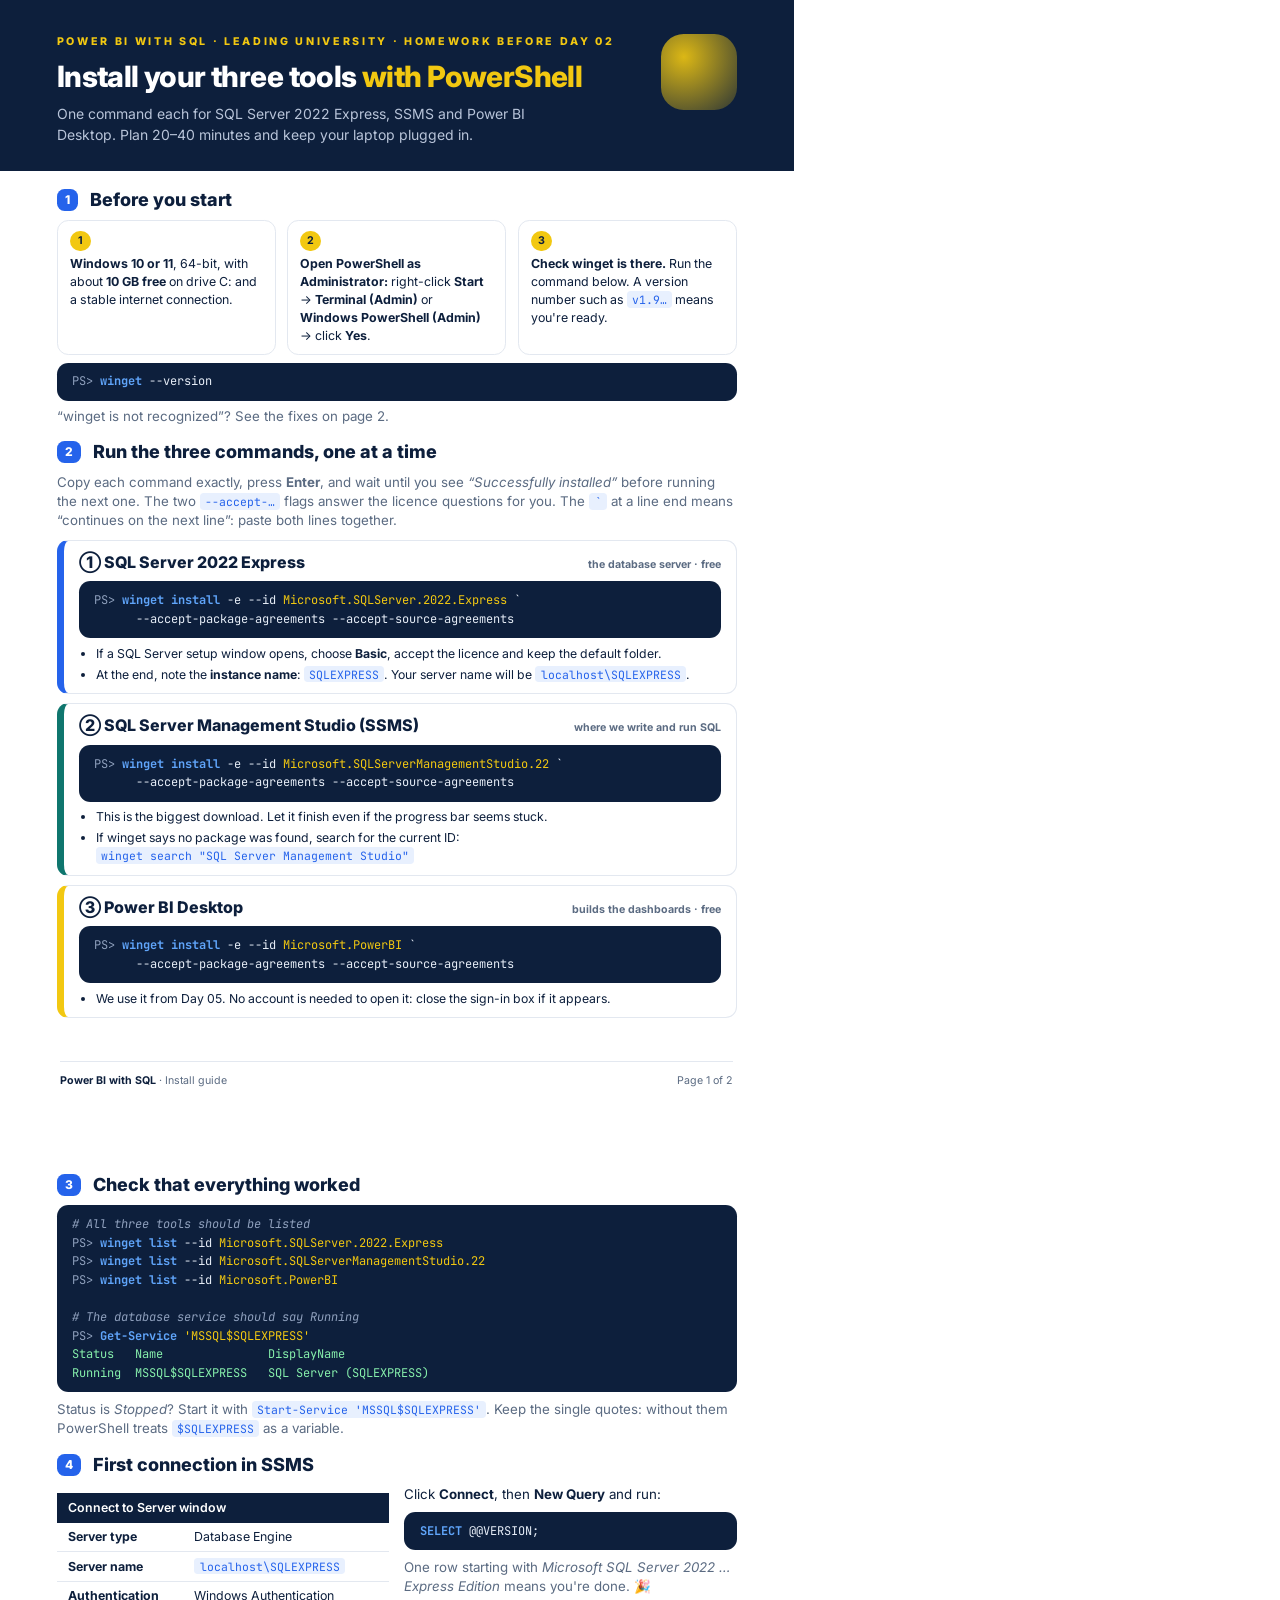
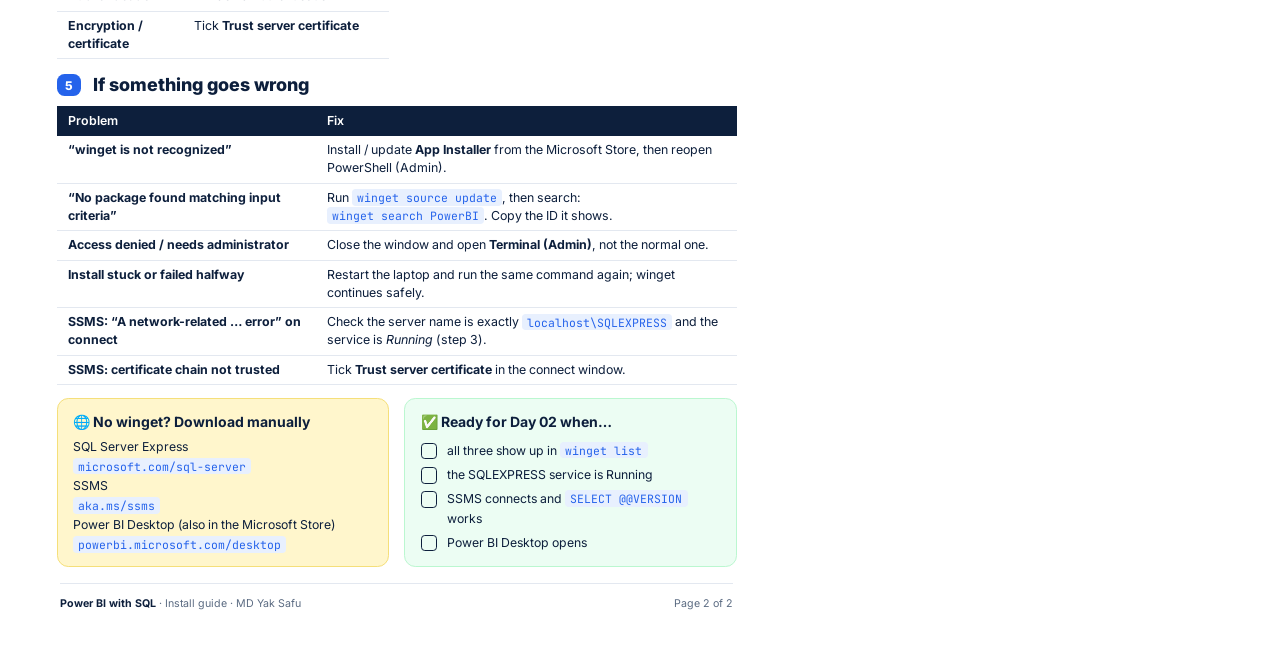
<file: day-01/install-guide.html>
<!doctype html>
<html lang="en">
<head>
<meta charset="utf-8">
<title>Install your tools with PowerShell — Power BI with SQL</title>
<link href="https://fonts.googleapis.com/css2?family=Inter:wght@400;500;600;700;800&family=JetBrains+Mono:wght@400;700&display=swap" rel="stylesheet">
<style>
  /* Source of install-tools.pdf. Print with Chrome: A4, no headers/footers. */
  @page { size: A4; margin: 0; }
  :root { --navy:#0D1F3C; --yellow:#F2C811; --yellow-l:#FFF6CC; --blue:#2563EB; --blue-l:#E8F0FE; --teal:#0F766E; --teal-l:#E3F3F1; --orange:#C2410C; --muted:#5B6B82; --line:#E3E8F0; --ok:#16A34A; --bad:#DC2626; }
  * { box-sizing: border-box; margin: 0; padding: 0; }
  body { font-family: "Inter", "Segoe UI", sans-serif; color: var(--navy); -webkit-print-color-adjust: exact; print-color-adjust: exact; font-size: 10pt; line-height: 1.45; }
  code, .cmd { font-family: "JetBrains Mono", Consolas, monospace; font-variant-ligatures: none; }
  .page { width: 210mm; height: 297mm; padding: 13mm 15mm 16mm; position: relative; overflow: hidden; page-break-after: always; }
  .page:last-child { page-break-after: auto; }
  .foot { position: absolute; left: 16mm; right: 16mm; bottom: 9mm; display: flex; justify-content: space-between; font-size: 8pt; color: var(--muted); border-top: 1px solid var(--line); padding-top: 3mm; }
  .foot b { color: var(--navy); }

  header.hero { background: var(--navy); color: #fff; margin: -13mm -15mm 4mm; padding: 9mm 15mm 7mm; position: relative; }
  header.hero::after { content: ""; position: absolute; right: 15mm; top: 9mm; width: 20mm; height: 20mm; border-radius: 6mm; background: radial-gradient(circle at 30% 30%, rgba(242,200,17,.9), rgba(242,200,17,.15)); }
  .kicker { font-size: 8pt; font-weight: 800; letter-spacing: .25em; text-transform: uppercase; color: var(--yellow); }
  h1 { font-size: 22pt; line-height: 1.1; font-weight: 800; letter-spacing: -.02em; margin-top: 3mm; max-width: 140mm; }
  h1 span { color: var(--yellow); }
  header.hero p { color: #B8C4D9; margin-top: 3mm; font-size: 10.5pt; max-width: 140mm; }
  h2 { font-size: 13.5pt; font-weight: 800; margin: 3.5mm 0 2mm; display: flex; align-items: center; gap: 3mm; }
  h2 .n { background: var(--blue); color: #fff; border-radius: 2mm; font-size: 9pt; padding: .6mm 2.2mm; }
  p.note { color: var(--muted); }

  .cmd { background: var(--navy); color: #E6EDF7; border-radius: 3mm; padding: 2.6mm 4mm; font-size: 9pt; line-height: 1.55; white-space: pre; margin-top: 2mm; }
  .cmd .p { color: #8FA0BD; } .cmd .kw { color: #60A5FA; font-weight: 700; } .cmd .s { color: var(--yellow); } .cmd .c { color: #8FA0BD; font-style: italic; } .cmd .r { color: #86EFAC; }
  code.i { background: var(--blue-l); color: var(--blue); padding: .2mm 1.4mm; border-radius: 1mm; font-size: 8.6pt; white-space: nowrap; }

  .steps { display: grid; grid-template-columns: repeat(3, 1fr); gap: 3mm; }
  .step { border: 1px solid var(--line); border-radius: 3mm; padding: 2.4mm 3.2mm; }
  .step b { display: inline-grid; place-items: center; width: 5.5mm; height: 5.5mm; border-radius: 50%; background: var(--yellow); font-size: 8pt; margin-bottom: 1mm; }
  .step p { font-size: 9.3pt; }

  .tool { border: 1px solid var(--line); border-left: 2mm solid var(--blue); border-radius: 3mm; padding: 2.6mm 4mm; margin-top: 2.4mm; break-inside: avoid; }
  .tool.ss { border-left-color: var(--teal); } .tool.pb { border-left-color: var(--yellow); }
  .tool .top { display: flex; justify-content: space-between; align-items: baseline; gap: 4mm; }
  .tool h3 { font-size: 12pt; font-weight: 800; }
  .tool .tag { font-size: 8pt; font-weight: 700; color: var(--muted); white-space: nowrap; }
  .tool ul { margin: 1.8mm 0 0 4.5mm; font-size: 9.2pt; }
  .tool li { margin-top: .8mm; }

  table { width: 100%; border-collapse: collapse; font-size: 9.3pt; margin-top: 2mm; }
  th { background: var(--navy); color: #fff; text-align: left; padding: 1.6mm 3mm; font-weight: 600; }
  td { border-bottom: 1px solid var(--line); padding: 1.4mm 3mm; vertical-align: top; }
  td:first-child { font-weight: 700; width: 38%; }

  .box { border-radius: 3mm; padding: 3mm 4mm; margin-top: 3.5mm; font-size: 9.2pt; line-height: 1.6; break-inside: avoid; }
  .box.y { background: var(--yellow-l); border: 1px solid #F5DF7A; }
  .box.g { background: #ECFDF3; border: 1px solid #BBF7D0; }
  .box h4 { font-size: 10.5pt; margin-bottom: 1mm; }
  .two { display: grid; grid-template-columns: 1fr 1fr; gap: 4mm; }
  .check { list-style: none; margin-top: 2mm; }
  .check li { padding-left: 7mm; position: relative; margin-top: 1.2mm; }
  .check li::before { content: ""; position: absolute; left: 0; top: .6mm; width: 3.8mm; height: 3.8mm; border: 1.5px solid var(--navy); border-radius: 1mm; }
</style>
</head>
<body>

<!-- ============ PAGE 1 ============ -->
<section class="page">
  <header class="hero">
    <div class="kicker">Power BI with SQL · Leading University · Homework before Day 02</div>
    <h1>Install your three tools <span>with PowerShell</span></h1>
    <p>One command each for SQL Server 2022 Express, SSMS and Power BI Desktop. Plan 20–40 minutes and keep your laptop plugged in.</p>
  </header>

  <h2><span class="n">1</span> Before you start</h2>
  <div class="steps">
    <div class="step"><b>1</b><p><strong>Windows 10 or 11</strong>, 64-bit, with about <strong>10 GB free</strong> on drive C: and a stable internet connection.</p></div>
    <div class="step"><b>2</b><p><strong>Open PowerShell as Administrator:</strong> right-click <strong>Start</strong> → <strong>Terminal (Admin)</strong> or <strong>Windows PowerShell (Admin)</strong> → click <strong>Yes</strong>.</p></div>
    <div class="step"><b>3</b><p><strong>Check winget is there.</strong> Run the command below. A version number such as <code class="i">v1.9…</code> means you're ready.</p></div>
  </div>
  <div class="cmd"><span class="p">PS&gt; </span><span class="kw">winget</span> --version</div>
  <p class="note" style="margin-top:1.5mm">“winget is not recognized”? See the fixes on page 2.</p>

  <h2><span class="n">2</span> Run the three commands, one at a time</h2>
  <p class="note">Copy each command exactly, press <strong>Enter</strong>, and wait until you see <em>“Successfully installed”</em> before running the next one. The two <code class="i">--accept-…</code> flags answer the licence questions for you. The <code class="i">`</code> at a line end means “continues on the next line”: paste both lines together.</p>

  <div class="tool">
    <div class="top"><h3>① SQL Server 2022 Express</h3><span class="tag">the database server · free</span></div>
    <div class="cmd"><span class="p">PS&gt; </span><span class="kw">winget install</span> -e --id <span class="s">Microsoft.SQLServer.2022.Express</span> `
      --accept-package-agreements --accept-source-agreements</div>
    <ul>
      <li>If a SQL Server setup window opens, choose <strong>Basic</strong>, accept the licence and keep the default folder.</li>
      <li>At the end, note the <strong>instance name</strong>: <code class="i">SQLEXPRESS</code>. Your server name will be <code class="i">localhost\SQLEXPRESS</code>.</li>
    </ul>
  </div>

  <div class="tool ss">
    <div class="top"><h3>② SQL Server Management Studio (SSMS)</h3><span class="tag">where we write and run SQL</span></div>
    <div class="cmd"><span class="p">PS&gt; </span><span class="kw">winget install</span> -e --id <span class="s">Microsoft.SQLServerManagementStudio.22</span> `
      --accept-package-agreements --accept-source-agreements</div>
    <ul>
      <li>This is the biggest download. Let it finish even if the progress bar seems stuck.</li>
      <li>If winget says no package was found, search for the current ID: <code class="i">winget search "SQL Server Management Studio"</code></li>
    </ul>
  </div>

  <div class="tool pb">
    <div class="top"><h3>③ Power BI Desktop</h3><span class="tag">builds the dashboards · free</span></div>
    <div class="cmd"><span class="p">PS&gt; </span><span class="kw">winget install</span> -e --id <span class="s">Microsoft.PowerBI</span> `
      --accept-package-agreements --accept-source-agreements</div>
    <ul>
      <li>We use it from Day 05. No account is needed to open it: close the sign-in box if it appears.</li>
    </ul>
  </div>

  <div class="foot"><span><b>Power BI with SQL</b> · Install guide</span><span>Page 1 of 2</span></div>
</section>

<!-- ============ PAGE 2 ============ -->
<section class="page">
  <h2 style="margin-top:0"><span class="n">3</span> Check that everything worked</h2>
  <div class="cmd"><span class="c"># All three tools should be listed</span>
<span class="p">PS&gt; </span><span class="kw">winget list</span> --id <span class="s">Microsoft.SQLServer.2022.Express</span>
<span class="p">PS&gt; </span><span class="kw">winget list</span> --id <span class="s">Microsoft.SQLServerManagementStudio.22</span>
<span class="p">PS&gt; </span><span class="kw">winget list</span> --id <span class="s">Microsoft.PowerBI</span>

<span class="c"># The database service should say Running</span>
<span class="p">PS&gt; </span><span class="kw">Get-Service</span> <span class="s">'MSSQL$SQLEXPRESS'</span>
<span class="r">Status   Name               DisplayName</span>
<span class="r">Running  MSSQL$SQLEXPRESS   SQL Server (SQLEXPRESS)</span></div>
  <p class="note" style="margin-top:2mm">Status is <em>Stopped</em>? Start it with <code class="i">Start-Service 'MSSQL$SQLEXPRESS'</code>. Keep the single quotes: without them PowerShell treats <code class="i">$SQLEXPRESS</code> as a variable.</p>

  <h2><span class="n">4</span> First connection in SSMS</h2>
  <div class="two">
    <table>
      <tr><th colspan="2">Connect to Server window</th></tr>
      <tr><td>Server type</td><td>Database Engine</td></tr>
      <tr><td>Server name</td><td><code class="i">localhost\SQLEXPRESS</code></td></tr>
      <tr><td>Authentication</td><td>Windows Authentication</td></tr>
      <tr><td>Encryption / certificate</td><td>Tick <strong>Trust server certificate</strong></td></tr>
    </table>
    <div>
      <p>Click <strong>Connect</strong>, then <strong>New Query</strong> and run:</p>
      <div class="cmd"><span class="kw">SELECT</span> @@VERSION;</div>
      <p class="note" style="margin-top:2mm">One row starting with <em>Microsoft SQL Server 2022 … Express Edition</em> means you're done. 🎉</p>
    </div>
  </div>

  <h2><span class="n">5</span> If something goes wrong</h2>
  <table>
    <tr><th>Problem</th><th>Fix</th></tr>
    <tr><td>“winget is not recognized”</td><td>Install / update <strong>App Installer</strong> from the Microsoft Store, then reopen PowerShell (Admin).</td></tr>
    <tr><td>“No package found matching input criteria”</td><td>Run <code class="i">winget source update</code>, then search: <code class="i">winget search PowerBI</code>. Copy the ID it shows.</td></tr>
    <tr><td>Access denied / needs administrator</td><td>Close the window and open <strong>Terminal (Admin)</strong>, not the normal one.</td></tr>
    <tr><td>Install stuck or failed halfway</td><td>Restart the laptop and run the same command again; winget continues safely.</td></tr>
    <tr><td>SSMS: “A network-related … error” on connect</td><td>Check the server name is exactly <code class="i">localhost\SQLEXPRESS</code> and the service is <em>Running</em> (step 3).</td></tr>
    <tr><td>SSMS: certificate chain not trusted</td><td>Tick <strong>Trust server certificate</strong> in the connect window.</td></tr>
  </table>

  <div class="two">
    <div class="box y">
      <h4>🌐 No winget? Download manually</h4>
      <p>SQL Server Express<br><code class="i">microsoft.com/sql-server</code><br>
      SSMS<br><code class="i">aka.ms/ssms</code><br>
      Power BI Desktop (also in the Microsoft Store)<br><code class="i">powerbi.microsoft.com/desktop</code></p>
    </div>
    <div class="box g">
      <h4>✅ Ready for Day 02 when…</h4>
      <ul class="check">
        <li>all three show up in <code class="i">winget list</code></li>
        <li>the SQLEXPRESS service is Running</li>
        <li>SSMS connects and <code class="i">SELECT @@VERSION</code> works</li>
        <li>Power BI Desktop opens</li>
      </ul>
    </div>
  </div>

  <div class="foot"><span><b>Power BI with SQL</b> · Install guide · MD Yak Safu</span><span>Page 2 of 2</span></div>
</section>

</body>
</html>
</file>
<file: assets/deck.css>
/* ============================================================
   Power BI with SQL — slide deck styles (shared by every day)
   ============================================================ */
:root {
  --navy: #0D1F3C;
  --navy-2: #162B52;
  --yellow: #F2C811;
  --yellow-l: #FFF6CC;
  --blue: #2563EB;
  --blue-l: #E8F0FE;
  --orange: #C2410C;
  --orange-l: #FDEEE6;
  --teal: #0F766E;
  --teal-l: #E3F3F1;
  --ink: #0D1F3C;
  --muted: #5B6B82;
  --line: #E3E8F0;
  --bg: #F7F9FC;
  --card: #FFFFFF;
  --ok: #16A34A;
  --bad: #DC2626;
  --ease: cubic-bezier(.2, .7, .2, 1);
}

* { box-sizing: border-box; margin: 0; padding: 0; }
html, body { height: 100%; }
body {
  background: #07122A;
  overflow: hidden;
  font-family: "Inter", system-ui, -apple-system, "Segoe UI", sans-serif;
  color: var(--ink);
  -webkit-font-smoothing: antialiased;
}
code, .mono { font-family: "JetBrains Mono", Consolas, monospace; }

/* ---------- Stage: fixed 16:9 canvas scaled to the window ---------- */
.deck { position: fixed; inset: 0; display: grid; place-items: center; }
.stage {
  width: 1280px; height: 720px; position: relative; flex: none;
  transform-origin: center; overflow: hidden;
  box-shadow: 0 30px 80px rgba(0, 0, 0, .45);
}

/* ---------- Slides ---------- */
.slide {
  position: absolute; inset: 0;
  background: var(--bg);
  padding: 56px 80px 76px;
  display: flex; flex-direction: column;
  opacity: 0; visibility: hidden;
  transform: translateX(60px);
  transition: opacity .55s var(--ease), transform .55s var(--ease), visibility .55s;
}
.slide.past { transform: translateX(-60px); }
.slide.active { opacity: 1; visibility: visible; transform: none; }

.slide.dark {
  background:
    radial-gradient(900px 500px at 85% 15%, rgba(37, 99, 235, .28), transparent 60%),
    radial-gradient(700px 500px at 5% 100%, rgba(242, 200, 17, .12), transparent 60%),
    var(--navy);
  color: #fff;
}

/* ---------- Typography ---------- */
.kicker {
  font-size: 14px; font-weight: 700; letter-spacing: .28em; text-transform: uppercase;
  color: var(--blue); display: flex; align-items: center; gap: 12px;
}
.kicker .num {
  background: var(--blue); color: #fff; letter-spacing: 0; border-radius: 6px;
  padding: 3px 8px; font-size: 13px;
}
.dark .kicker { color: var(--yellow); }
h1 { font-size: 104px; line-height: .98; font-weight: 800; letter-spacing: -.035em; }
h2 { font-size: 46px; line-height: 1.1; font-weight: 800; letter-spacing: -.02em; margin-top: 12px; }
h3 { font-size: 24px; font-weight: 700; letter-spacing: -.01em; }
.lead { font-size: 22px; line-height: 1.5; color: var(--muted); margin-top: 14px; max-width: 920px; }
.dark .lead { color: #B8C4D9; }
.hl { color: var(--yellow); }
.blue { color: var(--blue); }
.muted { color: var(--muted); }
.body { flex: 1; display: flex; align-items: center; gap: 48px; margin-top: 20px; min-height: 0; }
.center { justify-content: center; }

/* ---------- Cards ---------- */
.card {
  background: var(--card); border: 1px solid var(--line); border-radius: 18px;
  padding: 26px 28px; box-shadow: 0 10px 30px rgba(13, 31, 60, .06);
}
.badge {
  width: 52px; height: 52px; border-radius: 14px; display: grid; place-items: center;
  font-size: 26px; background: var(--blue-l); flex: none;
}
.pill {
  display: inline-block; padding: 5px 12px; border-radius: 999px; font-size: 14px;
  font-weight: 700; background: var(--blue-l); color: var(--blue);
}

/* ---------- Data tables ---------- */
.tbl-wrap { display: flex; flex-direction: column; gap: 10px; }
.tbl-title {
  font-size: 14px; font-weight: 700; letter-spacing: .16em; text-transform: uppercase; color: var(--muted);
  display: flex; align-items: center; gap: 10px;
}
.tbl {
  border-collapse: separate; border-spacing: 0; font-size: 20px; background: #fff;
  border: 1px solid var(--line); border-radius: 14px; overflow: hidden;
  box-shadow: 0 10px 30px rgba(13, 31, 60, .07);
}
.tbl th {
  background: var(--navy); color: #fff; text-align: left; font-weight: 600; font-size: 16px;
  padding: 12px 22px; white-space: nowrap;
}
.tbl td { padding: 11px 22px; border-top: 1px solid var(--line); white-space: nowrap; }
.tbl td.num { font-family: "JetBrains Mono", Consolas, monospace; font-size: 18px; }
.key {
  font-size: 11px; font-weight: 800; letter-spacing: .08em; padding: 2px 6px; border-radius: 5px;
  background: var(--yellow); color: var(--navy); margin-left: 8px; vertical-align: 2px;
}
.key.fk { background: #93C5FD; }

/* ---------- Code ---------- */
.code {
  background: var(--navy); color: #E6EDF7; border-radius: 18px; padding: 30px 34px;
  font-family: "JetBrains Mono", Consolas, monospace; font-size: 26px; line-height: 1.7;
  box-shadow: 0 20px 40px rgba(13, 31, 60, .2); position: relative;
}
.code .kw { color: #60A5FA; font-weight: 700; }
.code .str { color: var(--yellow); }
.code .op { color: #F472B6; }
.code .dots { position: absolute; top: 14px; left: 18px; display: flex; gap: 7px; }
.code .dots i { width: 11px; height: 11px; border-radius: 50%; background: #334766; display: block; }

/* ---------- Animations (play each time a slide becomes active) ---------- */
.a { opacity: 0; }
.active .a {
  animation: fadeUp .75s var(--ease) both;
  animation-delay: calc(var(--i, 0) * 130ms + 150ms);
}
.active .a.pop   { animation-name: pop; }
.active .a.left  { animation-name: fadeLeft; }
.active .a.right { animation-name: fadeRight; }
.active .a.fade  { animation-name: fade; }

@keyframes fadeUp    { from { opacity: 0; transform: translateY(26px); } to { opacity: 1; transform: none; } }
@keyframes fadeLeft  { from { opacity: 0; transform: translateX(-36px); } to { opacity: 1; transform: none; } }
@keyframes fadeRight { from { opacity: 0; transform: translateX(36px); } to { opacity: 1; transform: none; } }
@keyframes fade      { from { opacity: 0; } to { opacity: 1; } }
@keyframes pop       { 0% { opacity: 0; transform: scale(.7); } 70% { opacity: 1; transform: scale(1.05); } 100% { opacity: 1; transform: scale(1); } }
@keyframes pulse     { 0%, 100% { box-shadow: 0 0 0 0 rgba(242, 200, 17, .6); } 50% { box-shadow: 0 0 0 12px rgba(242, 200, 17, 0); } }
@keyframes shake     { 0%, 100% { transform: translateX(0); } 20%, 60% { transform: translateX(-8px); } 40%, 80% { transform: translateX(8px); } }
@keyframes draw      { to { stroke-dashoffset: 0; } }
@keyframes grow      { from { transform: scaleY(0); } to { transform: scaleY(1); } }
@keyframes float     { 0%, 100% { transform: translateY(0); } 50% { transform: translateY(-10px); } }

/* Fragments: hidden until the presenter presses Next */
.frag { opacity: 0; transform: translateY(10px); transition: opacity .45s var(--ease), transform .45s var(--ease); }
.frag.on { opacity: 1; transform: none; }

/* ---------- Presenter UI ---------- */
.ui-foot {
  position: absolute; left: 80px; right: 80px; bottom: 26px; display: flex; justify-content: space-between;
  align-items: center; font-size: 13px; font-weight: 600; color: var(--muted); z-index: 20; pointer-events: none;
}
.ui-foot .brand b { color: var(--ink); }
.stage[data-theme="dark"] .ui-foot, .stage[data-theme="dark"] .ui-foot .brand b { color: #8FA0BD; }
.progress { position: absolute; left: 0; right: 0; bottom: 0; height: 5px; background: rgba(13, 31, 60, .08); z-index: 20; }
.progress span { display: block; height: 100%; width: 0; background: linear-gradient(90deg, var(--blue), var(--yellow)); transition: width .5s var(--ease); }
.nav {
  position: absolute; bottom: 14px; width: 40px; height: 40px; border-radius: 50%; border: 1px solid var(--line);
  background: rgba(255, 255, 255, .9); color: var(--navy); font-size: 24px; line-height: 1; cursor: pointer; z-index: 21;
  opacity: 0; transition: opacity .3s;
}
.stage:hover .nav { opacity: 1; }
.nav.prev { right: 74px; }
.nav.next { right: 26px; }
.nav:focus-visible { opacity: 1; outline: 3px solid var(--yellow); }
.hint {
  position: fixed; bottom: 14px; left: 50%; transform: translateX(-50%); color: #8FA0BD; font-size: 13px;
  background: rgba(13, 31, 60, .85); padding: 8px 14px; border-radius: 999px; transition: opacity .6s; z-index: 50;
}
.hint kbd { background: #24385E; color: #fff; padding: 1px 7px; border-radius: 4px; font-family: inherit; }

@media (prefers-reduced-motion: reduce) {
  *, *::before, *::after { animation-duration: .01ms !important; animation-iteration-count: 1 !important; transition-duration: .01ms !important; }
}
@media print {
  body { overflow: visible; background: #fff; }
  .deck { position: static; display: block; }
  .stage { transform: none !important; box-shadow: none; height: auto; overflow: visible; }
  .slide { position: relative; opacity: 1; visibility: visible; transform: none; height: 720px; page-break-after: always; }
  .a, .frag { opacity: 1 !important; transform: none !important; animation: none !important; }
  .ui-foot, .progress, .nav, .hint { display: none; }
}
</file>
